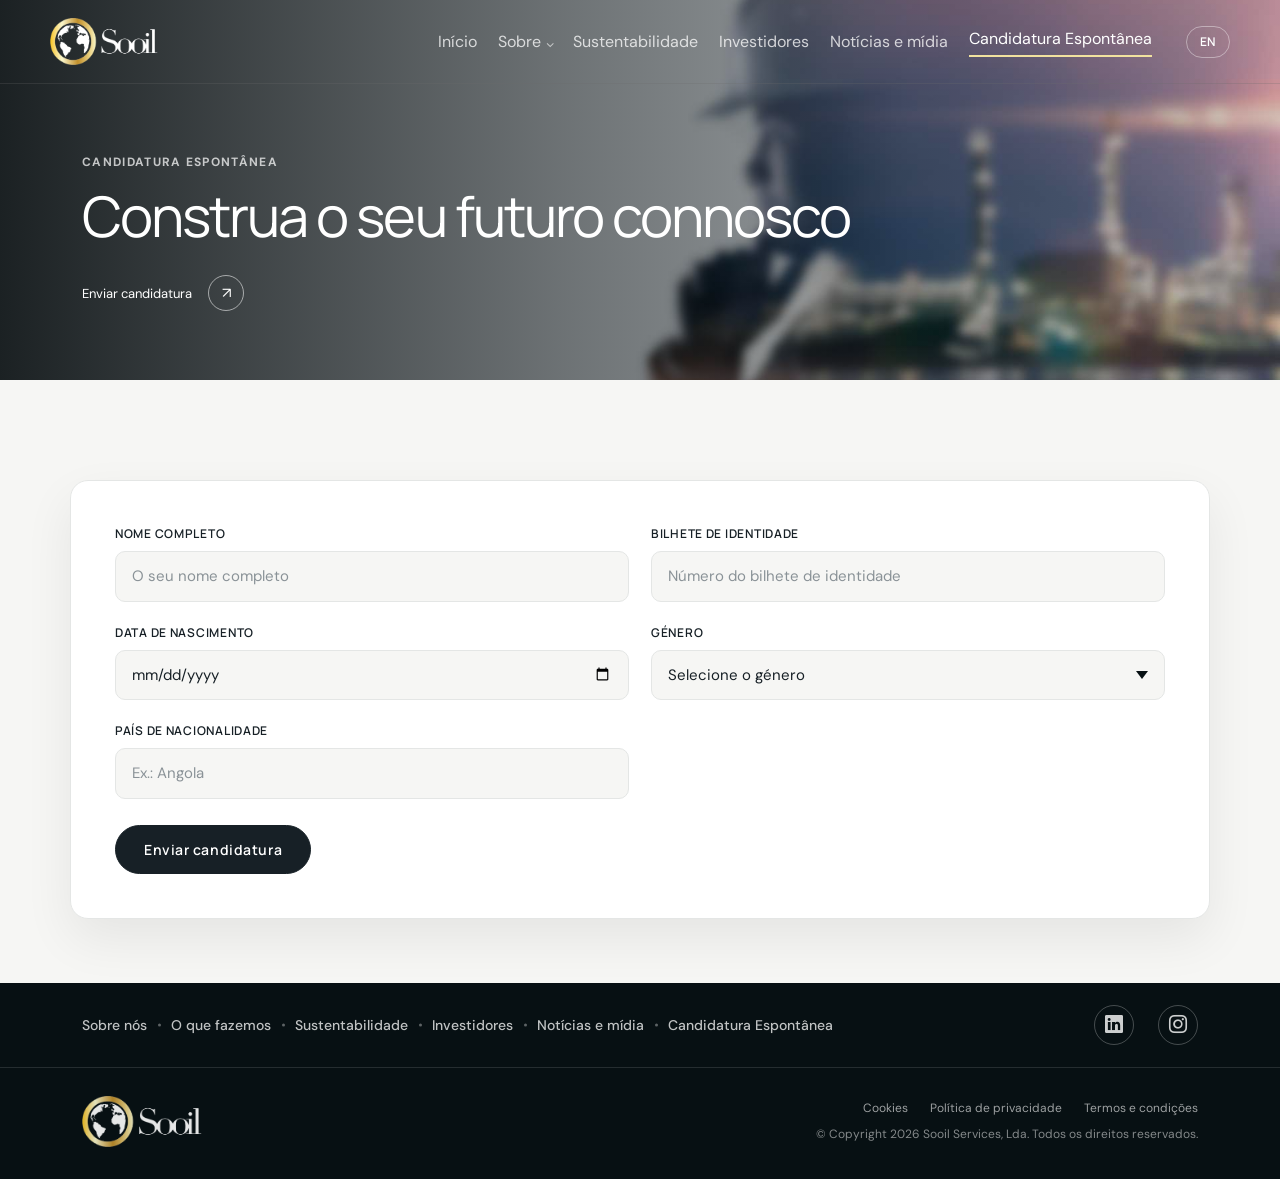
<file: careers.html>
<!doctype html>
<html lang="pt">
  <head>
    <meta charset="UTF-8" />
    <meta name="viewport" content="width=device-width, initial-scale=1.0" />
    <meta
      name="description"
      content="Candidatura Espontânea — Sooil Services, envie-nos a sua candidatura e junte-se à nossa equipa em Angola."
    />
    <title>Candidatura Espontânea — Sooil Services</title>

    <link rel="preconnect" href="https://fonts.googleapis.com" />
    <link rel="preconnect" href="https://fonts.gstatic.com" crossorigin />
    <link rel="icon" type="image/png" href="assets/img/logo/favicone.png" />
    <link rel="icon" type="image/x-icon" href="assets/img/logo/favicone.png" />

    <link
      href="https://fonts.googleapis.com/css2?family=DM+Sans:wght@400;500;600;700&family=Manrope:wght@400;500;600;700&display=swap"
      rel="stylesheet"
    />

    <link
      href="https://cdn.jsdelivr.net/npm/bootstrap@5.3.3/dist/css/bootstrap.min.css"
      rel="stylesheet"
    />

    <!-- Bootstrap Icons -->
    <link
      href="https://cdn.jsdelivr.net/npm/bootstrap-icons@1.11.3/font/bootstrap-icons.min.css"
      rel="stylesheet"
    />
    <link rel="stylesheet" href="assets/css/style.css" />
    <link rel="stylesheet" href="assets/css/about.css" />
    <link
      rel="preload"
      as="image"
      href="assets/img/images/careers-bg.jpg"
      fetchpriority="high"
    />
    <script>
      document.documentElement.classList.add("site-loading");
      window.addEventListener("load", () => {
        window.setTimeout(
          () => document.documentElement.classList.remove("site-loading"),
          250,
        );
      });
    </script>
  </head>
  <body>
    <div class="site-preloader" role="status" aria-label="A carregar o site">
      <span class="site-preloader__spinner" aria-hidden="true"></span>
    </div>
    <!-- HEADER -->
    <header class="header" id="top">
      <a class="brand" href="index.html"
        ><img src="assets/img/logo/logo.png" width="100" height="20" alt=""
      /></a>

      <nav class="desktop-nav" aria-label="Primary navigation">
        <a href="index.html">Home</a>
        <div class="nav-item">
          <a href="#0">About</a>
          <div class="dropdown">
            <a href="about.html">About Us</a>
            <a href="history.html">Our history</a>
            <a href="what-we-do.html">What we do</a>
          </div>
        </div>
        <a href="sustainability.html">Sustainability</a>
        <a href="investors.html">Investors</a>
        <a href="news.html">News &amp; Media</a>
        <a class="active" href="careers.html">Candidatura Espontânea</a>
      </nav>

      <div class="header-actions">
        <button
          class="lang-btn"
          id="langBtn"
          aria-label="Translate to Portuguese"
        >
          EN
        </button>
        <button
          class="menu-btn"
          id="menuBtn"
          aria-label="Open menu"
          aria-expanded="false"
        >
          <span></span>
          <span></span>
          <span></span>
        </button>
      </div>

      <nav class="mobile-nav" id="mobileNav">
        <a href="index.html">Home</a>
        <a href="about.html">About Us</a>
        <a href="history.html">Our history</a>
        <a href="sustainability.html">Sustainability</a>
        <a href="investors.html">Investors</a>
        <a href="news.html">News &amp; Media</a>
        <a class="active" href="careers.html">Candidatura Espontânea</a>
      </nav>
    </header>

    <main>
      <!-- PAGE HERO -->
      <section class="page-hero page-hero--compact">
        <div class="page-hero-bg">
          <img
            src="assets/img/images/careers-bg.jpg"
            alt="Professionals collaborating in an office"
          />
        </div>

        <div class="container">
          <p class="eyebrow light" data-aos="fade-up" data-aos-delay="100">
            Candidatura Espontânea
          </p>
          <h1 data-aos="fade-up" data-aos-delay="200">
            Construa o seu futuro connosco
          </h1>
          <a class="circle-link light" href="#candidatura"
            ><span>Enviar candidatura</span><b>↗</b></a
          >
        </div>
      </section>

      <!-- FORM -->
      <section class="section container" id="candidatura">
        <form class="candidate-form" id="candidaturaForm" data-aos="fade-up">
          <div class="candidate-grid">
            <label class="candidate-field">
              <span>Nome completo</span>
              <input
                type="text"
                name="nome"
                required
                autocomplete="name"
                placeholder="O seu nome completo"
              />
            </label>

            <label class="candidate-field">
              <span>Bilhete de Identidade</span>
              <input
                type="text"
                name="bi"
                required
                placeholder="Número do bilhete de identidade"
              />
            </label>

            <label class="candidate-field">
              <span>Data de nascimento</span>
              <input type="date" name="data_nascimento" required />
            </label>

            <label class="candidate-field">
              <span>Género</span>
              <select name="genero" required>
                <option value="" disabled selected>Selecione o género</option>
                <option value="Masculino">Masculino</option>
                <option value="Feminino">Feminino</option>
              </select>
            </label>

            <label class="candidate-field">
              <span>País de nacionalidade</span>
              <input
                type="text"
                name="pais"
                required
                autocomplete="country-name"
                placeholder="Ex.: Angola"
              />
            </label>
          </div>

          <div class="candidate-actions">
            <button class="candidate-submit" type="submit">
              Enviar candidatura
            </button>
          </div>

          <p class="candidate-note" id="candidaturaOk" hidden>
            O seu programa de e-mail abre com a candidatura preenchida.
          </p>
        </form>
      </section>
    </main>

    <!-- FOOTER -->
    <footer class="bg-dark">
      <div class="footer" data-script="footer">
        <section class="footer--top">
          <article class="container" aria-label="Social">
            <div class="footer--links">
              <ul class="footer--list">
                <li class="footer--listItem">
                  <a href="about.html" class="footer--link text-small"
                    >About Us</a
                  >
                </li>
                <li class="footer--listItem">
                  <a href="what-we-do.html" class="footer--link text-small"
                    >What We Do</a
                  >
                </li>
                <li class="footer--listItem">
                  <a href="sustainability.html" class="footer--link text-small"
                    >Sustainability</a
                  >
                </li>
                <li class="footer--listItem">
                  <a href="investors.html" class="footer--link text-small"
                    >Investors</a
                  >
                </li>
                <li class="footer--listItem">
                  <a href="news.html" class="footer--link text-small"
                    >News &amp; Media</a
                  >
                </li>
                <li class="footer--listItem">
                  <a href="careers.html" class="footer--link text-small"
                    >Candidatura Espontânea</a
                  >
                </li>
              </ul>
            </div>

            <div class="footer--socialMedia">
              <ul class="no-list-style">
                <li class="footer--socialLink">
                  <a href="#" class="footer--socialIcon" aria-label="LinkedIn"
                    ><i class="bi bi-linkedin"></i
                  ></a>
                </li>
                <li class="footer--socialLink">
                  <a
                    href="https://www.instagram.com/sooil_services/"
                    target="_blank"
                    rel="noopener"
                    class="footer--socialIcon"
                    aria-label="Instagram"
                    ><i class="bi bi-instagram"></i
                  ></a>
                </li>
              </ul>
            </div>
          </article>
        </section>

        <section class="footer--bottom">
          <article class="container" aria-label="Brands">
            <div class="footer--brands">
              <a
                href="index.html"
                class="footer--brandLink main"
                aria-label="Sooil Services logo"
              >
                <img
                  fetchpriority="low"
                  src="assets/img/logo/logo.png"
                  alt=""
                  class="base-icon"
                  role="presentation"
                />
              </a>
            </div>

            <div class="footer--privacy">
              <div class="footer--policyLinks">
                <p class="text-extra-small footer--policyWrapper">
                  <a href="#" class="footer--policy" data-policy="cookies"
                    >Cookies</a
                  >
                </p>
                <p class="text-extra-small footer--policyWrapper">
                  <a href="#" class="footer--policy" data-policy="privacy"
                    >Privacy policy</a
                  >
                </p>
                <p class="text-extra-small footer--policyWrapper">
                  <a href="#" class="footer--policy" data-policy="terms"
                    >Terms and conditions</a
                  >
                </p>
              </div>
              <p class="footer--copyright text-extra-small">
                &copy; Copyright 2026 Sooil Services, Lda. All Rights Reserved.
              </p>
            </div>
          </article>
        </section>
      </div>
    </footer>

    <!-- POLICY MODAL -->
    <div class="policy-modal" id="policyModal" aria-hidden="true">
      <div class="policy-modal-backdrop" data-policy-close></div>
      <div
        class="policy-modal-dialog"
        role="dialog"
        aria-modal="true"
        aria-labelledby="policyModalTitle"
      >
        <div class="policy-modal-head">
          <h3 id="policyModalTitle">Privacy center</h3>
          <button
            class="policy-modal-close"
            type="button"
            data-policy-close
            aria-label="Close"
          >
            ✕
          </button>
        </div>

        <div class="policy-modal-body">
          <section class="policy-section" id="policy-cookies">
            <h4>Cookies</h4>
            <p>
              In order to improve your experience on our website, we use cookies
              - small files stored on your device. They help us understand how
              the site is used and allow certain features to work correctly. By
              continuing to browse, you agree to their use. You can disable
              cookies at any time in your browser settings.
            </p>
          </section>

          <section class="policy-section" id="policy-privacy">
            <h4>Privacy policy</h4>
            <p>
              Your privacy matters to us. Sooil Services, Lda only collects the
              personal information you choose to share with us, for example when
              you send an email or a message. We use it solely to respond to you
              and to fulfil legal obligations, and we never sell it to third
              parties. You can request access to, correction of, or deletion of
              your data by contacting ama@sooilservices.com.
            </p>
          </section>

          <section class="policy-section" id="policy-terms">
            <h4>Terms and conditions</h4>
            <p>
              The content on this website is for general information only and
              does not constitute investment, financial or legal advice. Sooil
              Services, Lda owns the content and reserves the right to update
              these terms at any time. Using this website implies acceptance of
              these terms.
            </p>
          </section>
        </div>
      </div>
    </div>

    <button class="back-top" id="backTop" aria-label="Back to top">↑</button>

    <script src="assets/js/script.js"></script>
    <script src="assets/js/i18n.js"></script>

    <script src="assets/js/header-scroll.js"></script>

    <script src="https://cdn.jsdelivr.net/npm/bootstrap@5.3.3/dist/js/bootstrap.bundle.min.js"></script>
  </body>
</html>
</file>
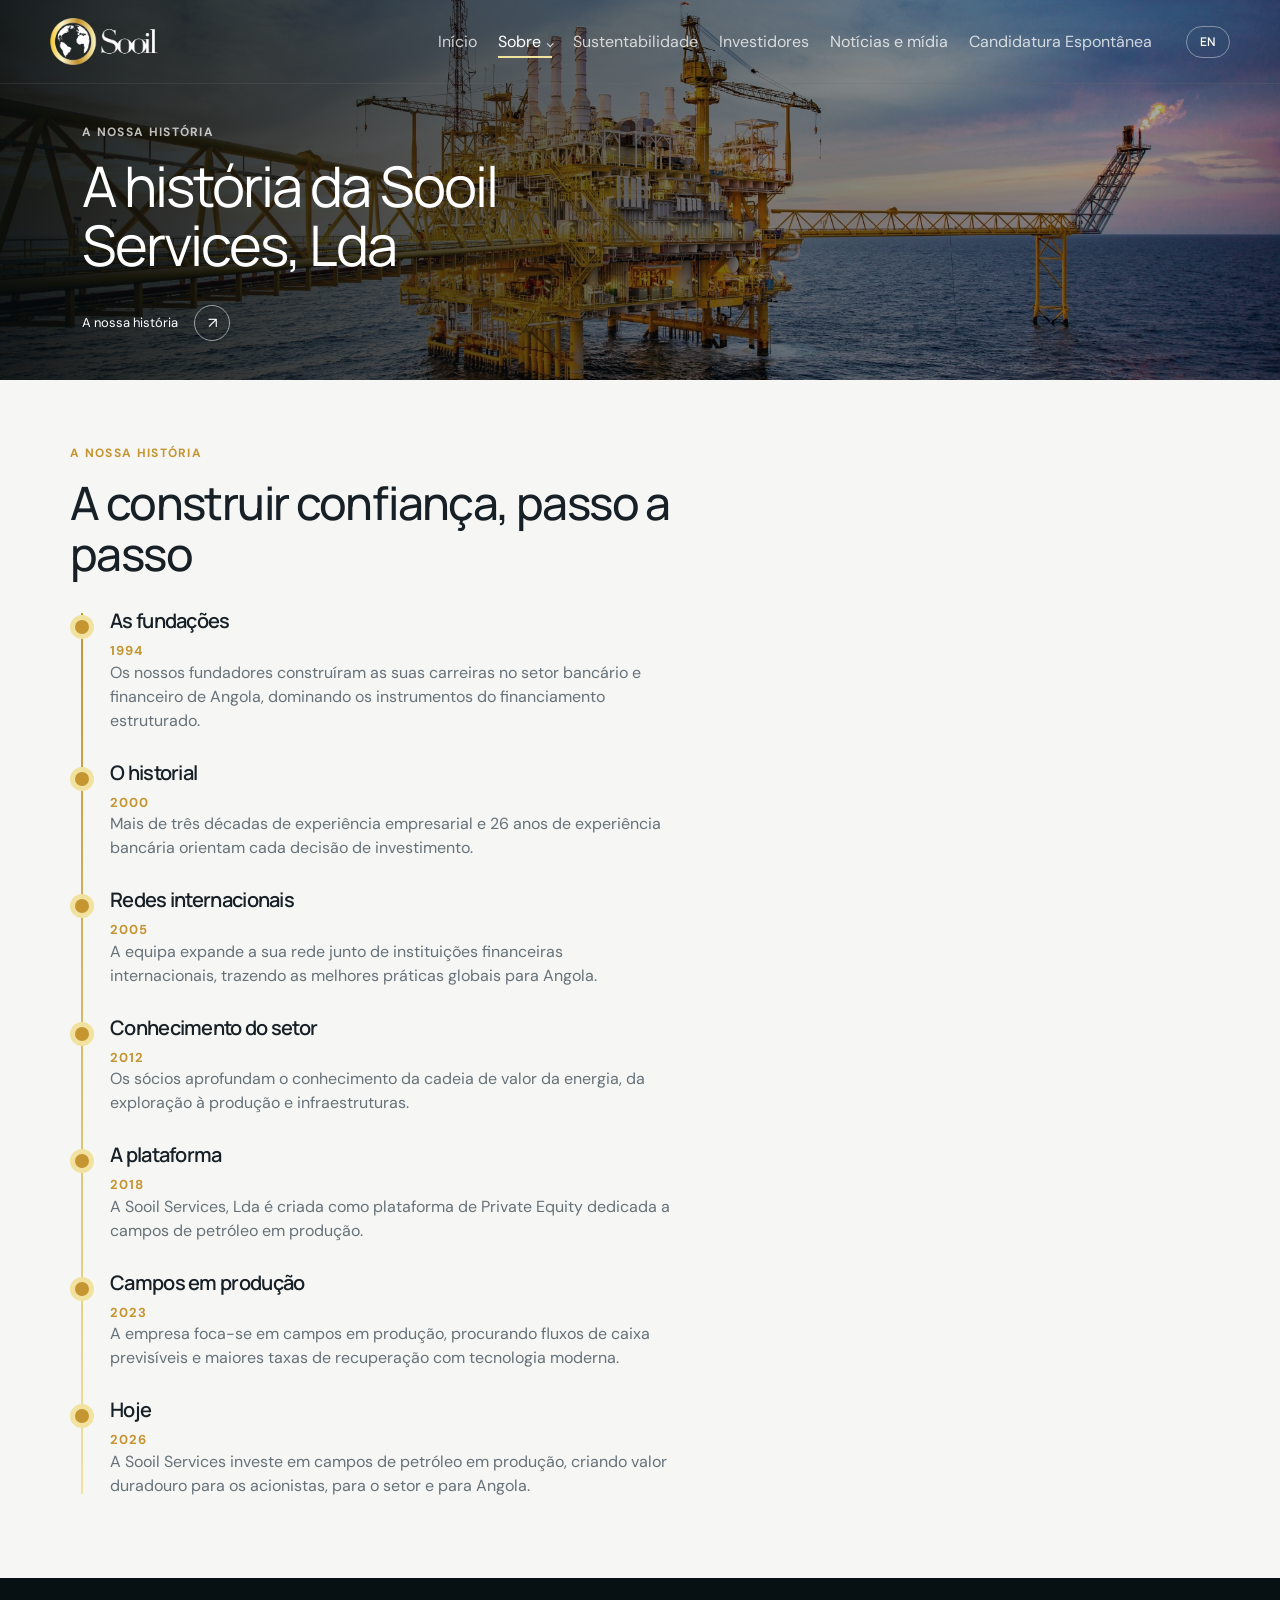
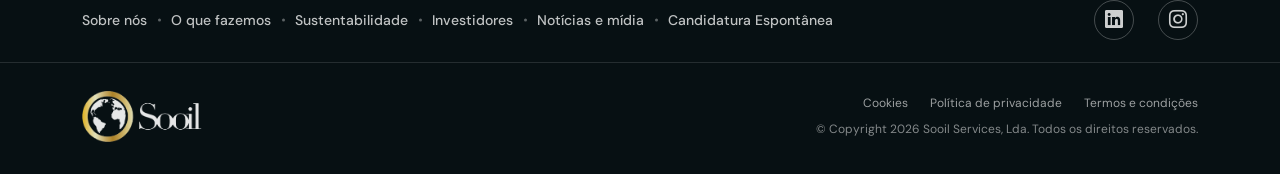
<file: history.html>
<!doctype html>
<html lang="pt">
  <head>
    <meta charset="UTF-8" />
    <meta name="viewport" content="width=device-width, initial-scale=1.0" />
    <meta
      name="description"
      content="The history of SOOIL SERVICES, LDA — an Angolan company specialized in Private Equity for producing oil fields in the Angolan Oil & Gas sector."
    />
    <title>Our History — Sooil Services</title>

    <link rel="preconnect" href="https://fonts.googleapis.com" />
    <link rel="preconnect" href="https://fonts.gstatic.com" crossorigin />
    <link rel="icon" type="image/png" href="assets/img/logo/favicone.png" />
    <link rel="icon" type="image/x-icon" href="assets/img/logo/favicone.png" />

    <link
      href="https://fonts.googleapis.com/css2?family=DM+Sans:wght@400;500;600;700&family=Manrope:wght@400;500;600;700&display=swap"
      rel="stylesheet"
    />

    <link
      href="https://cdn.jsdelivr.net/npm/bootstrap@5.3.3/dist/css/bootstrap.min.css"
      rel="stylesheet"
    />

    <!-- Bootstrap Icons -->
    <link
      href="https://cdn.jsdelivr.net/npm/bootstrap-icons@1.11.3/font/bootstrap-icons.min.css"
      rel="stylesheet"
    />

    <!-- Swiper CSS -->
    <link
      href="https://cdn.jsdelivr.net/npm/swiper@11/swiper-bundle.min.css"
      rel="stylesheet"
    />
    <link rel="stylesheet" href="assets/css/style.css" />
    <link rel="stylesheet" href="assets/css/about.css" />
    <link
      rel="preload"
      as="image"
      href="assets/img/images/slide/slide01.jpg"
      fetchpriority="high"
    />
    <script>
      document.documentElement.classList.add("site-loading");
      window.addEventListener("load", () => {
        window.setTimeout(
          () => document.documentElement.classList.remove("site-loading"),
          250,
        );
      });
    </script>
  </head>
  <body>
    <div class="site-preloader" role="status" aria-label="A carregar o site">
      <span class="site-preloader__spinner" aria-hidden="true"></span>
    </div>
    <!-- HEADER -->
    <header class="header" id="top">
      <a class="brand" href="index.html"
        ><img src="assets/img/logo/logo.png" width="100" height="20" alt=""
      /></a>

      <nav class="desktop-nav" aria-label="Primary navigation">
        <a href="index.html">Home</a>
        <div class="nav-item active">
          <a href="#0">About</a>
          <div class="dropdown">
            <a href="about.html">About Us</a>
            <a href="history.html">Our history</a>
            <a href="what-we-do.html">What we do</a>
          </div>
        </div>
        <a href="sustainability.html">Sustainability</a>
        <a href="investors.html">Investors</a>
        <a href="news.html">News &amp; Media</a>
        <a href="careers.html">Candidatura Espontânea</a>
      </nav>

      <div class="header-actions">
        <button
          class="lang-btn"
          id="langBtn"
          aria-label="Translate to Portuguese"
        >
          EN
        </button>
        <button
          class="menu-btn"
          id="menuBtn"
          aria-label="Open menu"
          aria-expanded="false"
        >
          <span></span>
          <span></span>
          <span></span>
        </button>
      </div>

      <nav class="mobile-nav" id="mobileNav">
        <a href="index.html">Home</a>
        <a href="about.html">About Us</a>
        <a href="history.html">Our history</a>
        <a href="sustainability.html">Sustainability</a>
        <a href="investors.html">Investors</a>
        <a href="news.html">News &amp; Media</a>
        <a href="careers.html">Candidatura Espontânea</a>
      </nav>
    </header>

    <main>
      <!-- PAGE HERO -->
      <section class="page-hero page-hero--compact">
        <div class="page-hero-bg">
          <img
            class="hero-bg active"
            data-slide="0"
            src="assets/img/images/slide/slide01.jpg"
            alt="Professional working at an industrial facility"
          />
        </div>

        <div class="container">
          <p class="eyebrow light" data-aos="fade-up" data-aos-delay="100">
            Our history
          </p>
          <h1 data-aos="fade-up" data-aos-delay="200">
            The story of Sooil<br />
            Services, Lda
          </h1>
          <a class="circle-link light" href="#milestones"
            ><span>Our story</span><b>↗</b></a
          >
        </div>
      </section>

      <!-- MILESTONES -->
      <section class="section container" id="milestones">
        <div class="section-heading" data-aos="fade-up">
          <p class="eyebrow">Our history</p>
          <h2>Building trust, step by step</h2>
        </div>

        <div class="timeline" data-aos="fade-up">
          <div class="timeline-item">
            <span class="timeline-dot"></span>
            <div class="timeline-head">
              <h3>The foundations</h3>
              <span class="timeline-year">1994</span>
            </div>
            <p>
              Our founders built their careers in Angola's banking and financial
              sector, mastering the tools of structured finance.
            </p>
          </div>
          <div class="timeline-item">
            <span class="timeline-dot"></span>
            <div class="timeline-head">
              <h3>The track record</h3>
              <span class="timeline-year">2000</span>
            </div>
            <p>
              More than three decades of business experience and 26 years of
              banking expertise guide every investment decision.
            </p>
          </div>
          <div class="timeline-item">
            <span class="timeline-dot"></span>
            <div class="timeline-head">
              <h3>International networks</h3>
              <span class="timeline-year">2005</span>
            </div>
            <p>
              The team expands its network across international financial
              institutions, bringing global best practices to Angola.
            </p>
          </div>
          <div class="timeline-item">
            <span class="timeline-dot"></span>
            <div class="timeline-head">
              <h3>Sector expertise</h3>
              <span class="timeline-year">2012</span>
            </div>
            <p>
              Partners deepen their knowledge of the energy value chain, from
              exploration to production and infrastructure.
            </p>
          </div>
          <div class="timeline-item">
            <span class="timeline-dot"></span>
            <div class="timeline-head">
              <h3>The platform</h3>
              <span class="timeline-year">2018</span>
            </div>
            <p>
              Sooil Services, Lda is established as a Private Equity platform
              dedicated to producing oil fields.
            </p>
          </div>
          <div class="timeline-item">
            <span class="timeline-dot"></span>
            <div class="timeline-head">
              <h3>Producing fields</h3>
              <span class="timeline-year">2023</span>
            </div>
            <p>
              The company focuses on producing fields, targeting predictable
              cash flows and higher recovery rates with modern technology.
            </p>
          </div>
          <div class="timeline-item">
            <span class="timeline-dot"></span>
            <div class="timeline-head">
              <h3>Today</h3>
              <span class="timeline-year">2026</span>
            </div>
            <p>
              Sooil Services invests in producing oil fields, creating lasting
              value for shareholders, for the sector and for Angola.
            </p>
          </div>
        </div>
      </section>
    </main>

    <!-- FOOTER -->
    <footer class="bg-dark">
      <div class="footer" data-script="footer">
        <section class="footer--top">
          <article class="container" aria-label="Social">
            <div class="footer--links">
              <ul class="footer--list">
                <li class="footer--listItem">
                  <a href="about.html" class="footer--link text-small"
                    >About Us</a
                  >
                </li>
                <li class="footer--listItem">
                  <a href="what-we-do.html" class="footer--link text-small"
                    >What We Do</a
                  >
                </li>
                <li class="footer--listItem">
                  <a href="sustainability.html" class="footer--link text-small"
                    >Sustainability</a
                  >
                </li>
                <li class="footer--listItem">
                  <a href="investors.html" class="footer--link text-small"
                    >Investors</a
                  >
                </li>
                <li class="footer--listItem">
                  <a href="news.html" class="footer--link text-small"
                    >News &amp; Media</a
                  >
                </li>
                <li class="footer--listItem">
                  <a href="careers.html" class="footer--link text-small"
                    >Candidatura Espontânea</a
                  >
                </li>
              </ul>
            </div>

            <div class="footer--socialMedia">
              <ul class="no-list-style">
                <li class="footer--socialLink">
                  <a href="#" class="footer--socialIcon" aria-label="LinkedIn"
                    ><i class="bi bi-linkedin"></i
                  ></a>
                </li>
                <li class="footer--socialLink">
                  <a
                    href="https://www.instagram.com/sooil_services/"
                    target="_blank"
                    rel="noopener"
                    class="footer--socialIcon"
                    aria-label="Instagram"
                    ><i class="bi bi-instagram"></i
                  ></a>
                </li>
              </ul>
            </div>
          </article>
        </section>

        <section class="footer--bottom">
          <article class="container" aria-label="Brands">
            <div class="footer--brands">
              <a
                href="index.html"
                class="footer--brandLink main"
                aria-label="Sooil Services logo"
              >
                <img
                  fetchpriority="low"
                  src="assets/img/logo/logo.png"
                  alt=""
                  class="base-icon"
                  role="presentation"
                />
              </a>
            </div>

            <div class="footer--privacy">
              <div class="footer--policyLinks">
                <p class="text-extra-small footer--policyWrapper">
                  <a href="#" class="footer--policy" data-policy="cookies"
                    >Cookies</a
                  >
                </p>
                <p class="text-extra-small footer--policyWrapper">
                  <a href="#" class="footer--policy" data-policy="privacy"
                    >Privacy policy</a
                  >
                </p>
                <p class="text-extra-small footer--policyWrapper">
                  <a href="#" class="footer--policy" data-policy="terms"
                    >Terms and conditions</a
                  >
                </p>
              </div>
              <p class="footer--copyright text-extra-small">
                &copy; Copyright 2026 Sooil Services, Lda. All Rights Reserved.
              </p>
            </div>
          </article>
        </section>
      </div>
    </footer>

    <!-- POLICY MODAL -->
    <div class="policy-modal" id="policyModal" aria-hidden="true">
      <div class="policy-modal-backdrop" data-policy-close></div>
      <div
        class="policy-modal-dialog"
        role="dialog"
        aria-modal="true"
        aria-labelledby="policyModalTitle"
      >
        <div class="policy-modal-head">
          <h3 id="policyModalTitle">Privacy center</h3>
          <button
            class="policy-modal-close"
            type="button"
            data-policy-close
            aria-label="Close"
          >
            ✕
          </button>
        </div>

        <div class="policy-modal-body">
          <section class="policy-section" id="policy-cookies">
            <h4>Cookies</h4>
            <p>
              In order to improve your experience on our website, we use cookies
              - small files stored on your device. They help us understand how
              the site is used and allow certain features to work correctly. By
              continuing to browse, you agree to their use. You can disable
              cookies at any time in your browser settings.
            </p>
          </section>

          <section class="policy-section" id="policy-privacy">
            <h4>Privacy policy</h4>
            <p>
              Your privacy matters to us. Sooil Services, Lda only collects the
              personal information you choose to share with us, for example when
              you send an email or a message. We use it solely to respond to you
              and to fulfil legal obligations, and we never sell it to third
              parties. You can request access to, correction of, or deletion of
              your data by contacting ama@sooilservices.com.
            </p>
          </section>

          <section class="policy-section" id="policy-terms">
            <h4>Terms and conditions</h4>
            <p>
              The content on this website is for general information only and
              does not constitute investment, financial or legal advice. Sooil
              Services, Lda owns the content and reserves the right to update
              these terms at any time. Using this website implies acceptance of
              these terms.
            </p>
          </section>
        </div>
      </div>
    </div>

    <button class="back-top" id="backTop" aria-label="Back to top">↑</button>

    <!-- Swiper JS -->
    <script src="https://cdn.jsdelivr.net/npm/swiper@11/swiper-bundle.min.js"></script>

    <script src="assets/js/script.js"></script>

    <script src="assets/js/i18n.js"></script>

    <script src="assets/js/hero-slider.js"></script>
    <script src="assets/js/header-scroll.js"></script>

    <script src="https://cdn.jsdelivr.net/npm/bootstrap@5.3.3/dist/js/bootstrap.bundle.min.js"></script>
  </body>
</html>
</file>
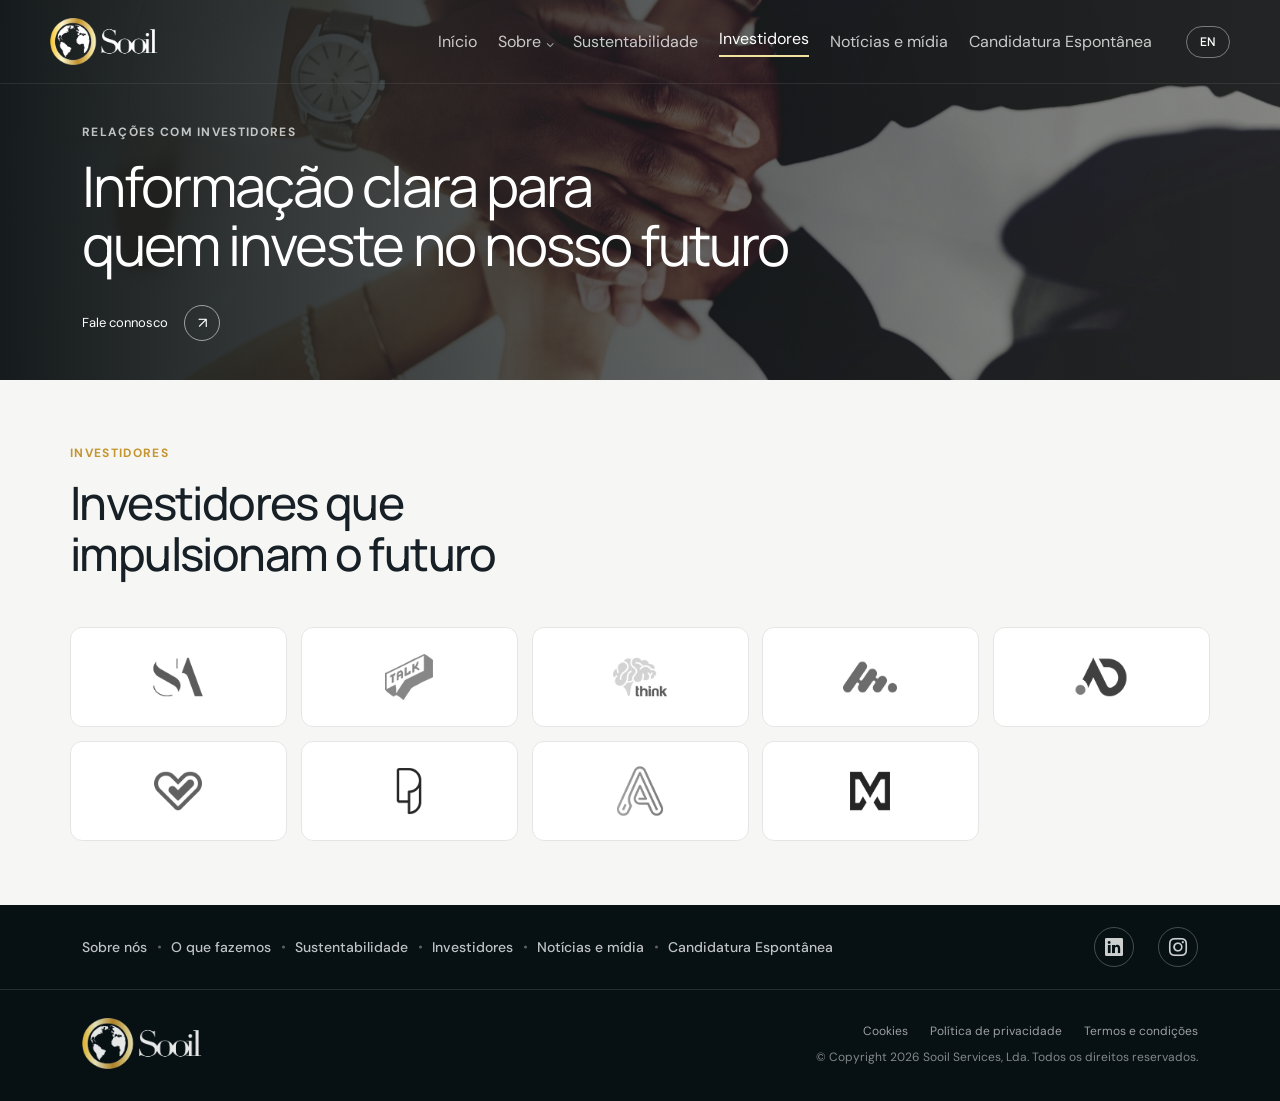
<file: investors.html>
<!doctype html>
<html lang="pt">
  <head>
    <meta charset="UTF-8" />
    <meta name="viewport" content="width=device-width, initial-scale=1.0" />
    <meta
      name="description"
      content="Investors — Sooil Services, clear information for those investing in the future of Angola's oil & gas."
    />
    <title>Investors — Sooil Services</title>

    <link rel="preconnect" href="https://fonts.googleapis.com" />
    <link rel="preconnect" href="https://fonts.gstatic.com" crossorigin />
    <link rel="icon" type="image/png" href="assets/img/logo/favicone.png" />
    <link rel="icon" type="image/x-icon" href="assets/img/logo/favicone.png" />

    <link
      href="https://fonts.googleapis.com/css2?family=DM+Sans:wght@400;500;600;700&family=Manrope:wght@400;500;600;700&display=swap"
      rel="stylesheet"
    />

    <link
      href="https://cdn.jsdelivr.net/npm/bootstrap@5.3.3/dist/css/bootstrap.min.css"
      rel="stylesheet"
    />

    <!-- Bootstrap Icons -->
    <link
      href="https://cdn.jsdelivr.net/npm/bootstrap-icons@1.11.3/font/bootstrap-icons.min.css"
      rel="stylesheet"
    />
    <link rel="stylesheet" href="assets/css/style.css" />
    <link rel="stylesheet" href="assets/css/about.css" />
    <link
      rel="preload"
      as="image"
      href="assets/img/images/title_bg.jpg"
      fetchpriority="high"
    />
    <script>
      document.documentElement.classList.add("site-loading");
      window.addEventListener("load", () => {
        window.setTimeout(
          () => document.documentElement.classList.remove("site-loading"),
          250,
        );
      });
    </script>
  </head>
  <body>
    <div class="site-preloader" role="status" aria-label="A carregar o site">
      <span class="site-preloader__spinner" aria-hidden="true"></span>
    </div>
    <!-- HEADER -->
    <header class="header" id="top">
      <a class="brand" href="index.html"
        ><img src="assets/img/logo/logo.png" width="100" height="20" alt=""
      /></a>

      <nav class="desktop-nav" aria-label="Primary navigation">
        <a href="index.html">Home</a>
        <div class="nav-item">
          <a href="#0">About</a>
          <div class="dropdown">
            <a href="about.html">About Us</a>
            <a href="history.html">Our history</a>
            <a href="what-we-do.html">What we do</a>
          </div>
        </div>
        <a href="sustainability.html">Sustainability</a>
        <a class="active" href="investors.html">Investors</a>
        <a href="news.html">News &amp; Media</a>
        <a href="careers.html">Candidatura Espontânea</a>
      </nav>

      <div class="header-actions">
        <button
          class="lang-btn"
          id="langBtn"
          aria-label="Translate to Portuguese"
        >
          EN
        </button>
        <button
          class="menu-btn"
          id="menuBtn"
          aria-label="Open menu"
          aria-expanded="false"
        >
          <span></span>
          <span></span>
          <span></span>
        </button>
      </div>

      <nav class="mobile-nav" id="mobileNav">
        <a href="index.html">Home</a>
        <a href="about.html">About Us</a>
        <a href="history.html">Our history</a>
        <a href="sustainability.html">Sustainability</a>
        <a class="active" href="investors.html">Investors</a>
        <a href="news.html">News &amp; Media</a>
        <a href="careers.html">Candidatura Espontânea</a>
      </nav>
    </header>

    <main>
      <!-- PAGE HERO -->
      <section class="page-hero page-hero--compact">
        <div class="page-hero-bg">
          <img
            src="assets/img/images/title_bg.jpg"
            alt="Financial sector professionals"
          />
        </div>

        <div class="container">
          <p class="eyebrow light" data-aos="fade-up" data-aos-delay="100">
            Investor Relations
          </p>
          <h1 data-aos="fade-up" data-aos-delay="200">
            Clear information for<br />
            those investing in our future
          </h1>
          <a class="circle-link light" href="about.html#contact"
            ><span>Contact us</span><b>↗</b></a
          >
        </div>
      </section>

      <!-- INVESTOR LOGOS -->
      <section class="section container">
        <div class="split-heading investor-heading" data-aos="fade-up">
          <div>
            <p class="eyebrow">Investors</p>
            <h2>Investors fueling<br />the future</h2>
          </div>
        </div>

        <div class="investor-logo-grid">
          <a class="investor-logo" href="#" data-aos="fade-up"
            ><img src="assets/img/images/partners/01.png" alt=""
          /></a>
          <a class="investor-logo" href="#" data-aos="fade-up"
            ><img src="assets/img/images/partners/02.png" alt=""
          /></a>
          <a class="investor-logo" href="#" data-aos="fade-up"
            ><img src="assets/img/images/partners/03.png" alt=""
          /></a>
          <a class="investor-logo" href="#" data-aos="fade-up"
            ><img src="assets/img/images/partners/04.png" alt=""
          /></a>
          <a class="investor-logo" href="#" data-aos="fade-up"
            ><img src="assets/img/images/partners/05.png" alt=""
          /></a>
          <a class="investor-logo" href="#" data-aos="fade-up"
            ><img src="assets/img/images/partners/06.png" alt=""
          /></a>
          <a class="investor-logo" href="#" data-aos="fade-up"
            ><img src="assets/img/images/partners/07.png" alt=""
          /></a>
          <a class="investor-logo" href="#" data-aos="fade-up"
            ><img src="assets/img/images/partners/08.png" alt=""
          /></a>
          <a class="investor-logo" href="#" data-aos="fade-up"
            ><img src="assets/img/images/partners/09.png" alt=""
          /></a>
        </div>
      </section>
    </main>

    <!-- FOOTER -->
    <footer class="bg-dark">
      <div class="footer" data-script="footer">
        <section class="footer--top">
          <article class="container" aria-label="Social">
            <div class="footer--links">
              <ul class="footer--list">
                <li class="footer--listItem">
                  <a href="about.html" class="footer--link text-small"
                    >About Us</a
                  >
                </li>
                <li class="footer--listItem">
                  <a href="what-we-do.html" class="footer--link text-small"
                    >What We Do</a
                  >
                </li>
                <li class="footer--listItem">
                  <a href="sustainability.html" class="footer--link text-small"
                    >Sustainability</a
                  >
                </li>
                <li class="footer--listItem">
                  <a href="investors.html" class="footer--link text-small"
                    >Investors</a
                  >
                </li>
                <li class="footer--listItem">
                  <a href="news.html" class="footer--link text-small"
                    >News &amp; Media</a
                  >
                </li>
                <li class="footer--listItem">
                  <a href="careers.html" class="footer--link text-small"
                    >Candidatura Espontânea</a
                  >
                </li>
              </ul>
            </div>

            <div class="footer--socialMedia">
              <ul class="no-list-style">
                <li class="footer--socialLink">
                  <a href="#" class="footer--socialIcon" aria-label="LinkedIn"
                    ><i class="bi bi-linkedin"></i
                  ></a>
                </li>
                <li class="footer--socialLink">
                  <a
                    href="https://www.instagram.com/sooil_services/"
                    target="_blank"
                    rel="noopener"
                    class="footer--socialIcon"
                    aria-label="Instagram"
                    ><i class="bi bi-instagram"></i
                  ></a>
                </li>
              </ul>
            </div>
          </article>
        </section>

        <section class="footer--bottom">
          <article class="container" aria-label="Brands">
            <div class="footer--brands">
              <a
                href="index.html"
                class="footer--brandLink main"
                aria-label="Sooil Services logo"
              >
                <img
                  fetchpriority="low"
                  src="assets/img/logo/logo.png"
                  alt=""
                  class="base-icon"
                  role="presentation"
                />
              </a>
            </div>

            <div class="footer--privacy">
              <div class="footer--policyLinks">
                <p class="text-extra-small footer--policyWrapper">
                  <a href="#" class="footer--policy" data-policy="cookies"
                    >Cookies</a
                  >
                </p>
                <p class="text-extra-small footer--policyWrapper">
                  <a href="#" class="footer--policy" data-policy="privacy"
                    >Privacy policy</a
                  >
                </p>
                <p class="text-extra-small footer--policyWrapper">
                  <a href="#" class="footer--policy" data-policy="terms"
                    >Terms and conditions</a
                  >
                </p>
              </div>
              <p class="footer--copyright text-extra-small">
                &copy; Copyright 2026 Sooil Services, Lda. All Rights Reserved.
              </p>
            </div>
          </article>
        </section>
      </div>
    </footer>

    <!-- POLICY MODAL -->
    <div class="policy-modal" id="policyModal" aria-hidden="true">
      <div class="policy-modal-backdrop" data-policy-close></div>
      <div
        class="policy-modal-dialog"
        role="dialog"
        aria-modal="true"
        aria-labelledby="policyModalTitle"
      >
        <div class="policy-modal-head">
          <h3 id="policyModalTitle">Privacy center</h3>
          <button
            class="policy-modal-close"
            type="button"
            data-policy-close
            aria-label="Close"
          >
            ✕
          </button>
        </div>

        <div class="policy-modal-body">
          <section class="policy-section" id="policy-cookies">
            <h4>Cookies</h4>
            <p>
              In order to improve your experience on our website, we use cookies
              - small files stored on your device. They help us understand how
              the site is used and allow certain features to work correctly. By
              continuing to browse, you agree to their use. You can disable
              cookies at any time in your browser settings.
            </p>
          </section>

          <section class="policy-section" id="policy-privacy">
            <h4>Privacy policy</h4>
            <p>
              Your privacy matters to us. Sooil Services, Lda only collects the
              personal information you choose to share with us, for example when
              you send an email or a message. We use it solely to respond to you
              and to fulfil legal obligations, and we never sell it to third
              parties. You can request access to, correction of, or deletion of
              your data by contacting ama@sooilservices.com.
            </p>
          </section>

          <section class="policy-section" id="policy-terms">
            <h4>Terms and conditions</h4>
            <p>
              The content on this website is for general information only and
              does not constitute investment, financial or legal advice. Sooil
              Services, Lda owns the content and reserves the right to update
              these terms at any time. Using this website implies acceptance of
              these terms.
            </p>
          </section>
        </div>
      </div>
    </div>

    <button class="back-top" id="backTop" aria-label="Back to top">↑</button>

    <script src="assets/js/script.js"></script>
    <script src="assets/js/i18n.js"></script>

    <script src="assets/js/hero-slider.js"></script>
    <script src="assets/js/header-scroll.js"></script>

    <script src="https://cdn.jsdelivr.net/npm/bootstrap@5.3.3/dist/js/bootstrap.bundle.min.js"></script>
  </body>
</html>
</file>
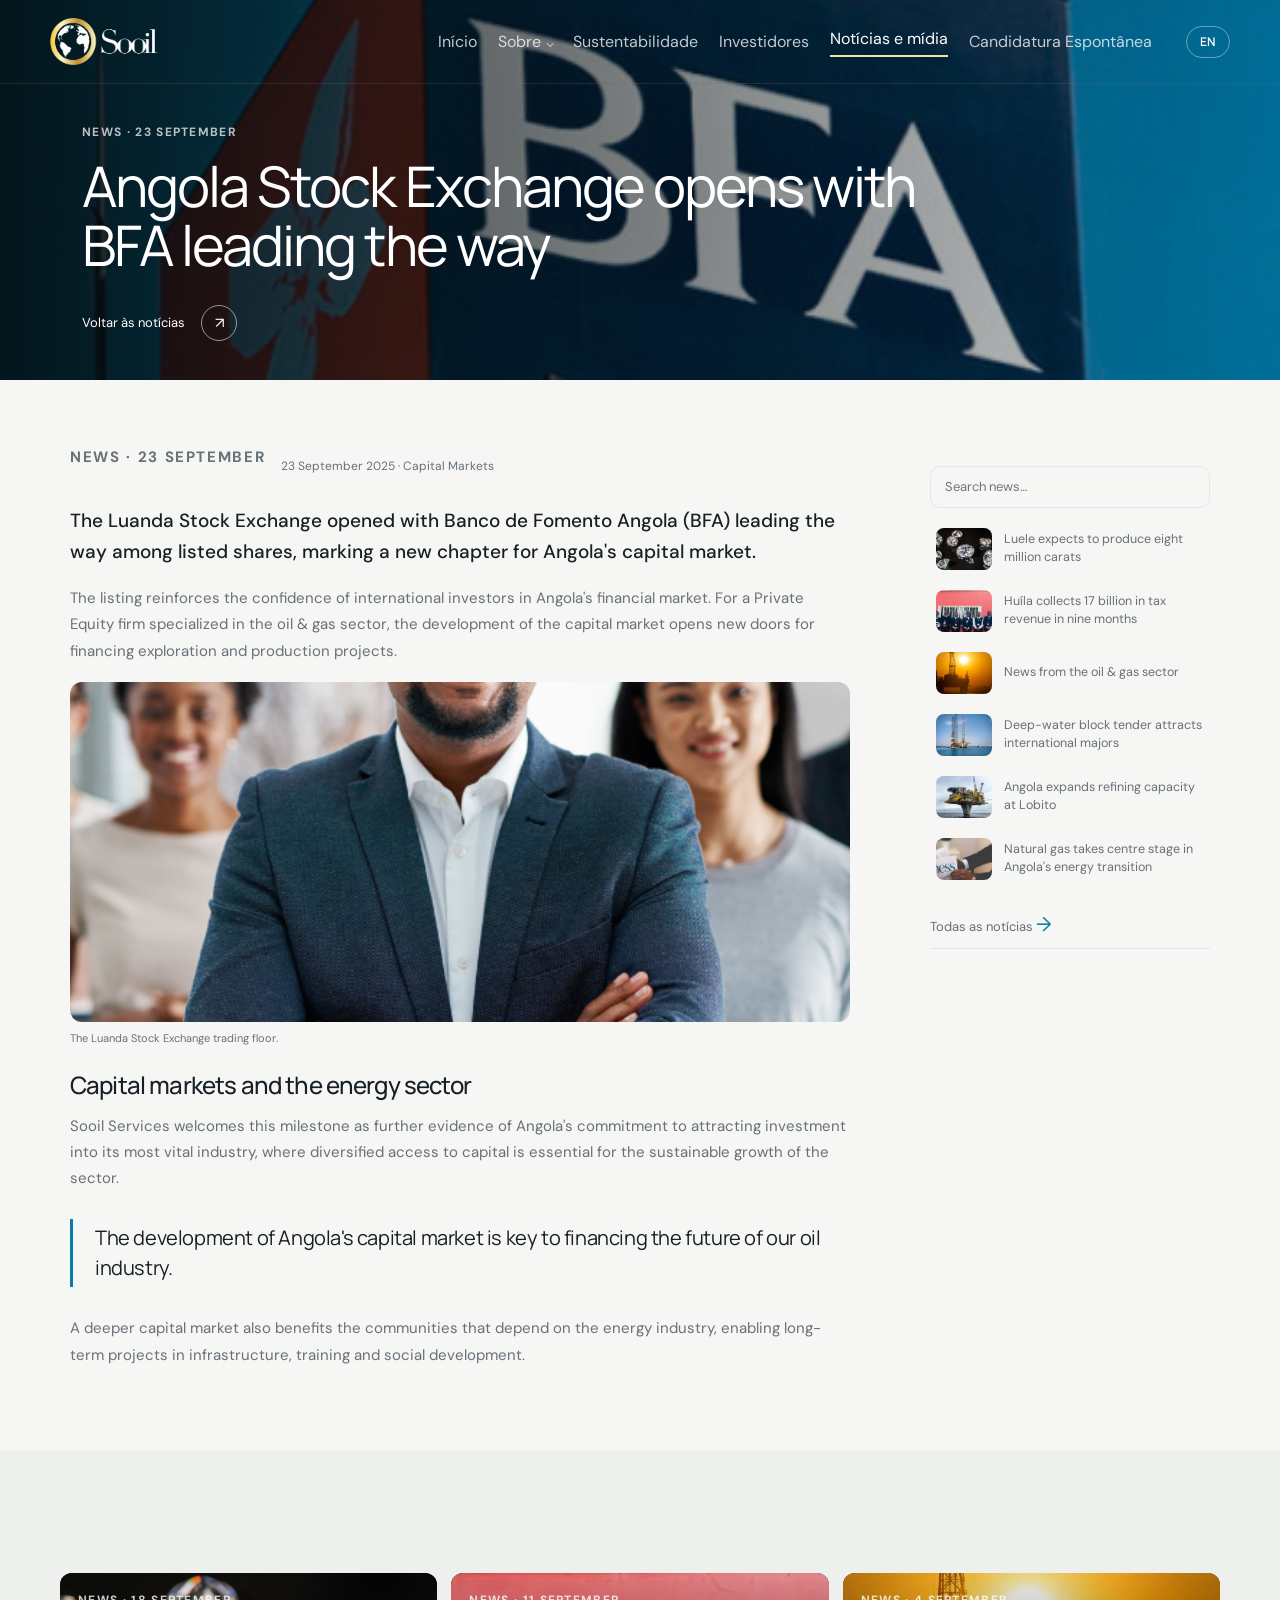
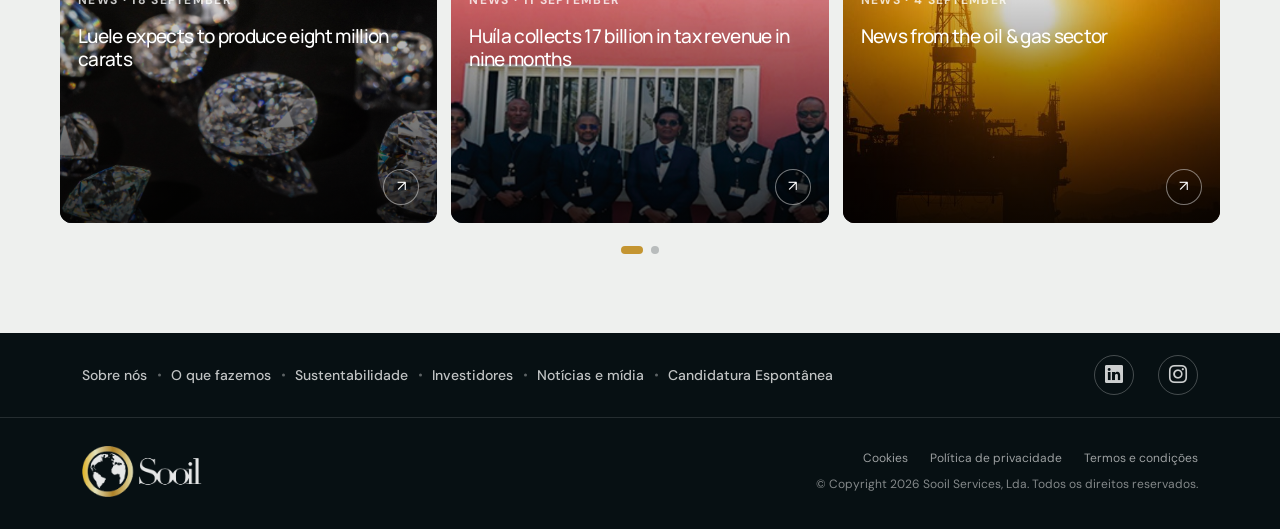
<file: news-details.html>
<!doctype html>
<html lang="pt">
  <head>
    <meta charset="UTF-8" />
    <meta name="viewport" content="width=device-width, initial-scale=1.0" />
    <meta
      name="description"
      content="Angola Stock Exchange opens with BFA leading the way — Sooil Services"
    />
    <title>Angola Stock Exchange opens with BFA leading the way — Sooil Services</title>

    <link rel="preconnect" href="https://fonts.googleapis.com" />
    <link rel="preconnect" href="https://fonts.gstatic.com" crossorigin />
    <link rel="icon" type="image/png" href="assets/img/logo/favicone.png" />
    <link rel="icon" type="image/x-icon" href="assets/img/logo/favicone.png" />

    <link
      href="https://fonts.googleapis.com/css2?family=DM+Sans:wght@400;500;600;700&family=Manrope:wght@400;500;600;700&display=swap"
      rel="stylesheet"
    />

    <link
      href="https://cdn.jsdelivr.net/npm/bootstrap@5.3.3/dist/css/bootstrap.min.css"
      rel="stylesheet"
    />

    <!-- Bootstrap Icons -->
    <link
      href="https://cdn.jsdelivr.net/npm/bootstrap-icons@1.11.3/font/bootstrap-icons.min.css"
      rel="stylesheet"
    />

    <!-- Swiper CSS -->
    <link
      href="https://cdn.jsdelivr.net/npm/swiper@11/swiper-bundle.min.css"
      rel="stylesheet"
    />
    <link rel="stylesheet" href="assets/css/style.css" />
    <link rel="stylesheet" href="assets/css/about.css" />
      <link rel="preload" as="image" href="assets/img/images/gallery/full/bfa.png" fetchpriority="high" />
      <script>document.documentElement.classList.add('site-loading');window.addEventListener('load',()=>{window.setTimeout(()=>document.documentElement.classList.remove('site-loading'),250);});</script>
  </head>
  <body>
    <div class="site-preloader" role="status" aria-label="A carregar o site">
      <span class="site-preloader__spinner" aria-hidden="true"></span>
    </div>
    <!-- HEADER -->
    <header class="header" id="top">
      <a class="brand" href="index.html"
        ><img src="assets/img/logo/logo.png" width="100" height="20" alt=""
      /></a>

      <nav class="desktop-nav" aria-label="Primary navigation">
        <a href="index.html">Home</a>
        <div class="nav-item">
          <a href="#0">About</a>
          <div class="dropdown">
            <a href="about.html">About Us</a>
            <a href="history.html">Our history</a>
            <a href="what-we-do.html">What we do</a>
          </div>
        </div>
        <a href="sustainability.html">Sustainability</a>
        <a href="investors.html">Investors</a>
        <a class="active" href="news.html">News &amp; Media</a>
        <a href="careers.html">Candidatura Espontânea</a>
      </nav>

      <div class="header-actions">
        <button
          class="lang-btn"
          id="langBtn"
          aria-label="Translate to Portuguese"
        >
          EN
        </button>
        <button
          class="menu-btn"
          id="menuBtn"
          aria-label="Open menu"
          aria-expanded="false"
        >
          <span></span>
          <span></span>
          <span></span>
        </button>
      </div>

      <nav class="mobile-nav" id="mobileNav">
        <a href="index.html">Home</a>
        <a href="about.html">About Us</a>
        <a href="history.html">Our history</a>
        <a href="sustainability.html">Sustainability</a>
        <a href="investors.html">Investors</a>
        <a class="active" href="news.html">News &amp; Media</a>
        <a href="careers.html">Candidatura Espontânea</a>
      </nav>
    </header>

    <main>
      <!-- PAGE HERO -->
      <section class="page-hero page-hero--compact">
        <div class="page-hero-bg">
          <img
            id="articleHeroImg"
            src="assets/img/images/gallery/full/bfa.png"
            alt="Angola Stock Exchange opens with BFA leading the way"
          />
        </div>

        <div class="container">
          <p class="eyebrow light" id="articleHeroEyebrow" data-aos="fade-up" data-aos-delay="100">
            News · 23 September
          </p>
          <h1 id="articleHeroTitle" data-aos="fade-up" data-aos-delay="200">
            Angola Stock Exchange opens with<br />
            BFA leading the way
          </h1>
          <a class="circle-link light" href="news.html" data-aos="fade-up" data-aos-delay="300"
            ><span>Back to news</span><b>↗</b></a
          >
        </div>
      </section>

      <!-- ARTICLE -->
      <section class="section container">
        <div class="article-layout">
          <article class="article-prose">
            <div class="article-meta">
              <p class="eyebrow" id="articleMetaEyebrow">
                News · 23 September
              </p>
              <time id="articleMetaTime">23 September 2025 · Capital Markets</time>
            </div>

            <div id="articleBody">
              <p class="lead">
              The Luanda Stock Exchange opened with Banco de Fomento Angola
              (BFA) leading the way among listed shares, marking a new chapter
              for Angola's capital market.
            </p>

            <p>
              The listing reinforces the confidence of international investors
              in Angola's financial market. For a Private Equity firm
              specialized in the oil &amp; gas sector, the development of the
              capital market opens new doors for financing exploration and
              production projects.
            </p>

            <figure class="article-figure">
              <img
                src="assets/img/images/gallery/full/1.png"
                alt="The Luanda Stock Exchange trading floor"
              / data-aos="fade-in">
              <figcaption>The Luanda Stock Exchange trading floor.</figcaption>
            </figure>

            <h2>Capital markets and the energy sector</h2>

            <p>
              Sooil Services welcomes this milestone as further evidence of
              Angola's commitment to attracting investment into its most vital
              industry, where diversified access to capital is essential for
              the sustainable growth of the sector.
            </p>

            <blockquote class="article-quote">
              <p>
                The development of Angola's capital market is key to financing
                the future of our oil industry.
              </p>
            </blockquote>

            <p>
              A deeper capital market also benefits the communities that depend
              on the energy industry, enabling long-term projects in
              infrastructure, training and social development.
            </p>
            </div>
          </article>

          <aside class="article-aside">
 

            <div class="news-finder">
              <input
                class="news-filter"
                id="newsFilterInput"
                type="search"
                placeholder="Search news…"
                aria-label="Search news"
              />
              <div class="news-filter-list" id="newsFilterList"></div>
              <p class="news-filter-empty" id="newsFilterEmpty" hidden>
                No results
              </p>
            </div>

            <a class="text-link" href="news.html"
              >All news <span>→</span></a
            >
          </aside>
        </div>
      </section>

      <!-- RELATED NEWS -->
      <section class="news-section">
        <div class="container">
          <div class="split-heading" data-aos="fade-up">
            <div><h2>Related news</h2></div>
            <a class="circle-link" href="news.html"
              ><span>View more news</span><b>↗</b></a
            >
          </div>

          <div class="swiper related-swiper">
            <div class="swiper-wrapper" id="relatedGrid">
              <div class="swiper-slide">
                <article class="news-card" data-aos="fade-up">
                  <img
                    class="news-cover"
                    src="assets/img/images/gallery/full/diamante.png"
                    alt="Luele expects to produce eight million carats"
                  />
                  <p class="eyebrow">News · 23 September</p>
                  <h3>Luele expects to produce eight million carats</h3>
                  <a
                    class="icon-round"
                    href="news-details.html?id=luele-eight-million-carats"
                    aria-label="Read article"
                    >↗</a
                  >
                </article>
              </div>
              <div class="swiper-slide">
                <article class="news-card" data-aos="fade-up">
                  <img
                    class="news-cover"
                    src="assets/img/images/gallery/full/huila.png"
                    alt="Huíla collects 17 billion in tax revenue in nine months"
                  />
                  <p class="eyebrow">News · 23 September</p>
                  <h3>
                    Huíla collects 17 billion in tax revenue in nine months
                  </h3>
                  <a
                    class="icon-round"
                    href="news-details.html?id=huila-tax-revenue"
                    aria-label="Read article"
                    >↗</a
                  >
                </article>
              </div>
              <div class="swiper-slide">
                <article class="news-card" data-aos="fade-up">
                  <img
                    class="news-cover"
                    src="assets/img/images/gallery/full/01.jpg"
                    alt="News from the oil and gas sector"
                  />
                  <p class="eyebrow">News · Sooil</p>
                  <h3>News from the oil &amp; gas sector</h3>
                  <a
                    class="icon-round"
                    href="news-details.html?id=oil-gas-sector-news"
                    aria-label="Read article"
                    >↗</a
                  >
                </article>
              </div>
              <div class="swiper-slide">
                <article class="news-card" data-aos="fade-up">
                  <img
                    class="news-cover"
                    src="assets/img/images/gallery/full/03.jpg"
                    alt="Deep-water block tender attracts international interest"
                  />
                  <p class="eyebrow">News · 25 September</p>
                  <h3>Deep-water block tender attracts international interest</h3>
                  <a
                    class="icon-round"
                    href="news-details.html?id=deep-water-block-tender"
                    aria-label="Read article"
                    >↗</a
                  >
                </article>
              </div>
            </div>
            <div class="swiper-pagination related-pagination"></div>
          </div>
        </div>
      </section>
    </main>



    <!-- FOOTER -->
    <footer class="bg-dark">
      <div class="footer" data-script="footer">
        <section class="footer--top">
          <article class="container" aria-label="Social">
            <div class="footer--links">
              <ul class="footer--list">
                <li class="footer--listItem">
                  <a
                    href="about.html"
                    class="footer--link text-small"
                    >About Us</a
                  >
                </li>
                <li class="footer--listItem">
                  <a
                    href="what-we-do.html"
                    class="footer--link text-small"
                    >What We Do</a
                  >
                </li>
                <li class="footer--listItem">
                  <a
                    href="sustainability.html"
                    class="footer--link text-small"
                    >Sustainability</a
                  >
                </li>
                <li class="footer--listItem">
                  <a
                    href="investors.html"
                    class="footer--link text-small"
                    >Investors</a
                  >
                </li>
                <li class="footer--listItem">
                  <a
                    href="news.html"
                    class="footer--link text-small"
                    >News &amp; Media</a
                  >
                </li>
                <li class="footer--listItem">
                  <a
                    href="careers.html"
                    class="footer--link text-small"
                    >Candidatura Espontânea</a
                  >
                </li>
              </ul>
            </div>

            <div class="footer--socialMedia">
              <ul class="no-list-style">
                <li class="footer--socialLink">
                  <a
                    href="#"
                    class="footer--socialIcon"
                    aria-label="LinkedIn"
                    ><i class="bi bi-linkedin"></i></a
                  >
                </li>
                <li class="footer--socialLink">
                  <a
                    href="https://www.instagram.com/sooil_services/"
                    target="_blank"
                    rel="noopener"
                    class="footer--socialIcon"
                    aria-label="Instagram"
                    ><i class="bi bi-instagram"></i></a
                  >
                </li>
              </ul>
            </div>
          </article>
        </section>

        <section class="footer--bottom">
          <article class="container" aria-label="Brands">
            <div class="footer--brands">
              <a
                href="index.html"
                class="footer--brandLink main"
                aria-label="Sooil Services logo"
              >
                <img
                  fetchpriority="low"
                  src="assets/img/logo/logo.png"
                  alt=""
                  class="base-icon"
                  role="presentation"
                />
              </a>
            </div>

            <div class="footer--privacy">
              <div class="footer--policyLinks">
                <p class="text-extra-small footer--policyWrapper">
                  <a href="#" class="footer--policy" data-policy="cookies">Cookies</a>
                </p>
                <p class="text-extra-small footer--policyWrapper">
                  <a href="#" class="footer--policy" data-policy="privacy">Privacy policy</a>
                </p>
                <p class="text-extra-small footer--policyWrapper">
                  <a href="#" class="footer--policy" data-policy="terms">Terms and conditions</a>
                </p>
              </div>
              <p class="footer--copyright text-extra-small">
                &copy; Copyright 2026 Sooil Services, Lda. All Rights Reserved.
              </p>
            </div>
          </article>
        </section>
      </div>
    </footer>

    <!-- POLICY MODAL -->
    <div class="policy-modal" id="policyModal" aria-hidden="true">
      <div class="policy-modal-backdrop" data-policy-close></div>
      <div
        class="policy-modal-dialog"
        role="dialog"
        aria-modal="true"
        aria-labelledby="policyModalTitle"
      >
        <div class="policy-modal-head">
          <h3 id="policyModalTitle">Privacy center</h3>
          <button
            class="policy-modal-close"
            type="button"
            data-policy-close
            aria-label="Close"
          >
            ✕
          </button>
        </div>

        <div class="policy-modal-body">
          <section class="policy-section" id="policy-cookies">
            <h4>Cookies</h4>
            <p>
              In order to improve your experience on our website, we use cookies
              - small files stored on your device. They help us understand how
              the site is used and allow certain features to work correctly. By
              continuing to browse, you agree to their use. You can disable
              cookies at any time in your browser settings.
            </p>
          </section>

          <section class="policy-section" id="policy-privacy">
            <h4>Privacy policy</h4>
            <p>
              Your privacy matters to us. Sooil Services, Lda only collects the
              personal information you choose to share with us, for example when
              you send an email or a message. We use it solely to respond to you
              and to fulfil legal obligations, and we never sell it to third
              parties. You can request access to, correction of, or deletion of
              your data by contacting ama@sooilservices.com.
            </p>
          </section>

          <section class="policy-section" id="policy-terms">
            <h4>Terms and conditions</h4>
            <p>
              The content on this website is for general information only and
              does not constitute investment, financial or legal advice. Sooil
              Services, Lda owns the content and reserves the right to update
              these terms at any time. Using this website implies acceptance of
              these terms.
            </p>
          </section>
        </div>
      </div>
    </div>

    <button class="back-top" id="backTop" aria-label="Back to top">↑</button>

    <script src="https://cdn.jsdelivr.net/npm/swiper@11/swiper-bundle.min.js"></script>
    <script src="assets/js/script.js"></script>
    <script src="assets/js/i18n.js"></script>
    <script src="assets/js/news.js"></script>

    <script src="assets/js/hero-slider.js"></script>
    <script src="assets/js/header-scroll.js"></script>

    <script src="https://cdn.jsdelivr.net/npm/bootstrap@5.3.3/dist/js/bootstrap.bundle.min.js"></script>
  </body>
</html>
</file>
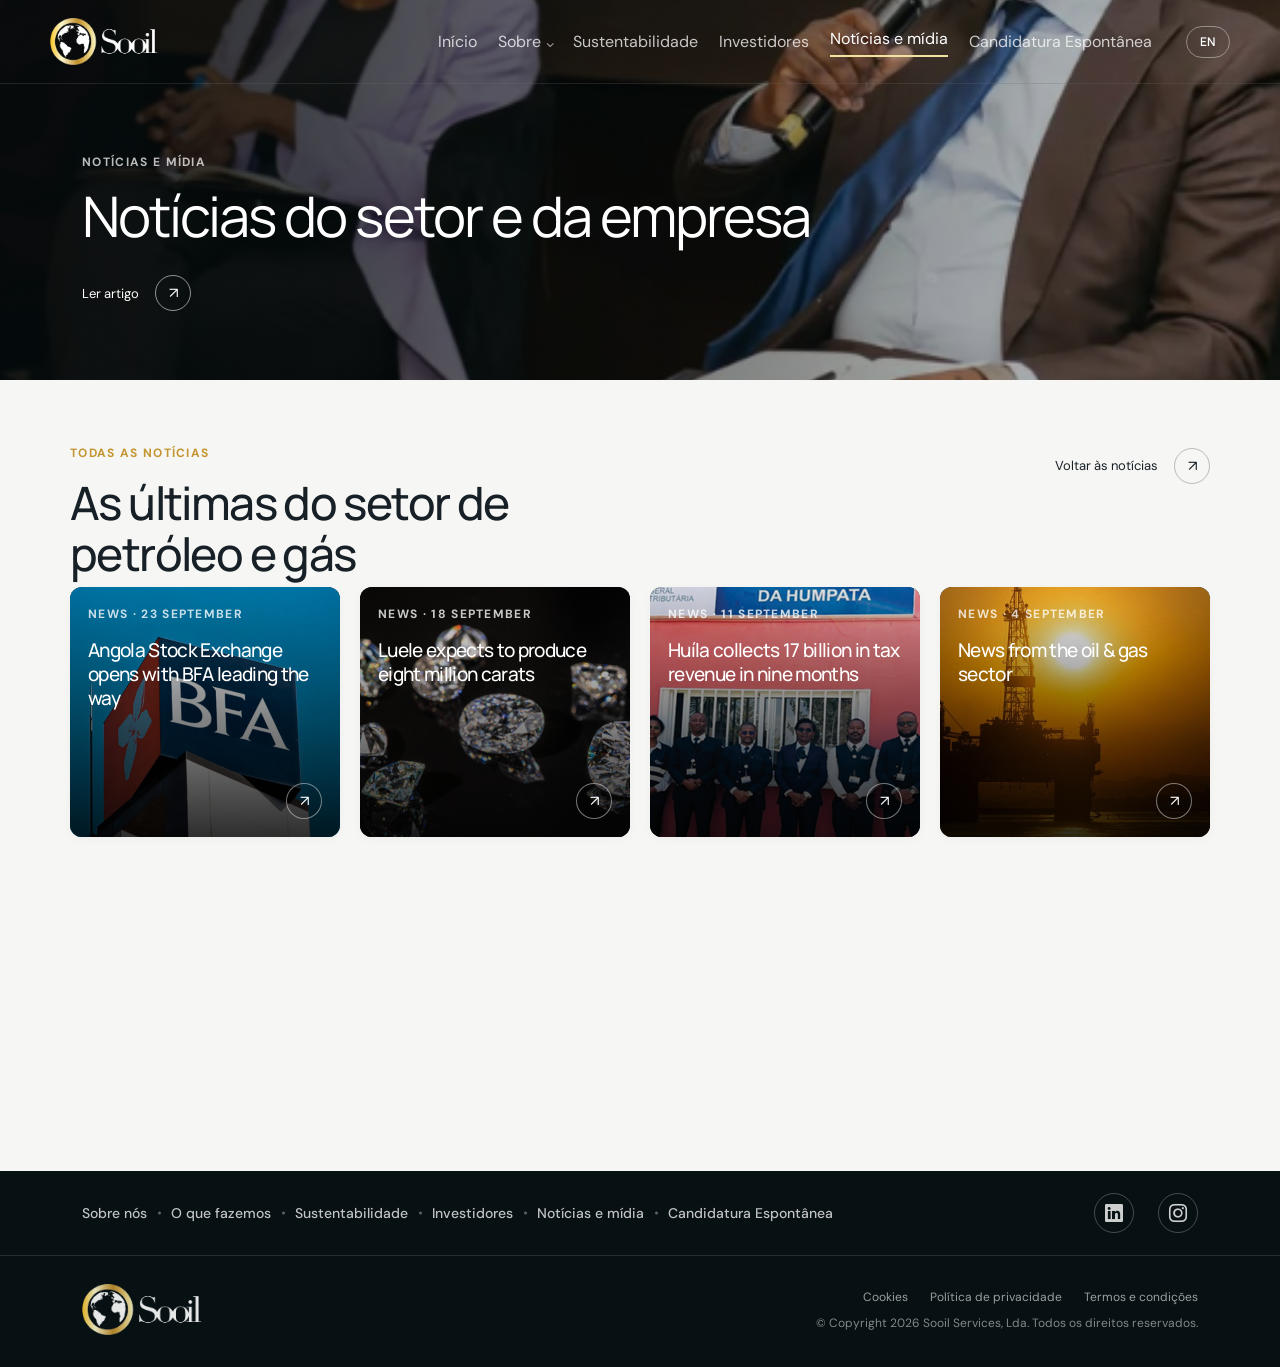
<file: news.html>
<!doctype html>
<html lang="pt">
  <head>
    <meta charset="UTF-8" />
    <meta name="viewport" content="width=device-width, initial-scale=1.0" />
    <meta
      name="description"
      content="Notícias e Media — Sooil Services, o mais recente do sector do petróleo e gás em Angola."
    />
    <title>News &amp; Media — Sooil Services</title>

    <link rel="preconnect" href="https://fonts.googleapis.com" />
    <link rel="preconnect" href="https://fonts.gstatic.com" crossorigin />
    <link rel="icon" type="image/png" href="assets/img/logo/favicone.png" />
    <link rel="icon" type="image/x-icon" href="assets/img/logo/favicone.png" />

    <link
      href="https://fonts.googleapis.com/css2?family=DM+Sans:wght@400;500;600;700&family=Manrope:wght@400;500;600;700&display=swap"
      rel="stylesheet"
    />

    <link
      href="https://cdn.jsdelivr.net/npm/bootstrap@5.3.3/dist/css/bootstrap.min.css"
      rel="stylesheet"
    />

    <!-- Bootstrap Icons -->
    <link
      href="https://cdn.jsdelivr.net/npm/bootstrap-icons@1.11.3/font/bootstrap-icons.min.css"
      rel="stylesheet"
    />
    <link rel="stylesheet" href="assets/css/style.css" />
    <link rel="stylesheet" href="assets/css/about.css" />
    <link
      rel="preload"
      as="image"
      href="assets/img/images/gallery/full/sector.png"
      fetchpriority="high"
    />
    <script>
      document.documentElement.classList.add("site-loading");
      window.addEventListener("load", () => {
        window.setTimeout(
          () => document.documentElement.classList.remove("site-loading"),
          250,
        );
      });
    </script>
  </head>
  <body>
    <div class="site-preloader" role="status" aria-label="A carregar o site">
      <span class="site-preloader__spinner" aria-hidden="true"></span>
    </div>
    <!-- HEADER -->
    <header class="header" id="top">
      <a class="brand" href="index.html"
        ><img src="assets/img/logo/logo.png" width="100" height="20" alt=""
      /></a>

      <nav class="desktop-nav" aria-label="Primary navigation">
        <a href="index.html">Home</a>
        <div class="nav-item">
          <a href="#0">About</a>
          <div class="dropdown">
            <a href="about.html">About Us</a>
            <a href="history.html">Our history</a>
            <a href="what-we-do.html">What we do</a>
          </div>
        </div>
        <a href="sustainability.html">Sustainability</a>
        <a href="investors.html">Investors</a>
        <a class="active" href="news.html">News &amp; Media</a>
        <a href="careers.html">Candidatura Espontânea</a>
      </nav>

      <div class="header-actions">
        <button
          class="lang-btn"
          id="langBtn"
          aria-label="Translate to Portuguese"
        >
          EN
        </button>
        <button
          class="menu-btn"
          id="menuBtn"
          aria-label="Open menu"
          aria-expanded="false"
        >
          <span></span>
          <span></span>
          <span></span>
        </button>
      </div>

      <nav class="mobile-nav" id="mobileNav">
        <a href="index.html">Home</a>
        <a href="about.html">About Us</a>
        <a href="history.html">Our history</a>
        <a href="sustainability.html">Sustainability</a>
        <a href="investors.html">Investors</a>
        <a class="active" href="news.html">News &amp; Media</a>
        <a href="careers.html">Candidatura Espontânea</a>
      </nav>
    </header>

    <main>
      <!-- PAGE HERO -->
      <section class="page-hero page-hero--compact">
        <div class="page-hero-bg">
          <img
            src="assets/img/images/gallery/full/sector.png"
            alt="Oil and gas sector imagery"
          />
        </div>

        <div class="container">
          <p class="eyebrow light" data-aos="fade-up" data-aos-delay="100">
            News &amp; Media
          </p>
          <h1 data-aos="fade-up" data-aos-delay="200">
            Sector and company news
          </h1>
          <a
            class="circle-link light"
            href="news-details.html?id=bfa-stock-exchange"
            ><span>Read article</span><b>↗</b></a
          >
        </div>
      </section>

      <!-- FEATURED -->
      <section class="section container">
        <div class="split-heading" data-aos="fade-up">
          <div>
            <p class="eyebrow">All news</p>
            <h2>The latest from the oil &amp; gas sector</h2>
          </div>
          <a class="circle-link" href="index.html"
            ><span>Back to news</span><b>↗</b></a
          >
        </div>

        <div class="news-grid" id="newsPageGrid">
          <article class="news-card featured" data-aos="fade-up">
            <img
              class="news-cover"
              src="assets/img/images/gallery/full/bfa.png"
              alt="Angola Stock Exchange opens with BFA leading the way"
            />
            <p class="eyebrow">News · 23 September</p>
            <h3>Angola Stock Exchange opens with BFA leading the way</h3>
            <a
              class="icon-round"
              href="news-details.html?id=bfa-stock-exchange"
              aria-label="Read article"
              >↗</a
            >
          </article>

          <article class="news-card" data-aos="fade-up">
            <img
              class="news-cover"
              src="assets/img/images/gallery/full/diamante.png"
              alt="Luele expects to produce eight million carats"
            />
            <p class="eyebrow">News · Sooil</p>
            <h3>Luele expects to produce eight million carats</h3>
            <a
              class="icon-round"
              href="news-details.html?id=luele-eight-million-carats"
              aria-label="Read article"
              >↗</a
            >
          </article>

          <article class="news-card" data-aos="fade-up">
            <img
              class="news-cover"
              src="assets/img/images/gallery/full/huila.png"
              alt="Huíla collects 17 billion in tax revenue in nine months"
            />
            <p class="eyebrow">News · Sooil</p>
            <h3>Huíla collects 17 billion in tax revenue in nine months</h3>
            <a
              class="icon-round"
              href="news-details.html?id=huila-tax-revenue"
              aria-label="Read article"
              >↗</a
            >
          </article>

          <article class="news-card" data-aos="fade-up">
            <img
              class="news-cover"
              src="assets/img/images/gallery/full/01.jpg"
              alt="News from the oil and gas sector"
            />
            <p class="eyebrow">News · Sooil</p>
            <h3>News from the oil &amp; gas sector</h3>
            <a
              class="icon-round"
              href="news-details.html?id=oil-gas-sector-news"
              aria-label="Read article"
              >↗</a
            >
          </article>
        </div>
      </section>
    </main>

    <!-- FOOTER -->
    <footer class="bg-dark">
      <div class="footer" data-script="footer">
        <section class="footer--top">
          <article class="container" aria-label="Social">
            <div class="footer--links">
              <ul class="footer--list">
                <li class="footer--listItem">
                  <a href="about.html" class="footer--link text-small"
                    >About Us</a
                  >
                </li>
                <li class="footer--listItem">
                  <a href="what-we-do.html" class="footer--link text-small"
                    >What We Do</a
                  >
                </li>
                <li class="footer--listItem">
                  <a href="sustainability.html" class="footer--link text-small"
                    >Sustainability</a
                  >
                </li>
                <li class="footer--listItem">
                  <a href="investors.html" class="footer--link text-small"
                    >Investors</a
                  >
                </li>
                <li class="footer--listItem">
                  <a href="news.html" class="footer--link text-small"
                    >News &amp; Media</a
                  >
                </li>
                <li class="footer--listItem">
                  <a href="careers.html" class="footer--link text-small"
                    >Candidatura Espontânea</a
                  >
                </li>
              </ul>
            </div>

            <div class="footer--socialMedia">
              <ul class="no-list-style">
                <li class="footer--socialLink">
                  <a href="#" class="footer--socialIcon" aria-label="LinkedIn"
                    ><i class="bi bi-linkedin"></i
                  ></a>
                </li>
                <li class="footer--socialLink">
                  <a
                    href="https://www.instagram.com/sooil_services/"
                    target="_blank"
                    rel="noopener"
                    class="footer--socialIcon"
                    aria-label="Instagram"
                    ><i class="bi bi-instagram"></i
                  ></a>
                </li>
              </ul>
            </div>
          </article>
        </section>

        <section class="footer--bottom">
          <article class="container" aria-label="Brands">
            <div class="footer--brands">
              <a
                href="index.html"
                class="footer--brandLink main"
                aria-label="Sooil Services logo"
              >
                <img
                  fetchpriority="low"
                  src="assets/img/logo/logo.png"
                  alt=""
                  class="base-icon"
                  role="presentation"
                />
              </a>
            </div>

            <div class="footer--privacy">
              <div class="footer--policyLinks">
                <p class="text-extra-small footer--policyWrapper">
                  <a href="#" class="footer--policy" data-policy="cookies"
                    >Cookies</a
                  >
                </p>
                <p class="text-extra-small footer--policyWrapper">
                  <a href="#" class="footer--policy" data-policy="privacy"
                    >Privacy policy</a
                  >
                </p>
                <p class="text-extra-small footer--policyWrapper">
                  <a href="#" class="footer--policy" data-policy="terms"
                    >Terms and conditions</a
                  >
                </p>
              </div>
              <p class="footer--copyright text-extra-small">
                &copy; Copyright 2026 Sooil Services, Lda. All Rights Reserved.
              </p>
            </div>
          </article>
        </section>
      </div>
    </footer>

    <!-- POLICY MODAL -->
    <div class="policy-modal" id="policyModal" aria-hidden="true">
      <div class="policy-modal-backdrop" data-policy-close></div>
      <div
        class="policy-modal-dialog"
        role="dialog"
        aria-modal="true"
        aria-labelledby="policyModalTitle"
      >
        <div class="policy-modal-head">
          <h3 id="policyModalTitle">Privacy center</h3>
          <button
            class="policy-modal-close"
            type="button"
            data-policy-close
            aria-label="Close"
          >
            ✕
          </button>
        </div>

        <div class="policy-modal-body">
          <section class="policy-section" id="policy-cookies">
            <h4>Cookies</h4>
            <p>
              In order to improve your experience on our website, we use cookies
              - small files stored on your device. They help us understand how
              the site is used and allow certain features to work correctly. By
              continuing to browse, you agree to their use. You can disable
              cookies at any time in your browser settings.
            </p>
          </section>

          <section class="policy-section" id="policy-privacy">
            <h4>Privacy policy</h4>
            <p>
              Your privacy matters to us. Sooil Services, Lda only collects the
              personal information you choose to share with us, for example when
              you send an email or a message. We use it solely to respond to you
              and to fulfil legal obligations, and we never sell it to third
              parties. You can request access to, correction of, or deletion of
              your data by contacting ama@sooilservices.com.
            </p>
          </section>

          <section class="policy-section" id="policy-terms">
            <h4>Terms and conditions</h4>
            <p>
              The content on this website is for general information only and
              does not constitute investment, financial or legal advice. Sooil
              Services, Lda owns the content and reserves the right to update
              these terms at any time. Using this website implies acceptance of
              these terms.
            </p>
          </section>
        </div>
      </div>
    </div>

    <button class="back-top" id="backTop" aria-label="Back to top">↑</button>

    <script src="assets/js/script.js"></script>
    <script src="assets/js/i18n.js"></script>
    <script src="assets/js/news.js"></script>

    <script src="assets/js/hero-slider.js"></script>
    <script src="assets/js/header-scroll.js"></script>

    <script src="https://cdn.jsdelivr.net/npm/bootstrap@5.3.3/dist/js/bootstrap.bundle.min.js"></script>
  </body>
</html>
</file>
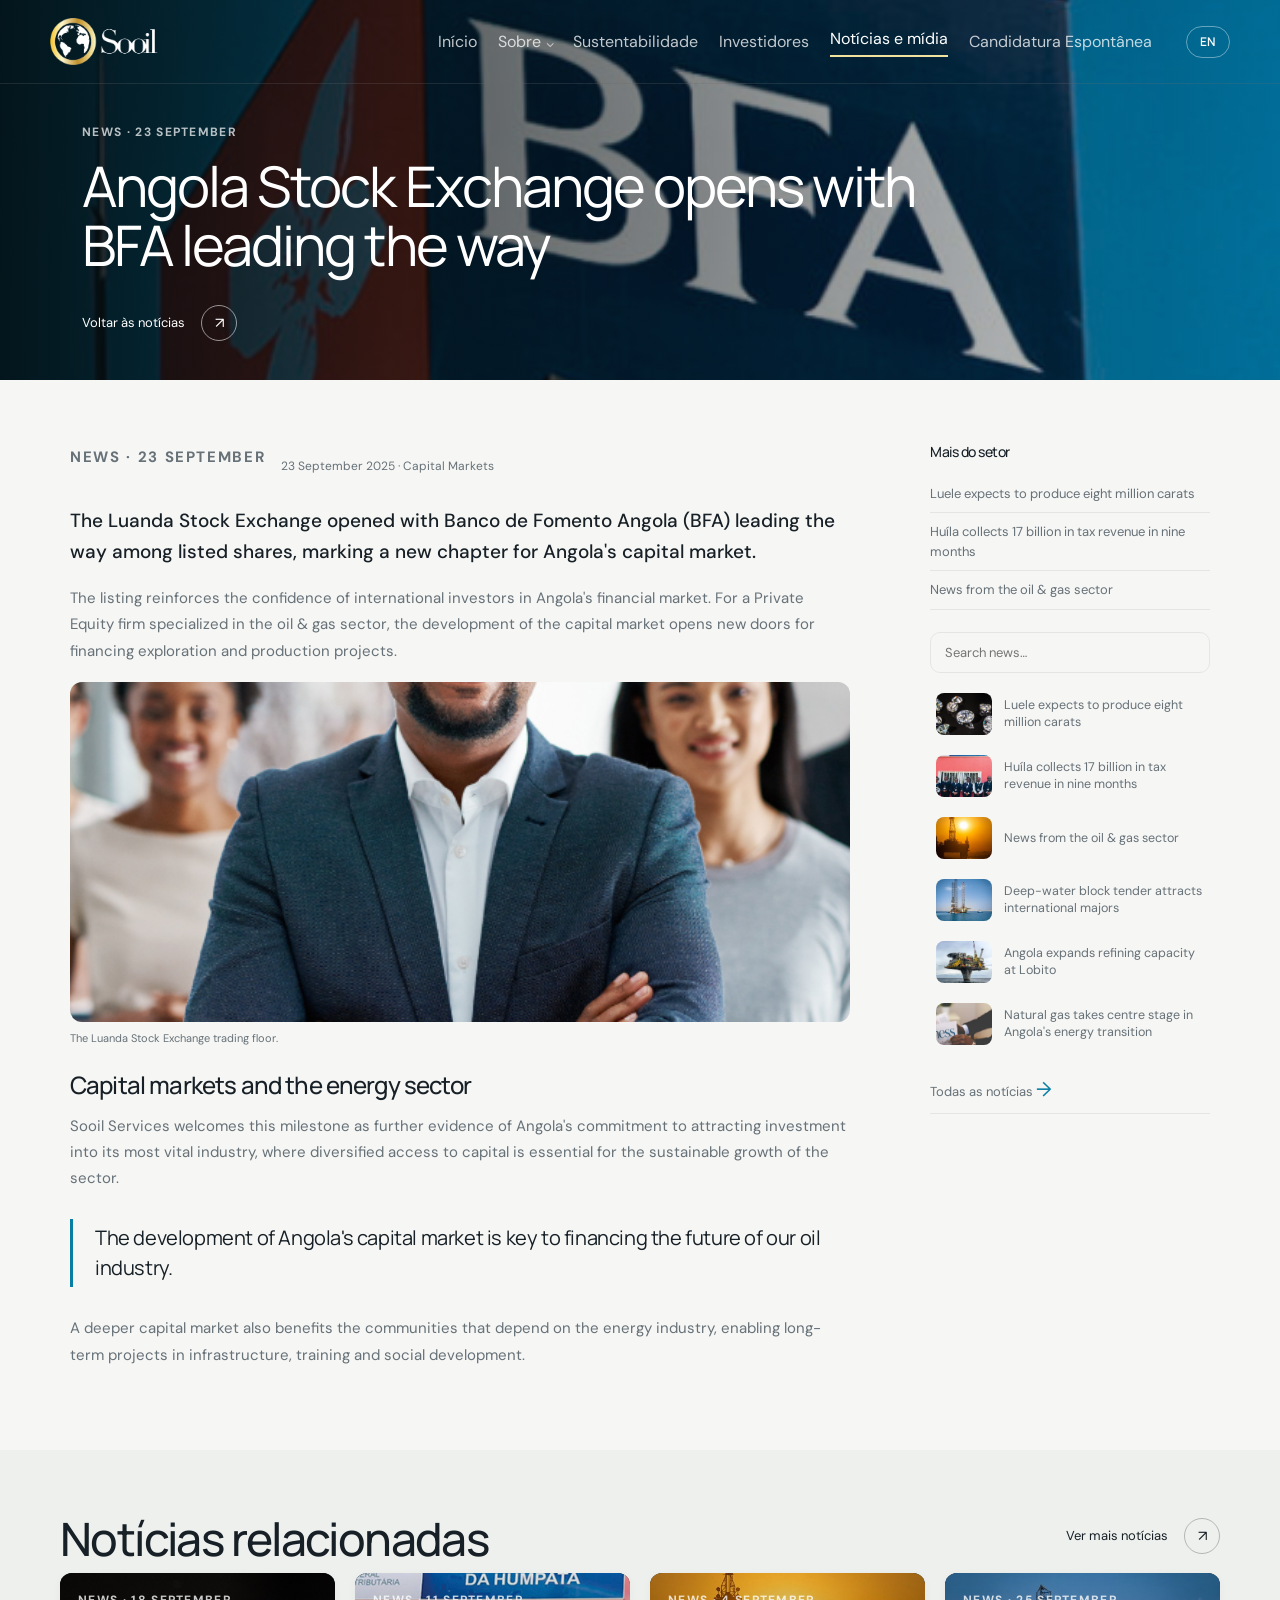
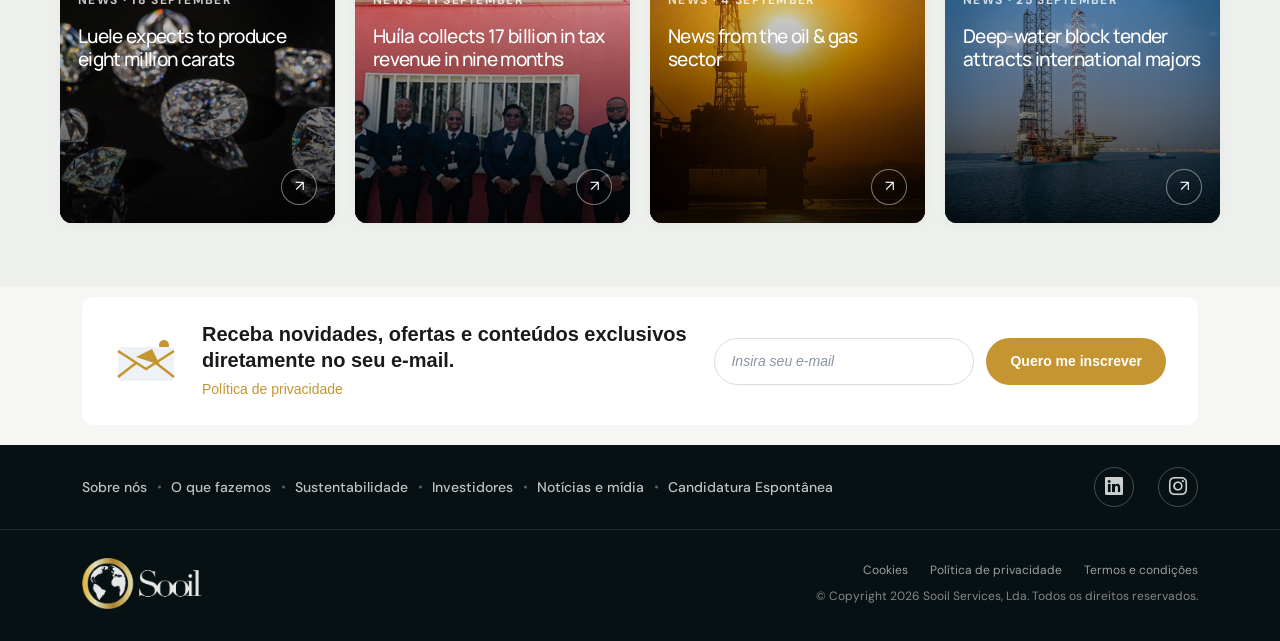
<file: noticia.html>
<!doctype html>
<html lang="pt">
  <head>
    <meta charset="UTF-8" />
    <meta name="viewport" content="width=device-width, initial-scale=1.0" />
    <meta
      name="description"
      content="Angola Stock Exchange opens with BFA leading the way — Sooil Services"
    />
    <title>Angola Stock Exchange opens with BFA leading the way — Sooil Services</title>

    <link rel="preconnect" href="https://fonts.googleapis.com" />
    <link rel="preconnect" href="https://fonts.gstatic.com" crossorigin />
    <link rel="icon" type="image/png" href="assets/img/logo/favicone.png" />
    <link rel="icon" type="image/x-icon" href="assets/img/logo/favicone.png" />

    <link
      href="https://fonts.googleapis.com/css2?family=DM+Sans:wght@400;500;600;700&family=Manrope:wght@400;500;600;700&display=swap"
      rel="stylesheet"
    />

    <link
      href="https://cdn.jsdelivr.net/npm/bootstrap@5.3.3/dist/css/bootstrap.min.css"
      rel="stylesheet"
    />

    <!-- Bootstrap Icons -->
    <link
      href="https://cdn.jsdelivr.net/npm/bootstrap-icons@1.11.3/font/bootstrap-icons.min.css"
      rel="stylesheet"
    />

    <link href="https://unpkg.com/aos@2.3.1/dist/aos.css" rel="stylesheet" />

    <link rel="stylesheet" href="assets/css/style.css" />
    <link rel="stylesheet" href="assets/css/about.css" />
  </head>
  <body>
    <!-- HEADER -->
    <header class="header" id="top">
      <a class="brand" href="index.html"
        ><img src="assets/img/logo/logo.png" width="100" height="20" alt=""
      /></a>

      <nav class="desktop-nav" aria-label="Primary navigation">
        <a href="index.html">Home</a>
        <div class="nav-item">
          <a href="#0">About</a>
          <div class="dropdown">
            <a href="about.html">About Us</a>
            <a href="history.html">Our history</a>
            <a href="what-we-do.html">What we do</a>
          </div>
        </div>
        <a href="sustainability.html">Sustainability</a>
        <a href="investors.html">Investors</a>
        <a class="active" href="news.html">News &amp; Media</a>
        <a href="careers.html">Candidatura Espontânea</a>
      </nav>

      <div class="header-actions">
        <button
          class="lang-btn"
          id="langBtn"
          aria-label="Translate to Portuguese"
        >
          EN
        </button>
        <button
          class="menu-btn"
          id="menuBtn"
          aria-label="Open menu"
          aria-expanded="false"
        >
          <span></span>
          <span></span>
          <span></span>
        </button>
      </div>

      <nav class="mobile-nav" id="mobileNav">
        <a href="index.html">Home</a>
        <a href="about.html">About Us</a>
        <a href="history.html">Our history</a>
        <a href="sustainability.html">Sustainability</a>
        <a href="investors.html">Investors</a>
        <a class="active" href="news.html">News &amp; Media</a>
        <a href="careers.html">Candidatura Espontânea</a>
      </nav>
    </header>

    <main>
      <!-- PAGE HERO -->
      <section class="page-hero page-hero--compact">
        <div class="page-hero-bg">
          <img
            id="articleHeroImg"
            src="assets/img/images/gallery/full/bfa.png"
            alt="Angola Stock Exchange opens with BFA leading the way"
          />
        </div>

        <div class="container">
          <p class="eyebrow light" id="articleHeroEyebrow" data-aos="fade-up" data-aos-delay="100">
            News · 23 September
          </p>
          <h1 id="articleHeroTitle" data-aos="fade-up" data-aos-delay="200">
            Angola Stock Exchange opens with<br />
            BFA leading the way
          </h1>
          <a class="circle-link light" href="news.html" data-aos="fade-up" data-aos-delay="300"
            ><span>Back to news</span><b>↗</b></a
          >
        </div>
      </section>

      <!-- ARTICLE -->
      <section class="section container">
        <div class="article-layout">
          <article class="article-prose">
            <div class="article-meta">
              <p class="eyebrow" id="articleMetaEyebrow">
                News · 23 September
              </p>
              <time id="articleMetaTime">23 September 2025 · Capital Markets</time>
            </div>

            <div id="articleBody">
              <p class="lead">
              The Luanda Stock Exchange opened with Banco de Fomento Angola
              (BFA) leading the way among listed shares, marking a new chapter
              for Angola's capital market.
            </p>

            <p>
              The listing reinforces the confidence of international investors
              in Angola's financial market. For a Private Equity firm
              specialized in the oil &amp; gas sector, the development of the
              capital market opens new doors for financing exploration and
              production projects.
            </p>

            <figure class="article-figure">
              <img
                src="assets/img/images/gallery/full/1.png"
                alt="The Luanda Stock Exchange trading floor"
              / data-aos="fade-in">
              <figcaption>The Luanda Stock Exchange trading floor.</figcaption>
            </figure>

            <h2>Capital markets and the energy sector</h2>

            <p>
              Sooil Services welcomes this milestone as further evidence of
              Angola's commitment to attracting investment into its most vital
              industry, where diversified access to capital is essential for
              the sustainable growth of the sector.
            </p>

            <blockquote class="article-quote">
              <p>
                The development of Angola's capital market is key to financing
                the future of our oil industry.
              </p>
            </blockquote>

            <p>
              A deeper capital market also benefits the communities that depend
              on the energy industry, enabling long-term projects in
              infrastructure, training and social development.
            </p>
            </div>
          </article>

          <aside class="article-aside">
            <h4>More from the sector</h4>
            <div id="articleAsideList">
              <a href="noticia.html?id=luele-eight-million-carats"
                >Luele expects to produce eight million carats</a
              >
              <a href="noticia.html?id=huila-tax-revenue">
                Huíla collects 17 billion in tax revenue in nine months</a
              >
              <a href="noticia.html?id=oil-gas-sector-news"
                >News from the oil &amp; gas sector</a
              >
            </div>

            <div class="news-finder">
              <input
                class="news-filter"
                id="newsFilterInput"
                type="search"
                placeholder="Search news…"
                aria-label="Search news"
              />
              <div class="news-filter-list" id="newsFilterList"></div>
              <p class="news-filter-empty" id="newsFilterEmpty" hidden>
                No results
              </p>
            </div>

            <a class="text-link" href="news.html"
              >All news <span>→</span></a
            >
          </aside>
        </div>
      </section>

      <!-- RELATED NEWS -->
      <section class="news-section">
        <div class="container">
          <div class="split-heading" data-aos="fade-up">
            <div><h2>Related news</h2></div>
            <a class="circle-link" href="news.html"
              ><span>View more news</span><b>↗</b></a
            >
          </div>

          <div class="news-grid" id="relatedGrid">
            <article class="news-card" data-aos="fade-up">
              <p class="eyebrow">News · 23 September</p>
              <h3>Luele expects to produce eight million carats</h3>
              <a
                class="icon-round"
                href="noticia.html?id=luele-eight-million-carats"
                aria-label="Read article"
                >↗</a
              >
            </article>
            <article class="news-card" data-aos="fade-up">
              <p class="eyebrow">News · 23 September</p>
              <h3>
                Huíla collects 17 billion in tax revenue in nine months
              </h3>
              <a
                class="icon-round"
                href="noticia.html?id=huila-tax-revenue"
                aria-label="Read article"
                >↗</a
              >
            </article>
            <article class="news-card" data-aos="fade-up">
              <p class="eyebrow">News · 23 September</p>
              <h3>News from the oil &amp; gas sector</h3>
              <a
                class="icon-round"
                href="noticia.html?id=oil-gas-sector-news"
                aria-label="Read article"
                >↗</a
              >
            </article>
          </div>
        </div>
      </section>
    </main>

      <section id="newsletter" class="newsletter section" data-aos="fade-up">
  <div class="container">
    <div class="newsletter-card">

            <span class="newsletter-card__icon" aria-hidden="true">
            <svg viewBox="0 0 64 48" fill="none" xmlns="http://www.w3.org/2000/svg">
              <circle cx="50" cy="8" r="5" fill="#c49531"/>
              <path d="M4 14a4 4 0 014-4h48a4 4 0 014 4v26a4 4 0 01-4 4H8a4 4 0 01-4-4V14z" fill="#eef1f5"/>
              <path d="M4 14l28 18 28-18" stroke="#c49531" stroke-width="2.5" fill="none"/>
              <path d="M4 40l18-14M60 40L42 26" stroke="#c49531" stroke-width="2.5"/>
              <path d="M22 20l16-8 8 16-24-8z" fill="#c49531"/>
            </svg>
          </span>

      <div class="newsletter-card__text">
        <p class="newsletter-card__title">
          Receba novidades, ofertas e conteúdos exclusivos diretamente no seu e-mail.
        </p>

        <a href="#" class="newsletter-card__link">
          Política de privacidade
        </a>
      </div>

      <form class="newsletter-card__form">
        <input
          type="email"
          class="newsletter-card__input"
          placeholder="Insira seu e-mail"
          aria-label="Insira seu e-mail"
          required
        />

        <button type="submit" class="newsletter-card__button">
          Quero me inscrever
        </button>
      </form>

    </div>
  </div>
</section>

    <!-- FOOTER -->
    <footer class="bg-dark">
      <div class="footer" data-script="footer">
        <section class="footer--top">
          <article class="container" aria-label="Social">
            <div class="footer--links">
              <ul class="footer--list">
                <li class="footer--listItem">
                  <a
                    href="about.html"
                    class="footer--link text-small"
                    >About Us</a
                  >
                </li>
                <li class="footer--listItem">
                  <a
                    href="what-we-do.html"
                    class="footer--link text-small"
                    >What We Do</a
                  >
                </li>
                <li class="footer--listItem">
                  <a
                    href="sustainability.html"
                    class="footer--link text-small"
                    >Sustainability</a
                  >
                </li>
                <li class="footer--listItem">
                  <a
                    href="investors.html"
                    class="footer--link text-small"
                    >Investors</a
                  >
                </li>
                <li class="footer--listItem">
                  <a
                    href="news.html"
                    class="footer--link text-small"
                    >News &amp; Media</a
                  >
                </li>
                <li class="footer--listItem">
                  <a
                    href="careers.html"
                    class="footer--link text-small"
                    >Candidatura Espontânea</a
                  >
                </li>
              </ul>
            </div>

            <div class="footer--socialMedia">
              <ul class="no-list-style">
                <li class="footer--socialLink">
                  <a
                    href="#"
                    class="footer--socialIcon"
                    aria-label="LinkedIn"
                    ><i class="bi bi-linkedin"></i></a
                  >
                </li>
                <li class="footer--socialLink">
                  <a
                    href="https://www.instagram.com/sooil_services/"
                    target="_blank"
                    rel="noopener"
                    class="footer--socialIcon"
                    aria-label="Instagram"
                    ><i class="bi bi-instagram"></i></a
                  >
                </li>
              </ul>
            </div>
          </article>
        </section>

        <section class="footer--bottom">
          <article class="container" aria-label="Brands">
            <div class="footer--brands">
              <a
                href="index.html"
                class="footer--brandLink main"
                aria-label="Sooil Services logo"
              >
                <img
                  fetchpriority="low"
                  src="assets/img/logo/logo.png"
                  alt=""
                  class="base-icon"
                  role="presentation"
                />
              </a>
            </div>

            <div class="footer--privacy">
              <div class="footer--policyLinks">
                <p class="text-extra-small footer--policyWrapper">
                  <a href="#" class="footer--policy" data-policy="cookies">Cookies</a>
                </p>
                <p class="text-extra-small footer--policyWrapper">
                  <a href="#" class="footer--policy" data-policy="privacy">Privacy policy</a>
                </p>
                <p class="text-extra-small footer--policyWrapper">
                  <a href="#" class="footer--policy" data-policy="terms">Terms and conditions</a>
                </p>
              </div>
              <p class="footer--copyright text-extra-small">
                &copy; Copyright 2026 Sooil Services, Lda. All Rights Reserved.
              </p>
            </div>
          </article>
        </section>
      </div>
    </footer>

    <!-- POLICY MODAL -->
    <div class="policy-modal" id="policyModal" aria-hidden="true">
      <div class="policy-modal-backdrop" data-policy-close></div>
      <div
        class="policy-modal-dialog"
        role="dialog"
        aria-modal="true"
        aria-labelledby="policyModalTitle"
      >
        <div class="policy-modal-head">
          <h3 id="policyModalTitle">Privacy center</h3>
          <button
            class="policy-modal-close"
            type="button"
            data-policy-close
            aria-label="Close"
          >
            ✕
          </button>
        </div>

        <div class="policy-modal-body">
          <section class="policy-section" id="policy-cookies">
            <h4>Cookies</h4>
            <p>
              In order to improve your experience on our website, we use cookies
              - small files stored on your device. They help us understand how
              the site is used and allow certain features to work correctly. By
              continuing to browse, you agree to their use. You can disable
              cookies at any time in your browser settings.
            </p>
          </section>

          <section class="policy-section" id="policy-privacy">
            <h4>Privacy policy</h4>
            <p>
              Your privacy matters to us. Sooil Services, Lda only collects the
              personal information you choose to share with us, for example when
              you send an email or a message. We use it solely to respond to you
              and to fulfil legal obligations, and we never sell it to third
              parties. You can request access to, correction of, or deletion of
              your data by contacting ama@sooilservices.com.
            </p>
          </section>

          <section class="policy-section" id="policy-terms">
            <h4>Terms and conditions</h4>
            <p>
              The content on this website is for general information only and
              does not constitute investment, financial or legal advice. Sooil
              Services, Lda owns the content and reserves the right to update
              these terms at any time. Using this website implies acceptance of
              these terms.
            </p>
          </section>
        </div>
      </div>
    </div>

    <button class="back-top" id="backTop" aria-label="Back to top">↑</button>

    <script src="assets/js/script.js"></script>
    <script src="assets/js/i18n.js"></script>
    <script src="assets/js/news.js"></script>

    <script src="assets/js/hero-slider.js"></script>
    <script src="assets/js/header-scroll.js"></script>

    <script src="https://cdn.jsdelivr.net/npm/bootstrap@5.3.3/dist/js/bootstrap.bundle.min.js"></script>
    <!-- AOS -->
    <script src="https://unpkg.com/aos@2.3.1/dist/aos.js"></script>
    <script>
      AOS.init({
        duration: 800,
        easing: "ease-out",
        once: true,
        offset: 100
      });
    </script>
  </body>
</html>
</file>
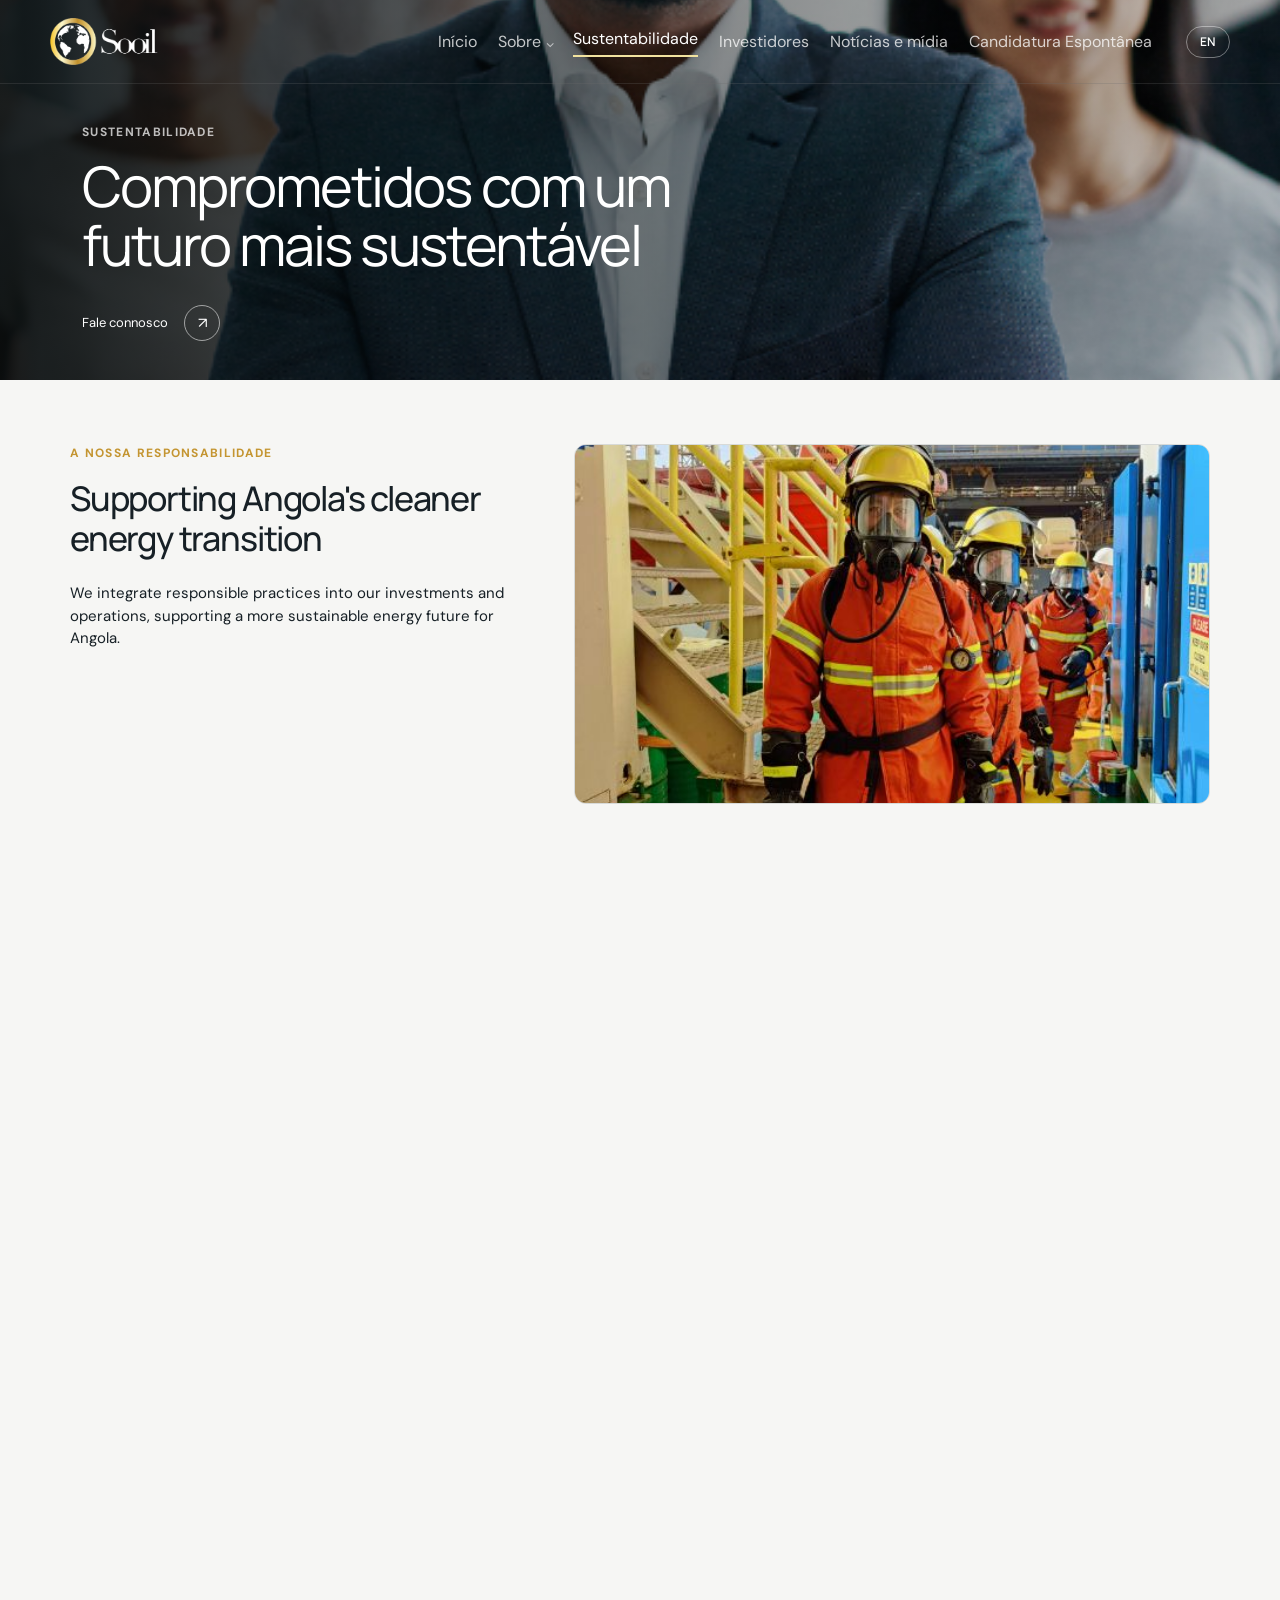
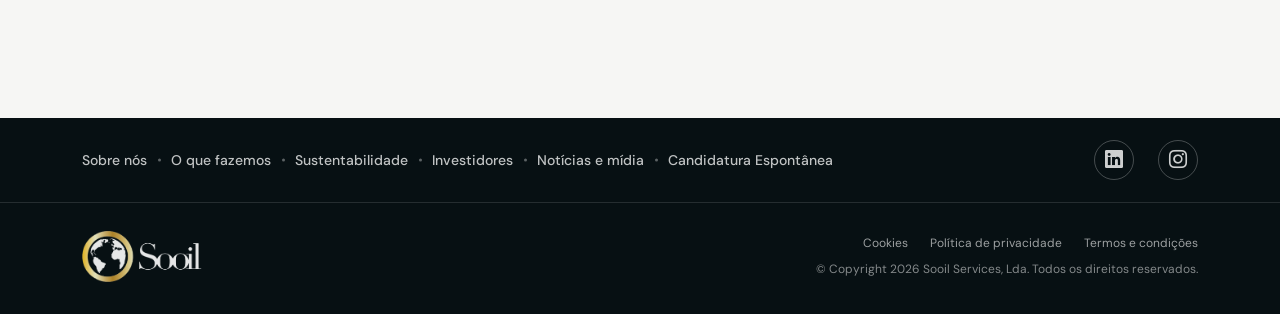
<file: sustainability.html>
<!doctype html>
<html lang="pt">
  <head>
    <meta charset="UTF-8" />
    <meta name="viewport" content="width=device-width, initial-scale=1.0" />
    <meta
      name="description"
      content="Sustainability — Sooil Services, committed to a more sustainable future for Angola's oil & gas sector."
    />
    <title>Sustainability — Sooil Services</title>

    <link rel="preconnect" href="https://fonts.googleapis.com" />
    <link rel="preconnect" href="https://fonts.gstatic.com" crossorigin />
    <link rel="icon" type="image/png" href="assets/img/logo/favicone.png" />
    <link rel="icon" type="image/x-icon" href="assets/img/logo/favicone.png" />

    <link
      href="https://fonts.googleapis.com/css2?family=DM+Sans:wght@400;500;600;700&family=Manrope:wght@400;500;600;700&display=swap"
      rel="stylesheet"
    />

    <link
      href="https://cdn.jsdelivr.net/npm/bootstrap@5.3.3/dist/css/bootstrap.min.css"
      rel="stylesheet"
    />

    <!-- Bootstrap Icons -->
    <link
      href="https://cdn.jsdelivr.net/npm/bootstrap-icons@1.11.3/font/bootstrap-icons.min.css"
      rel="stylesheet"
    />
    <!-- Swiper CSS -->
    <link
      href="https://cdn.jsdelivr.net/npm/swiper@11/swiper-bundle.min.css"
      rel="stylesheet"
    />

    <link rel="stylesheet" href="assets/css/style.css" />
    <link rel="stylesheet" href="assets/css/about.css" />
    <link
      rel="preload"
      as="image"
      href="assets/img/images/gallery/full/1.png"
      fetchpriority="high"
    />
    <script>
      document.documentElement.classList.add("site-loading");
      window.addEventListener("load", () => {
        window.setTimeout(
          () => document.documentElement.classList.remove("site-loading"),
          250,
        );
      });
    </script>
  </head>
  <body>
    <div class="site-preloader" role="status" aria-label="A carregar o site">
      <span class="site-preloader__spinner" aria-hidden="true"></span>
    </div>
    <!-- HEADER -->
    <header class="header" id="top">
      <a class="brand" href="index.html"
        ><img src="assets/img/logo/logo.png" width="100" height="20" alt=""
      /></a>

      <nav class="desktop-nav" aria-label="Primary navigation">
        <a href="index.html">Home</a>
        <div class="nav-item">
          <a href="#0">About</a>
          <div class="dropdown">
            <a href="about.html">About Us</a>
            <a href="history.html">Our history</a>
            <a href="what-we-do.html">What we do</a>
          </div>
        </div>
        <a class="active" href="sustainability.html">Sustainability</a>
        <a href="investors.html">Investors</a>
        <a href="news.html">News &amp; Media</a>
        <a href="careers.html">Candidatura Espontânea</a>
      </nav>

      <div class="header-actions">
        <button
          class="lang-btn"
          id="langBtn"
          aria-label="Translate to Portuguese"
        >
          EN
        </button>
        <button
          class="menu-btn"
          id="menuBtn"
          aria-label="Open menu"
          aria-expanded="false"
        >
          <span></span>
          <span></span>
          <span></span>
        </button>
      </div>

      <nav class="mobile-nav" id="mobileNav">
        <a href="index.html">Home</a>
        <a href="about.html">About Us</a>
        <a href="history.html">Our history</a>
        <a href="sustainability.html">Sustainability</a>
        <a href="investors.html">Investors</a>
        <a href="news.html">News &amp; Media</a>
        <a href="careers.html">Candidatura Espontânea</a>
      </nav>
    </header>

    <main>
      <!-- PAGE HERO -->
      <section class="page-hero page-hero--compact">
        <div class="page-hero-bg">
          <img
            src="assets/img/images/gallery/full/1.png"
            alt="Sustainable oil and gas operations"
          />
        </div>

        <div class="container">
          <p class="eyebrow light" data-aos="fade-up" data-aos-delay="100">
            Sustainability
          </p>
          <h1 data-aos="fade-up" data-aos-delay="200">
            Committed to a more<br />
            sustainable future
          </h1>
          <a class="circle-link light" href="about.html#contact"
            ><span>Contact us</span><b>↗</b></a
          >
        </div>
      </section>

      <!-- STICKY INTRO + SUSTAINABILITY PILLARS -->
      <section class="intro-layout container">
        <div class="intro-layout__sticky">
          <div class="intro-copy">
            <p class="eyebrow">Our responsibility</p>
            <h2 id="sustainabilityTitle">
              Supporting Angola's cleaner energy transition
            </h2>
            <p class="description" id="sustainabilityDescription">
              We integrate responsible practices into our investments and
              operations, supporting a more sustainable energy future for
              Angola.
            </p>
          </div>
        </div>

        <div class="intro-layout__scroll">
          <div class="feature-photo roundeder" data-aos="fade-up">
            <img
              id="sustainabilityFeatureImage"
              src="assets/img/images/gallery/full/4.jpg"
              alt="Sustainable energy infrastructure"
            />
          </div>

          <section class="section container">
            <div class="split-heading" data-aos="fade-up">
              <div>
                <p class="eyebrow">Sustainability pillars</p>
                <h2>Our commitments in action</h2>
              </div>
            </div>

            <div class="sector-grid">
              <article
                class="sector-card sustainability-pillar is-active"
                data-aos="fade-up"
                data-title="Supporting Angola's cleaner energy transition"
                data-description="We invest in cleaner technologies, renewable energy, energy efficiency and carbon-offset projects across our value chain. These initiatives help reduce emissions while supporting a secure, competitive and sustainable energy mix for Angola."
                data-image="assets/img/images/gallery/full/4.jpg"
                data-image-alt="Climate and energy"
                tabindex="0"
                aria-current="true"
              >
                <img
                  src="assets/img/images/gallery/full/4.jpg"
                  alt="Climate and energy"
                />
                <h4>Climate and energy</h4>
                <p>Reducing emissions and supporting a cleaner energy mix.</p>
                <button
                  class="sector-more"
                  type="button"
                  data-bs-toggle="modal"
                  data-bs-target="#sectorModal"
                >
                  Learn more
                </button>
                <div class="sector-detail">
                  <p class="eyebrow light">Climate and energy</p>
                  <h3>Supporting Angola's cleaner energy transition</h3>
                  <p>
                    We invest in cleaner technologies, renewable energy, energy
                    efficiency and carbon-offset projects across our value
                    chain.
                  </p>
                </div>
              </article>

              <article
                class="sector-card sustainability-pillar"
                data-aos="fade-up"
                data-title="Helping people and communities thrive"
                data-description="We promote safety, career development and social investment in education, health and well-being where we operate. By working closely with our teams and local communities, we create opportunities for shared progress and long-term resilience."
                data-image="assets/img/images/gallery/full/2.jpg"
                data-image-alt="People and safety"
                tabindex="0"
                aria-current="false"
              >
                <img
                  src="assets/img/images/gallery/full/2.jpg"
                  alt="People and safety"
                />
                <h4>People and safety</h4>
                <p>
                  Safety, training and development for our teams and
                  communities.
                </p>
                <button
                  class="sector-more"
                  type="button"
                  data-bs-toggle="modal"
                  data-bs-target="#sectorModal"
                >
                  Learn more
                </button>
                <div class="sector-detail">
                  <p class="eyebrow light">People and safety</p>
                  <h3>Helping people and communities thrive</h3>
                  <p>
                    We promote safety, career development and social investment
                    in education, health and well-being where we operate.
                  </p>
                </div>
              </article>

              <article
                class="sector-card sustainability-pillar"
                data-aos="fade-up"
                data-title="Preserving ecosystems for future generations"
                data-description="Our initiatives protect biodiversity, water resources and landscapes in the areas surrounding our operations. We work to preserve and restore natural ecosystems so that the benefits of our projects remain compatible with future generations."
                data-image="assets/img/images/gallery/full/01.jpg"
                data-image-alt="Biodiversity initiatives"
                tabindex="0"
                aria-current="false"
              >
                <img
                  src="assets/img/images/gallery/full/01.jpg"
                  alt="Biodiversity initiatives"
                />
                <h4>Biodiversity initiatives</h4>
                <p>
                  Protecting ecosystems and natural resources around our
                  projects.
                </p>
                <button
                  class="sector-more"
                  type="button"
                  data-bs-toggle="modal"
                  data-bs-target="#sectorModal"
                >
                  Learn more
                </button>
                <div class="sector-detail">
                  <p class="eyebrow light">Biodiversity initiatives</p>
                  <h3>Preserving ecosystems for future generations</h3>
                  <p>
                    Our initiatives protect biodiversity, water resources and
                    landscapes in the areas surrounding our operations.
                  </p>
                </div>
              </article>

              <article
                class="sector-card sustainability-pillar"
                data-aos="fade-up"
                data-title="Governance that protects shared value"
                data-description="We follow sound governance and business-ethics practices aligned with international standards and long-term partnerships. Transparency, accountability and responsible decision-making guide how we protect value for shareholders, communities and the environment."
                data-image="assets/img/images/gallery/full/3.jpg"
                data-image-alt="Responsible governance"
                tabindex="0"
                aria-current="false"
              >
                <img
                  src="assets/img/images/gallery/full/3.jpg"
                  alt="Responsible governance"
                />
                <h4>Responsible governance</h4>
                <p>
                  Ethics, transparency and partnerships built for long-term
                  value.
                </p>
                <button
                  class="sector-more"
                  type="button"
                  data-bs-toggle="modal"
                  data-bs-target="#sectorModal"
                >
                  Learn more
                </button>
                <div class="sector-detail">
                  <p class="eyebrow light">Responsible governance</p>
                  <h3>Governance that protects shared value</h3>
                  <p>
                    We follow sound governance and business-ethics practices
                    aligned with international standards and long-term
                    partnerships.
                  </p>
                </div>
              </article>
            </div>
          </section>
        </div>
      </section>
    </main>

    <!-- FOOTER -->
    <footer class="bg-dark">
      <div class="footer" data-script="footer">
        <section class="footer--top">
          <article class="container" aria-label="Social">
            <div class="footer--links">
              <ul class="footer--list">
                <li class="footer--listItem">
                  <a href="about.html" class="footer--link text-small"
                    >About Us</a
                  >
                </li>
                <li class="footer--listItem">
                  <a href="what-we-do.html" class="footer--link text-small"
                    >What We Do</a
                  >
                </li>
                <li class="footer--listItem">
                  <a href="sustainability.html" class="footer--link text-small"
                    >Sustainability</a
                  >
                </li>
                <li class="footer--listItem">
                  <a href="investors.html" class="footer--link text-small"
                    >Investors</a
                  >
                </li>
                <li class="footer--listItem">
                  <a href="news.html" class="footer--link text-small"
                    >News &amp; Media</a
                  >
                </li>
                <li class="footer--listItem">
                  <a href="careers.html" class="footer--link text-small"
                    >Candidatura Espontânea</a
                  >
                </li>
              </ul>
            </div>

            <div class="footer--socialMedia">
              <ul class="no-list-style">
                <li class="footer--socialLink">
                  <a href="#" class="footer--socialIcon" aria-label="LinkedIn"
                    ><i class="bi bi-linkedin"></i
                  ></a>
                </li>
                <li class="footer--socialLink">
                  <a
                    href="https://www.instagram.com/sooil_services/"
                    target="_blank"
                    rel="noopener"
                    class="footer--socialIcon"
                    aria-label="Instagram"
                    ><i class="bi bi-instagram"></i
                  ></a>
                </li>
              </ul>
            </div>
          </article>
        </section>

        <section class="footer--bottom">
          <article class="container" aria-label="Brands">
            <div class="footer--brands">
              <a
                href="index.html"
                class="footer--brandLink main"
                aria-label="Sooil Services logo"
              >
                <img
                  fetchpriority="low"
                  src="assets/img/logo/logo.png"
                  alt=""
                  class="base-icon"
                  role="presentation"
                />
              </a>
            </div>

            <div class="footer--privacy">
              <div class="footer--policyLinks">
                <p class="text-extra-small footer--policyWrapper">
                  <a href="#" class="footer--policy" data-policy="cookies"
                    >Cookies</a
                  >
                </p>
                <p class="text-extra-small footer--policyWrapper">
                  <a href="#" class="footer--policy" data-policy="privacy"
                    >Privacy policy</a
                  >
                </p>
                <p class="text-extra-small footer--policyWrapper">
                  <a href="#" class="footer--policy" data-policy="terms"
                    >Terms and conditions</a
                  >
                </p>
              </div>
              <p class="footer--copyright text-extra-small">
                &copy; Copyright 2026 Sooil Services, Lda. All Rights Reserved.
              </p>
            </div>
          </article>
        </section>
      </div>
    </footer>

    <!-- POLICY MODAL -->
    <div class="policy-modal" id="policyModal" aria-hidden="true">
      <div class="policy-modal-backdrop" data-policy-close></div>
      <div
        class="policy-modal-dialog"
        role="dialog"
        aria-modal="true"
        aria-labelledby="policyModalTitle"
      >
        <div class="policy-modal-head">
          <h3 id="policyModalTitle">Privacy center</h3>
          <button
            class="policy-modal-close"
            type="button"
            data-policy-close
            aria-label="Close"
          >
            ✕
          </button>
        </div>

        <div class="policy-modal-body">
          <section class="policy-section" id="policy-cookies">
            <h4>Cookies</h4>
            <p>
              In order to improve your experience on our website, we use cookies
              - small files stored on your device. They help us understand how
              the site is used and allow certain features to work correctly. By
              continuing to browse, you agree to their use. You can disable
              cookies at any time in your browser settings.
            </p>
          </section>

          <section class="policy-section" id="policy-privacy">
            <h4>Privacy policy</h4>
            <p>
              Your privacy matters to us. Sooil Services, Lda only collects the
              personal information you choose to share with us, for example when
              you send an email or a message. We use it solely to respond to you
              and to fulfil legal obligations, and we never sell it to third
              parties. You can request access to, correction of, or deletion of
              your data by contacting ama@sooilservices.com.
            </p>
          </section>

          <section class="policy-section" id="policy-terms">
            <h4>Terms and conditions</h4>
            <p>
              The content on this website is for general information only and
              does not constitute investment, financial or legal advice. Sooil
              Services, Lda owns the content and reserves the right to update
              these terms at any time. Using this website implies acceptance of
              these terms.
            </p>
          </section>
        </div>
      </div>
    </div>

    <button class="back-top" id="backTop" aria-label="Back to top">↑</button>

    <!-- SUSTAINABILITY PILLAR MODAL -->
    <div
      class="modal fade team-modal"
      id="sectorModal"
      tabindex="-1"
      role="dialog"
      aria-modal="true"
      aria-label="Sustainability pillar"
    >
      <div class="modal-dialog modal-dialog-centered team-modal-dialog">
        <div class="modal-content team-modal-content">
          <button
            type="button"
            class="btn-close team-expanded-close"
            data-bs-dismiss="modal"
            aria-label="Close"
          ></button>
          <figure class="team-expanded-photo-wrap">
            <img class="team-expanded-photo" alt="" />
          </figure>
          <div class="team-expanded-body"></div>
        </div>
      </div>
    </div>

    <!-- Swiper JS -->
    <script src="https://cdn.jsdelivr.net/npm/swiper@11/swiper-bundle.min.js"></script>

    <script src="assets/js/script.js"></script>
    <script src="assets/js/i18n.js"></script>
    <script src="assets/js/sustainability.js"></script>

    <script src="assets/js/hero-slider.js"></script>
    <script src="assets/js/header-scroll.js"></script>

    <script src="https://cdn.jsdelivr.net/npm/bootstrap@5.3.3/dist/js/bootstrap.bundle.min.js"></script>
  </body>
</html>
</file>
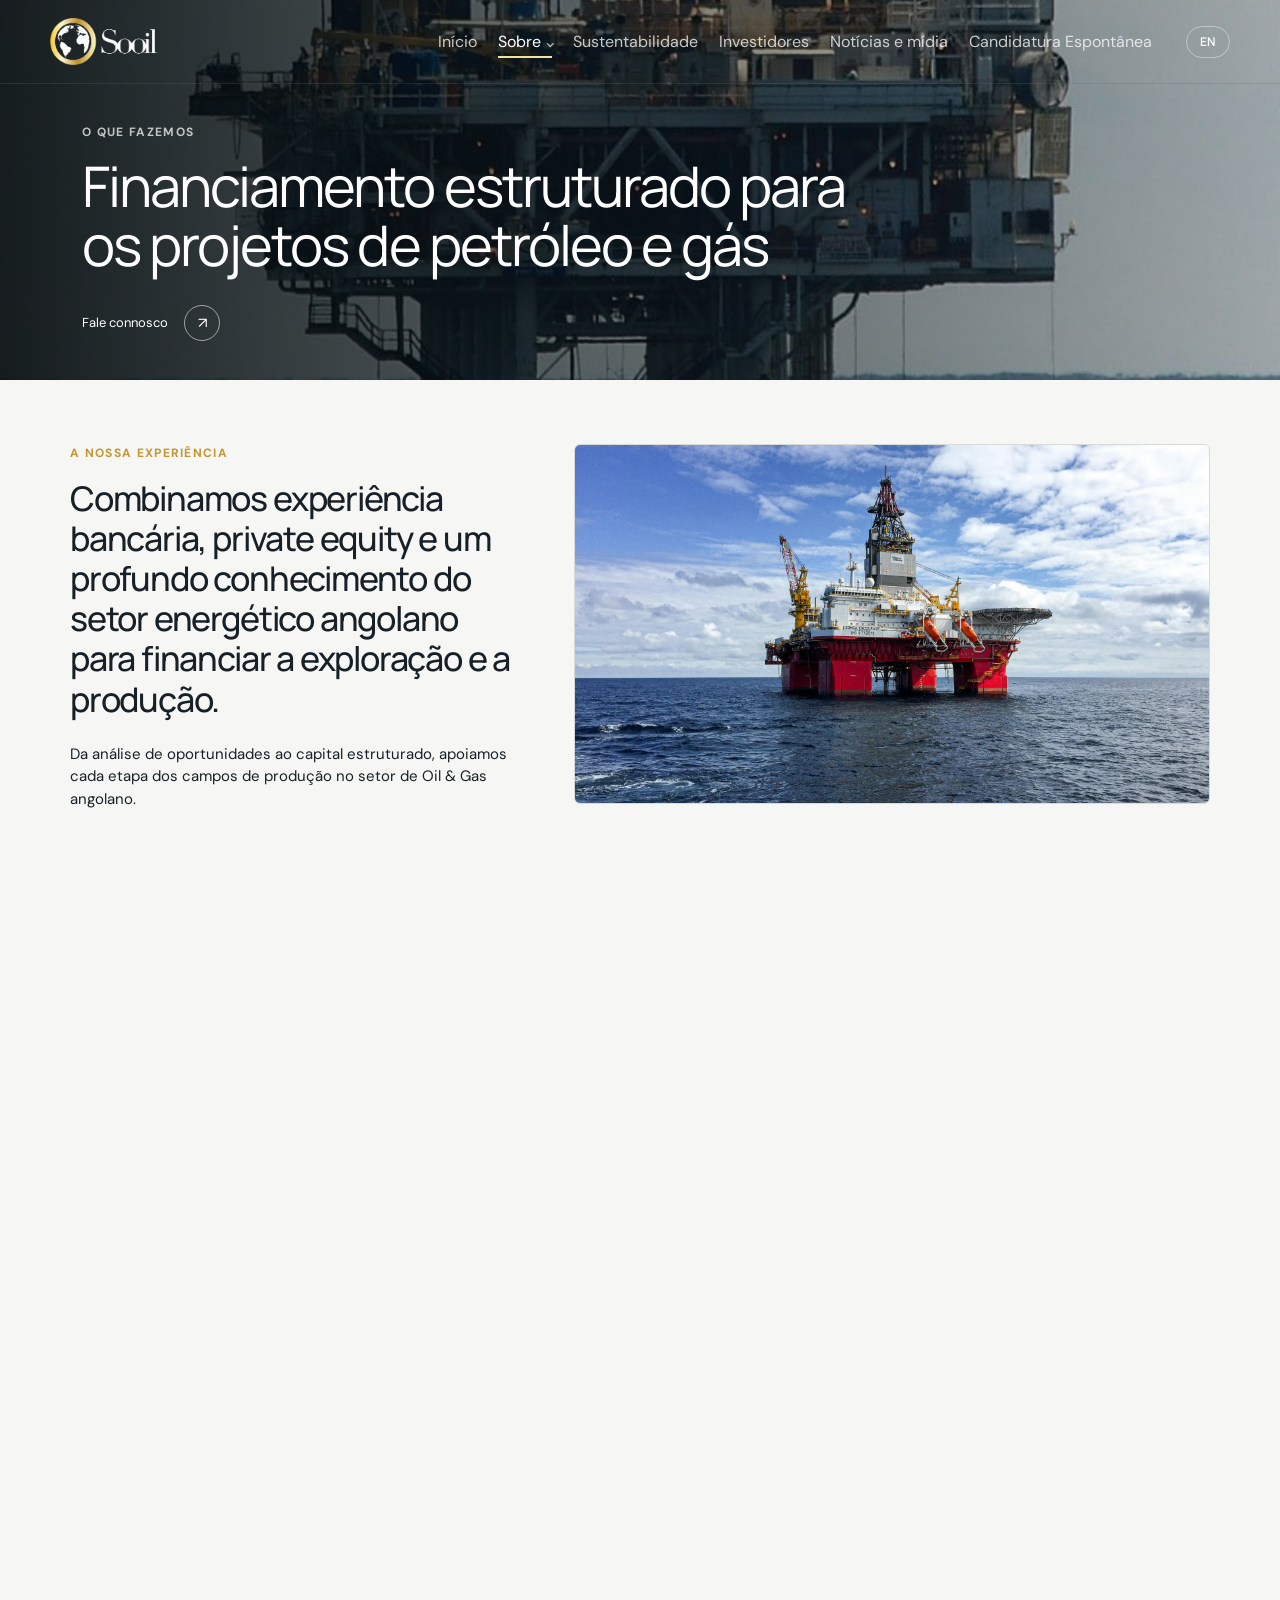
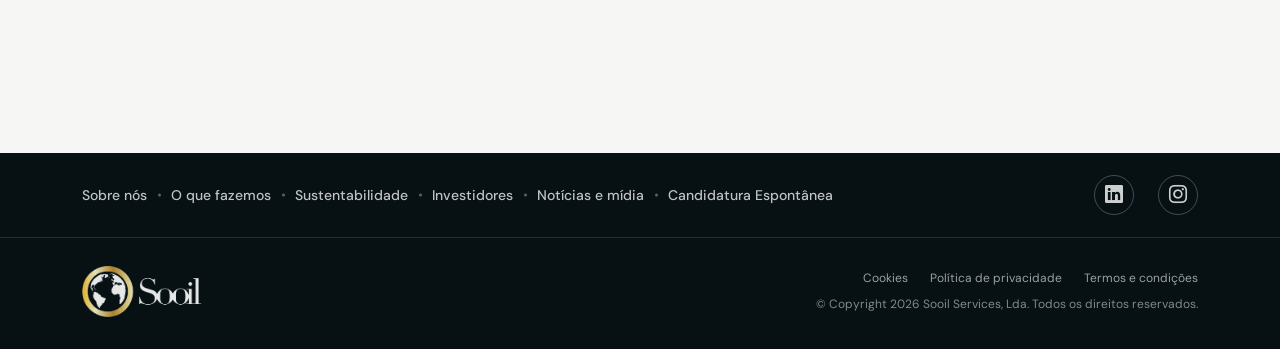
<file: what-we-do.html>
<!doctype html>
<html lang="pt">
  <head>
    <meta charset="UTF-8" />
    <meta name="viewport" content="width=device-width, initial-scale=1.0" />
    <meta
      name="description"
      content="What We Do — Sooil Services, Private Equity for producing oil fields in the Angolan Oil & Gas sector."
    />
    <title>What We Do — Sooil Services</title>

    <link rel="preconnect" href="https://fonts.googleapis.com" />
    <link rel="preconnect" href="https://fonts.gstatic.com" crossorigin />
    <link rel="icon" type="image/png" href="assets/img/logo/favicone.png" />
    <link rel="icon" type="image/x-icon" href="assets/img/logo/favicone.png" />

    <link
      href="https://fonts.googleapis.com/css2?family=DM+Sans:wght@400;500;600;700&family=Manrope:wght@400;500;600;700&display=swap"
      rel="stylesheet"
    />

    <link
      href="https://cdn.jsdelivr.net/npm/bootstrap@5.3.3/dist/css/bootstrap.min.css"
      rel="stylesheet"
    />

    <!-- Bootstrap Icons -->
    <link
      href="https://cdn.jsdelivr.net/npm/bootstrap-icons@1.11.3/font/bootstrap-icons.min.css"
      rel="stylesheet"
    />
    <!-- Swiper CSS -->
    <link
      href="https://cdn.jsdelivr.net/npm/swiper@11/swiper-bundle.min.css"
      rel="stylesheet"
    />

    <link rel="stylesheet" href="assets/css/style.css" />
    <link rel="stylesheet" href="assets/css/about.css" />
    <link
      rel="preload"
      as="image"
      href="assets/img/images/services/1.jpg"
      fetchpriority="high"
    />
    <script>
      document.documentElement.classList.add("site-loading");
      window.addEventListener("load", () => {
        window.setTimeout(
          () => document.documentElement.classList.remove("site-loading"),
          250,
        );
      });
    </script>
  </head>
  <body>
    <div class="site-preloader" role="status" aria-label="A carregar o site">
      <span class="site-preloader__spinner" aria-hidden="true"></span>
    </div>
    <!-- HEADER -->
    <header class="header" id="top">
      <a class="brand" href="index.html"
        ><img src="assets/img/logo/logo.png" width="100" height="20" alt=""
      /></a>

      <nav class="desktop-nav" aria-label="Primary navigation">
        <a href="index.html">Home</a>
        <div class="nav-item active">
          <a href="#0">About</a>
          <div class="dropdown">
            <a href="about.html">About Us</a>
            <a href="history.html">Our history</a>
            <a href="what-we-do.html">What we do</a>
          </div>
        </div>
        <a href="sustainability.html">Sustainability</a>
        <a href="investors.html">Investors</a>
        <a href="news.html">News &amp; Media</a>
        <a href="careers.html">Candidatura Espontânea</a>
      </nav>

      <div class="header-actions">
        <button
          class="lang-btn"
          id="langBtn"
          aria-label="Translate to Portuguese"
        >
          EN
        </button>
        <button
          class="menu-btn"
          id="menuBtn"
          aria-label="Open menu"
          aria-expanded="false"
        >
          <span></span>
          <span></span>
          <span></span>
        </button>
      </div>

      <nav class="mobile-nav" id="mobileNav">
        <a href="index.html">Home</a>
        <a href="about.html">About Us</a>
        <a href="history.html">Our history</a>
        <a href="sustainability.html">Sustainability</a>
        <a href="investors.html">Investors</a>
        <a href="news.html">News &amp; Media</a>
        <a href="careers.html">Candidatura Espontânea</a>
      </nav>
    </header>

    <main>
      <!-- PAGE HERO -->
      <section class="page-hero page-hero--compact page-hero--what-we-do">
        <div class="page-hero-bg">
          <img
            src="assets/img/images/services/1.jpg"
            alt="Oil and gas infrastructure"
          />
        </div>

        <div class="container">
          <p class="eyebrow light" data-aos="fade-up" data-aos-delay="100">
            What We Do
          </p>
          <h1 data-aos="fade-up" data-aos-delay="200">
            Structured financing for<br />
            Angola's oil &amp; gas projects
          </h1>
          <a class="circle-link light" href="about.html#contact"
            ><span>Contact us</span><b>↗</b></a
          >
        </div>
      </section>

      <!-- STICKY INTRO -->
      <section class="intro-layout container">
        <div class="intro-layout__sticky">
          <div class="intro-copy">
            <p class="eyebrow">Our expertise</p>
            <h2>
              We combine banking expertise, private equity and a deep knowledge
              of Angola's energy sector to finance exploration and production.
            </h2>
            <p class="description">
              From opportunity analysis to structured capital, we support each
              stage of producing oil fields in the Angolan Oil &amp; Gas
              industry.
            </p>
          </div>
        </div>

        <div class="intro-layout__scroll">
          <div class="feature-photo rounded" data-aos="fade-up">
            <img
              src="assets/img/images/services/service-single3.jpg"
              alt="Energy professionals reviewing a project"
            />
          </div>

          <!-- SECTOR BOX -->
          <section class="section container">
            <div class="split-heading" data-aos="fade-up">
              <div>
                <p class="eyebrow">Oil &amp; Gas value chain</p>
                <h2>Creating value at every stage of the production chain</h2>
              </div>
            </div>

            <div class="sector-grid">
              <article class="sector-card" data-aos="fade-up">
                <img src="assets/img/images/services/7.jpg" alt="" />
                <h4>Exploration</h4>
                <p>Financing the discovery and appraisal of new fields.</p>
                <button
                  class="sector-more"
                  type="button"
                  data-bs-toggle="modal"
                  data-bs-target="#sectorModal"
                >
                  Saber mais
                </button>
                <div class="sector-detail">
                  <p class="eyebrow light">Exploration</p>
                  <h3>Capital for discovering and appraising new fields</h3>
                  <p>
                    We finance exploration and appraisal programmes, covering
                    seismic studies, drilling campaigns and independent reserve
                    certification.
                  </p>
                  <p>
                    Our analysts structure investments around technical
                    de-risking milestones, so capital reaches value as risk is
                    reduced.
                  </p>
                </div>
              </article>
              <article class="sector-card" data-aos="fade-up">
                <img src="assets/img/images/services/14.jpg" alt="" />
                <h4>Development</h4>
                <p>Structured capital for bringing fields into production.</p>
                <button
                  class="sector-more"
                  type="button"
                  data-bs-toggle="modal"
                  data-bs-target="#sectorModal"
                >
                  Saber mais
                </button>
                <div class="sector-detail">
                  <p class="eyebrow light">Development</p>
                  <h3>Structured capital to bring fields into production</h3>
                  <p>
                    We provide equity and quasi-equity solutions for the
                    development phase, from facilities construction to first
                    oil.
                  </p>
                  <p>
                    Debt raising and project finance complement our capital,
                    aligning maturity with each asset's ramp-up curve.
                  </p>
                </div>
              </article>
              <article class="sector-card" data-aos="fade-up">
                <img src="assets/img/images/services/1.jpg" alt="" />
                <h4>Production</h4>
                <p>Value creation through assets in full operation.</p>
                <button
                  class="sector-more"
                  type="button"
                  data-bs-toggle="modal"
                  data-bs-target="#sectorModal"
                >
                  Saber mais
                </button>
                <div class="sector-detail">
                  <p class="eyebrow light">Production</p>
                  <h3>Creating value from assets in full operation</h3>
                  <p>
                    For producing fields, we invest in optimisation, workovers
                    and efficiency measures that increase recovery and extend
                    economic life.
                  </p>
                  <p>
                    We work alongside operators, from analysis to follow-up,
                    turning assets into lasting value.
                  </p>
                </div>
              </article>
              <article class="sector-card" data-aos="fade-up">
                <img src="assets/img/images/services/service4.jpg" alt="" />
                <h4>Project Financing</h4>
                <p>Customised capital structures for long-term projects.</p>
                <button
                  class="sector-more"
                  type="button"
                  data-bs-toggle="modal"
                  data-bs-target="#sectorModal"
                >
                  Saber mais
                </button>
                <div class="sector-detail">
                  <p class="eyebrow light">Project Financing</p>
                  <h3>Capital structured around each project's cash flow</h3>
                  <p>
                    From debt raising to syndication with international
                    partners, we design financing solutions that match the risk
                    and returns of each producing asset.
                  </p>
                  <p>
                    We combine project finance discipline with the flexibility
                    of private equity to support long-term value creation.
                  </p>
                </div>
              </article>
            </div>
          </section>
        </div>
      </section>
    </main>

    <!-- FOOTER -->
    <footer class="bg-dark">
      <div class="footer" data-script="footer">
        <section class="footer--top">
          <article class="container" aria-label="Social">
            <div class="footer--links">
              <ul class="footer--list">
                <li class="footer--listItem">
                  <a href="about.html" class="footer--link text-small"
                    >About Us</a
                  >
                </li>
                <li class="footer--listItem">
                  <a href="what-we-do.html" class="footer--link text-small"
                    >What We Do</a
                  >
                </li>
                <li class="footer--listItem">
                  <a href="sustainability.html" class="footer--link text-small"
                    >Sustainability</a
                  >
                </li>
                <li class="footer--listItem">
                  <a href="investors.html" class="footer--link text-small"
                    >Investors</a
                  >
                </li>
                <li class="footer--listItem">
                  <a href="news.html" class="footer--link text-small"
                    >News &amp; Media</a
                  >
                </li>
                <li class="footer--listItem">
                  <a href="careers.html" class="footer--link text-small"
                    >Candidatura Espontânea</a
                  >
                </li>
              </ul>
            </div>

            <div class="footer--socialMedia">
              <ul class="no-list-style">
                <li class="footer--socialLink">
                  <a href="#" class="footer--socialIcon" aria-label="LinkedIn"
                    ><i class="bi bi-linkedin"></i
                  ></a>
                </li>
                <li class="footer--socialLink">
                  <a
                    href="https://www.instagram.com/sooil_services/"
                    target="_blank"
                    rel="noopener"
                    class="footer--socialIcon"
                    aria-label="Instagram"
                    ><i class="bi bi-instagram"></i
                  ></a>
                </li>
              </ul>
            </div>
          </article>
        </section>

        <section class="footer--bottom">
          <article class="container" aria-label="Brands">
            <div class="footer--brands">
              <a
                href="index.html"
                class="footer--brandLink main"
                aria-label="Sooil Services logo"
              >
                <img
                  fetchpriority="low"
                  src="assets/img/logo/logo.png"
                  alt=""
                  class="base-icon"
                  role="presentation"
                />
              </a>
            </div>

            <div class="footer--privacy">
              <div class="footer--policyLinks">
                <p class="text-extra-small footer--policyWrapper">
                  <a href="#" class="footer--policy" data-policy="cookies"
                    >Cookies</a
                  >
                </p>
                <p class="text-extra-small footer--policyWrapper">
                  <a href="#" class="footer--policy" data-policy="privacy"
                    >Privacy policy</a
                  >
                </p>
                <p class="text-extra-small footer--policyWrapper">
                  <a href="#" class="footer--policy" data-policy="terms"
                    >Terms and conditions</a
                  >
                </p>
              </div>
              <p class="footer--copyright text-extra-small">
                &copy; Copyright 2026 Sooil Services, Lda. All Rights Reserved.
              </p>
            </div>
          </article>
        </section>
      </div>
    </footer>

    <!-- POLICY MODAL -->
    <div class="policy-modal" id="policyModal" aria-hidden="true">
      <div class="policy-modal-backdrop" data-policy-close></div>
      <div
        class="policy-modal-dialog"
        role="dialog"
        aria-modal="true"
        aria-labelledby="policyModalTitle"
      >
        <div class="policy-modal-head">
          <h3 id="policyModalTitle">Privacy center</h3>
          <button
            class="policy-modal-close"
            type="button"
            data-policy-close
            aria-label="Close"
          >
            ✕
          </button>
        </div>

        <div class="policy-modal-body">
          <section class="policy-section" id="policy-cookies">
            <h4>Cookies</h4>
            <p>
              In order to improve your experience on our website, we use cookies
              - small files stored on your device. They help us understand how
              the site is used and allow certain features to work correctly. By
              continuing to browse, you agree to their use. You can disable
              cookies at any time in your browser settings.
            </p>
          </section>

          <section class="policy-section" id="policy-privacy">
            <h4>Privacy policy</h4>
            <p>
              Your privacy matters to us. Sooil Services, Lda only collects the
              personal information you choose to share with us, for example when
              you send an email or a message. We use it solely to respond to you
              and to fulfil legal obligations, and we never sell it to third
              parties. You can request access to, correction of, or deletion of
              your data by contacting ama@sooilservices.com.
            </p>
          </section>

          <section class="policy-section" id="policy-terms">
            <h4>Terms and conditions</h4>
            <p>
              The content on this website is for general information only and
              does not constitute investment, financial or legal advice. Sooil
              Services, Lda owns the content and reserves the right to update
              these terms at any time. Using this website implies acceptance of
              these terms.
            </p>
          </section>
        </div>
      </div>
    </div>

    <button class="back-top" id="backTop" aria-label="Back to top">↑</button>

    <!-- SECTOR MODAL (Bootstrap) -->
    <div
      class="modal fade team-modal"
      id="sectorModal"
      tabindex="-1"
      role="dialog"
      aria-modal="true"
      aria-label="Sector"
    >
      <div class="modal-dialog modal-dialog-centered team-modal-dialog">
        <div class="modal-content team-modal-content">
          <button
            type="button"
            class="btn-close team-expanded-close"
            data-bs-dismiss="modal"
            aria-label="Fechar"
          ></button>
          <figure class="team-expanded-photo-wrap">
            <img class="team-expanded-photo" alt="" />
          </figure>
          <div class="team-expanded-body"></div>
        </div>
      </div>
    </div>

    <!-- Swiper JS -->
    <script src="https://cdn.jsdelivr.net/npm/swiper@11/swiper-bundle.min.js"></script>

    <script src="https://cdn.jsdelivr.net/npm/bootstrap@5.3.3/dist/js/bootstrap.bundle.min.js"></script>

    <script src="assets/js/script.js"></script>
    <script src="assets/js/i18n.js"></script>

    <script src="assets/js/hero-slider.js"></script>
    <script src="assets/js/header-scroll.js"></script>
  </body>
</html>
</file>
<file: assets/css/style.css>
/* =========================================================
   1. RESET E TOKENS
========================================================= */
:root {
  --bg: #f6f6f4;
  --surface: #ffffff;
  --ink: #172026;
  --muted: #667178;
  --line: #e4e6e5;
  --blue: #087ea4;
  --dark: #071013;
  --radius: 12px;
  --container: 1180px;
  --space: clamp(24px, 5vw, 72px);
}

* {
  box-sizing: border-box;
}
html {
  scroll-behavior: smooth;
  overflow-x: clip;
}
body {
  margin: 0;
  background: var(--bg);
  color: var(--ink);
  font-family: "DM Sans", sans-serif;
  line-height: 1.5;
}
img {
  display: block;
  width: 100%;
}
a {
  color: inherit;
  text-decoration: none;
}
button {
  font: inherit;
  cursor: pointer;
}

.container {
  width: min(calc(100% - 40px), var(--container));
  margin-inline: auto;
}

.section {
  padding: var(--space) 0;
}

/* Área de documentos da empresa, antes da faixa de parceiros. */
.company-documents {
  padding-top: 34px;
}
.company-documents__heading {
  display: flex;
  align-items: end;
  justify-content: space-between;
  gap: 24px;
  margin-bottom: 30px;
}
.company-documents__heading h2 {
  margin-bottom: 0;
}
.company-documents__note {
  max-width: 260px;
  padding-bottom: 7px;
  color: var(--muted);
  font-size: 14px;
}
.company-documents__panel {
  padding: clamp(24px, 4vw, 34px);
  border-radius: 18px;
  background: #fff;
}
.company-documents__panel h3 {
  margin-bottom: 18px;
  font-size: 21px;
  font-weight: 500;
}
.company-documents__list {
  border-top: 1px solid var(--line);
}
.company-document {
  display: flex;
  min-height: 76px;
  align-items: center;
  justify-content: space-between;
  gap: 20px;
  border-bottom: 1px solid var(--line);
}
.company-document__name {
  display: grid;
  gap: 4px;
}
.company-document__name > span {
  font-size: 16px;
}
.company-document__name small {
  color: var(--muted);
  font-size: 12px;
}
.company-document__download {
  display: inline-flex;
  align-items: center;
  gap: 10px;
  border: 0;
  background: transparent;
  color: #c49531;
  font: inherit;
  font-size: 13px;
}
.company-document__download svg {
  width: 23px;
  height: 23px;
  fill: none;
  stroke: currentColor;
  stroke-linecap: round;
  stroke-linejoin: round;
  stroke-width: 1.7;
}
.company-document__download:disabled {
  cursor: not-allowed;
  opacity: 1;
}
@media (max-width: 600px) {
  .company-documents__heading {
    align-items: start;
    flex-direction: column;
    gap: 12px;
  }
  .company-document {
    align-items: start;
    flex-direction: column;
    gap: 12px;
    padding: 16px 0;
  }
}

/* Fade reversível ativado pelo IntersectionObserver em script.js. */
[data-aos] {
  opacity: 0;
  transform: translateY(18px);
  transition:
    opacity 750ms ease var(--scroll-animation-delay, 0ms),
    transform 750ms ease var(--scroll-animation-delay, 0ms);
  will-change: opacity, transform;
}

[data-aos].is-in-view {
  opacity: 1;
  transform: translateY(0);
}

@media (prefers-reduced-motion: reduce) {
  [data-aos],
  [data-aos].is-in-view {
    opacity: 1;
    transform: none;
    transition: none;
    will-change: auto;
  }
}

h1,
h2,
h3,
h4,
p {
  margin-top: 0;
}
h1,
h2,
h3,
h4 {
  font-family: "Manrope", sans-serif;
  letter-spacing: -0.035em;
}

h2 {
  font-size: clamp(28px, 4vw, 46px);
  line-height: 1.1;
  font-weight: 500;
}

/* Entrada da página toda — fade-up no load */
main {
  animation: page-in 0.8s cubic-bezier(0.22, 1, 0.36, 1) both;
}
@keyframes page-in {
  from {
    opacity: 0;
    transform: translateY(18px);
  }
  to {
    opacity: 1;
    transform: translateY(0);
  }
}
@media (prefers-reduced-motion: reduce) {
  main {
    animation: none;
  }
}

.eyebrow {
  color: #c49531;
  text-transform: uppercase;
  letter-spacing: 0.11em;
  font-size: 12px;
  font-weight: 700;
}
.eyebrow.light {
  color: rgba(255, 255, 255, 0.72);
}

/* Preloader visível enquanto os recursos da página terminam de carregar. */
.site-preloader {
  position: fixed;
  inset: 0;
  z-index: 99999;
  display: grid;
  place-content: center;
  justify-items: center;
  gap: 22px;
  background: var(--dark);
  opacity: 0;
  visibility: hidden;
  transition:
    opacity 0.35s ease,
    visibility 0.35s ease;
}

html.site-loading .site-preloader {
  opacity: 1;
  visibility: visible;
}

.site-preloader__spinner {
  width: 28px;
  height: 28px;
  border: 2px solid rgba(255, 255, 255, 0.25);
  border-top-color: #c49531;
  border-radius: 50%;
  animation: preloader-spin 0.8s linear infinite;
}

@keyframes preloader-spin {
  to {
    transform: rotate(360deg);
  }
}

@media (prefers-reduced-motion: reduce) {
  .site-preloader,
  .site-preloader__spinner {
    transition: none;
    animation: none;
  }
}

.roundeder {
  border-radius: 12px;
  overflow: hidden;
}

/* =========================================================
    2. HEADER
========================================================= */
.header {
  height: 84px;
  display: flex;
  align-items: center;
  gap: 34px;
  padding: 0 max(20px, calc((100vw - var(--container)) / 2));
  border-bottom: 1px solid rgba(109, 109, 109, 0.25);
  background: transparent;
  color: white;
  position: absolute;
  top: 0;
  left: 0;
  right: 0;
  z-index: 10;
  transition:
    background 0.35s ease,
    box-shadow 0.35s ease,
    height 0.35s ease;
}

.header.scrolled {
  height: 68px;
  position: fixed;
  background: rgba(7, 16, 19, 0.95);
  box-shadow: 0 2px 12px rgba(0, 0, 0, 0.25);
}

.brand {
  font-family: "Manrope", sans-serif;
  font-size: 22px;
  font-weight: 700;
  letter-spacing: -0.05em;
  white-space: nowrap;
  display: inline-flex;
  align-items: center;
}

.brand img {
  width: 108px;
  height: auto;
  display: block;
}

.desktop-nav {
  display: flex;
  align-items: center;
  gap: 21px;
  margin-left: auto;
}
.desktop-nav a {
  font-size: 16px;
  color: rgba(255, 255, 255, 0.76);
  transition: color 0.2s ease;
}
.desktop-nav a:hover {
  color: white;
}
.nav-item {
  position: relative;
}
.nav-item > a::after {
  content: "";
  display: inline-block;
  width: 5px;
  height: 5px;
  margin-left: 6px;
  border-right: 1.5px solid currentColor;
  border-bottom: 1.5px solid currentColor;
  transform: rotate(45deg) translateY(-1px);
  opacity: 0.8;
}
.dropdown {
  position: absolute;
  top: calc(100% + 14px);
  left: 50%;
  min-width: 210px;
  padding: 10px 0;
  background: #fff;
  border: 1px solid rgba(7, 16, 19, 0.08);
  border-top: 2px solid #c49531;
  border-radius: 0 0 12px 12px;
  box-shadow: 0 18px 40px rgba(7, 16, 19, 0.18);
  opacity: 0;
  visibility: hidden;
  transform: translateX(-50%) translateY(8px);
  transition:
    opacity 0.22s ease,
    transform 0.22s ease,
    visibility 0.22s;
  z-index: 60;
}
.dropdown::before {
  content: "";
  position: absolute;
  top: -14px;
  left: 0;
  right: 0;
  height: 14px;
}
.nav-item:hover > .dropdown,
.nav-item:focus-within > .dropdown {
  opacity: 1;
  visibility: visible;
  transform: translateX(-50%) translateY(0);
}
.dropdown a {
  position: relative;
  display: flex;
  align-items: center;
  justify-content: space-between;
  gap: 12px;
  padding: 11px 18px;
  font-size: 14.5px;
  font-weight: 500;
  color: var(--ink);
  white-space: nowrap;
  transition:
    background 0.18s ease,
    color 0.18s ease,
    padding-left 0.18s ease;
}

.dropdown a:hover {
  background: linear-gradient(90deg, rgba(196, 149, 49, 0.12), transparent);
  color: #c49531;
  padding-left: 22px;
}
.dropdown a:hover::after {
  opacity: 1;
  transform: translateX(0);
}

/* Indicador de página ativa */
.desktop-nav a.active {
  color: #fff;
  border-bottom: 2px solid #f1e29f;
  padding-bottom: 4px;
}
.desktop-nav .nav-item.active > a {
  color: #fff;
  border-bottom: 2px solid #f1e29f;
  padding-bottom: 4px;
}
.mobile-nav a.active {
  color: #f1e29f;
}

.header-actions {
  display: flex;
  align-items: center;
  gap: 12px;
}
.search-btn {
  border: 0;
  background: transparent;
  color: white;
  font-size: 22px;
}

/* Botão de idioma */
.lang-btn {
  border: 1px solid rgba(255, 255, 255, 0.4);
  background: transparent;
  color: white;
  font-family: "Manrope", sans-serif;
  font-size: 12px;
  font-weight: 600;
  letter-spacing: 0.06em;
  border-radius: 999px;
  padding: 6px 13px;
  transition:
    background 0.2s ease,
    color 0.2s ease;
}

/* Botão de idioma */
.lang-btn-dark {
  border: 1px solid rgba(0, 0, 0, 0.4);
  background: transparent;
  color: rgb(7, 6, 6);
  font-family: "Manrope", sans-serif;
  font-size: 12px;
  font-weight: 600;
  letter-spacing: 0.06em;
  border-radius: 999px;
  padding: 6px 13px;
  text-decoration: none;
  transition:
    background 0.2s ease,
    color 0.2s ease;
}

.lang-btn:hover {
  background: #d3a846;
  border-color: #d3a846;
  color: #fff;
}

.lang-btn span,
.lang-btn-dark span {
  display: inline-flex;
  align-items: center;
  font-weight: 600;
  font-size: 20px;
  line-height: 1;
  margin-left: 2px;
}

.lang-btn-dark:hover {
  background: rgba(0, 0, 0, 0.18);
}

/* "Learn more →" do bloco intro — alinhado à esquerda */
.intro .header-actions.text-link {
  justify-content: flex-start;
}

.intro .lang-btn-dark,
.intro-layout .lang-btn-dark {
  display: inline-flex;
  align-items: center;
  gap: 8px;
  min-height: 32px;
  padding: 8px 16px;
  background: transparent;
  border-color: #000;
  color: #000;
  line-height: 1;
  font-family: "Manrope", sans-serif;
  font-weight: 600;

  border-radius: 999px;
}
.intro .lang-btn-dark span,
.intro-layout .lang-btn-dark span {
  display: inline-flex;
  align-items: center;
  color: #000;
  font-weight: 600;
  font-size: 20px;
  line-height: 1;
}
.intro .lang-btn-dark:hover,
.intro-layout .lang-btn-dark:hover {
  background: #d3a846;
  border-color: #d3a846;
  color: #fff;
}
.intro .lang-btn-dark:hover span,
.intro-layout .lang-btn-dark:hover span {
  color: #fff;
}

/* Botão hamburguer animado */
.menu-btn {
  width: 36px;
  height: 36px;
  display: none;
  flex-direction: column;
  justify-content: center;
  align-items: center;
  gap: 6px;
  padding: 0;
  border: 0;
  background: transparent;
  position: relative;
  z-index: 20;
}
.menu-btn span {
  display: block;
  width: 24px;
  height: 2px;
  background: white;
  border-radius: 2px;
  transition:
    transform 0.3s ease,
    opacity 0.3s ease;
}
.menu-btn.open span:nth-child(1) {
  transform: translateY(8px) rotate(45deg);
}
.menu-btn.open span:nth-child(2) {
  opacity: 0;
}
.menu-btn.open span:nth-child(3) {
  transform: translateY(-8px) rotate(-45deg);
}

/* Menu mobile com transição suave */
.mobile-nav {
  display: flex;
  flex-direction: column;
  position: absolute;
  top: 100%;
  left: 0;
  right: 0;
  background: rgba(7, 16, 19, 0.98);
  padding: 8px 24px 24px;
  max-height: 0;
  overflow: hidden;
  opacity: 0;
  transition:
    max-height 0.35s ease,
    opacity 0.3s ease;
}
.mobile-nav.open {
  max-height: 500px;
  opacity: 1;
}
.mobile-nav a {
  padding: 14px 0;
  font-size: 15px;
  border-bottom: 1px solid rgba(255, 255, 255, 0.1);
}
.mobile-nav a:last-child {
  border-bottom: none;
}

/* =========================================================
   3. HERO
========================================================= */
.hero {
  /* Hero exclusivo da página inicial: ocupa todo o ecrã ao abrir. */
  min-height: 100vh;
  min-height: 100svh;
  height: 100vh;
  height: 100svh;
  position: relative;
  color: white;
  overflow: hidden;
  display: flex;
  align-items: center;
}

.hero-bg {
  position: absolute;
  inset: 0;
  height: 100%;
  width: 100%;
  object-fit: cover;
  opacity: 0;
  transform: scale(1.08);
  transition:
    opacity 1.2s ease,
    transform 6s ease-out;
}
.hero-bg.active {
  opacity: 1;
  transform: scale(1);
}

.hero-overlay {
  position: absolute;
  inset: 0;
  background: linear-gradient(
    90deg,
    rgba(4, 10, 12, 0.88) 0%,
    rgba(4, 10, 12, 0.6) 42%,
    rgba(4, 10, 12, 0.15) 100%
  );
}

.hero-content {
  position: relative;
  z-index: 2;
}
.hero-content #heroLink {
  min-height: 44px;
  padding: 10px 18px;
  border: 1px solid rgba(255, 255, 255, 0.65);
  border-radius: 999px;
  transition: border-color 0.25s ease, background-color 0.25s ease;
}
.hero-content #heroLink:hover,
.hero-content #heroLink:focus-visible {
  border-color: #c49531;
  background-color: #c49531;
  color: #fff;
}
.hero h1 {
  max-width: 780px;
  font-size: clamp(40px, 4.6vw, 64px);
  font-weight: 400;
  line-height: 1.04;
  margin: 14px 0 30px;
}

.hero-content #heroEyebrow,
.hero-content #heroTitle,
.hero-content .circle-link {
  opacity: 0;
  transform: translateY(30px);
  transition:
    opacity 0.6s ease,
    transform 0.6s ease;
}
.hero-content.is-visible #heroEyebrow {
  opacity: 1;
  transform: translateY(0);
  transition-delay: 0.15s;
}
.hero-content.is-visible #heroTitle {
  opacity: 1;
  transform: translateY(0);
  transition-delay: 0.28s;
}
.hero-content.is-visible .circle-link {
  opacity: 1;
  transform: translateY(0);
  transition-delay: 0.42s;
}

.circle-link {
  display: inline-flex;
  align-items: center;
  gap: 16px;
  font-size: 13px;
}
.circle-link b,
.icon-round {
  width: 36px;
  height: 36px;
  border: 1px solid rgba(7, 16, 19, 0.25);
  border-radius: 50%;
  display: grid;
  place-items: center;
  font-size: 15px;
  font-weight: 400;
}
.circle-link.light b {
  border-color: rgba(255, 255, 255, 0.55);
}
/* =========================================================
   TABS / BARRA DE PROGRESSO — DESKTOP
========================================================= */

.hero-tabs {
  position: absolute;
  z-index: 3;
  left: 50%;
  transform: translateX(-50%);
  bottom: 0;

  display: grid;
  grid-template-columns: repeat(4, 1fr);
}

.hero-tabs a {
  position: relative;
  padding: 22px 16px;

  border-top: 1px solid rgba(255, 255, 255, 0.2);

  color: rgba(255, 255, 255, 0.68);
  font-size: 10px;
  text-transform: uppercase;
  letter-spacing: 0.08em;

  text-align: center; /* ← centraliza o texto */

  overflow: hidden;
  cursor: pointer;
}
.hero-tabs a.active {
  border-top-color: rgba(38, 183, 224, 0.25);
  color: white;
}

.tab-progress {
  position: absolute;
  top: -1px;
  left: 0;
  height: 4px;
  width: 0%;
  background: linear-gradient(90deg, #c29a44 0%, #ebb749 100%);
}
.hero-tabs a.active .tab-progress {
  animation: fillProgress linear forwards;
}

@keyframes fillProgress {
  from {
    width: 0%;
  }
  to {
    width: 100%;
  }
}

/* =========================================================
   4. INTRO E BENTO
========================================================= */
.intro {
  display: grid;
  grid-template-columns: 1.05fr 0.95fr;
  gap: clamp(32px, 7vw, 110px);
  align-items: center;
}
.intro-copy h2 {
  max-width: 590px;
  margin-bottom: 30px;
}
.text-link {
  display: inline-flex;
  gap: 14px;
  align-items: center;
  font-size: 13px;
}
.text-link span {
  color: var(--blue);
  font-size: 20px;
}
.feature-photo {
  min-height: 360px;
}
.feature-photo img {
  height: 100%;
  object-fit: cover;
}

.bento-grid {
  max-width: none;
  display: grid;
  grid-template-columns: repeat(4, minmax(0, 1fr));
  gap: 20px;
}

.bento-card {
  border-radius: var(--radius);
  overflow: hidden;
  min-height: 330px;
  position: relative;
}
.image-card img {
  height: 100%;
  position: absolute;
  object-fit: cover;
}
.card-overlay {
  position: absolute;
  inset: 0;
  background: linear-gradient(180deg, rgba(0, 0, 0, 0.05), rgba(0, 0, 0, 0.78));
}
.card-content {
  position: absolute;
  inset: 0;
  padding: 18px;
  color: white;
  display: flex;
  flex-direction: column;
  justify-content: flex-end;
}
.card-content h3 {
  font-size: 20px;
  line-height: 1.18;
  font-weight: 500;
  margin: 7px 0 auto;
}
.card-content .icon-round {
  margin-left: auto;
  color: white;
  border-color: rgba(255, 255, 255, 0.45);
  background: rgba(0, 0, 0, 0.12);
}

/* =========================================================
   5. MEDIA
========================================================= */
.section-heading {
  margin-bottom: 30px;
}
.section-heading h2 {
  max-width: 650px;
}
.media-grid {
  display: grid;
  gap: 20px;
}
.media-grid.four {
  grid-template-columns: repeat(4, 1fr);
}
.media-grid.three {
  grid-template-columns: repeat(3, 1fr);
}
.media-card {
  border-radius: var(--radius);
  padding-bottom: 26px;
}
.media-card img {
  height: 190px;
  object-fit: cover;
  border-radius: var(--radius);
  margin-bottom: 14px;
}
.media-card h4 {
  font-size: 17px;
  margin-bottom: 6px;
  font-weight: 600;
}
.media-card p {
  color: var(--muted);
  font-size: 13px;
}
.media-card a {
  color: var(--blue);
  font-size: 12px;
}

/* Secção sustento — descrição com 2 linhas e botão no padrão de idioma */
#sustentabilidade .media-card p {
  display: -webkit-box;
  -webkit-line-clamp: 2;
  -webkit-box-orient: vertical;
  overflow: hidden;
  min-height: 36px;
}
#sustentabilidade .media-card {
  box-shadow: none;
}
#sustentabilidade .media-card:hover,
#sustentabilidade .media-card:focus-within {
  background: rgba(196, 149, 49, 0.09);
  outline-color: rgba(196, 149, 49, 0.85);
  box-shadow: none;
  transform: translateY(-3px);
}
#sustentabilidade .media-card a.lang-btn-dark {
  color: #000;
}
#sustentabilidade .media-card a.lang-btn-dark:hover {
  background: #d3a846;
  border-color: #d3a846;
  color: #fff;
}
#sustentabilidade .media-card a.lang-btn-dark:hover span {
  color: #fff;
}

/* Cards overlay — título sobre a imagem + botão no hover */
.media-card--overlay {
  position: relative;
  overflow: hidden;
  height: 260px;
  border-radius: var(--radius);
}
.media-grid .media-card--overlay img {
  position: absolute;
  inset: 0;
  width: 100%;
  height: 100%;
  margin-bottom: 0;
  transition: transform 0.5s cubic-bezier(0.25, 1, 0.5, 1);
}
.media-card--overlay::after {
  content: "";
  position: absolute;
  inset: 0;
  background: linear-gradient(
    180deg,
    rgba(0, 0, 0, 0.05) 45%,
    rgba(0, 0, 0, 0.82) 100%
  );
}
.media-card__body {
  position: absolute;
  left: 0;
  right: 0;
  bottom: 0;
  padding: 18px 18px 18px;
  z-index: 2;
  display: flex;
  flex-direction: column;
  align-items: flex-start;
}
.media-card__body h4 {
  color: #fff;
  font-size: 18px;
  margin: 0;
  line-height: 1.2;
}
.media-card__body a {
  display: inline-flex;
  align-items: center;
  gap: 6px;
  border: 0 solid rgba(255, 255, 255, 0.4);
  background: transparent;
  color: #fff;
  font-size: 12px;
  font-weight: 600;
  letter-spacing: 0.06em;
  border-radius: 999px;
  padding: 0;
  max-height: 0;
  overflow: hidden;
  margin-top: 0;
  opacity: 0;
  transform: translateY(6px);
  transition:
    max-height 0.35s cubic-bezier(0.25, 1, 0.5, 1),
    padding 0.3s cubic-bezier(0.25, 1, 0.5, 1),
    border-width 0.25s cubic-bezier(0.25, 1, 0.5, 1),
    margin-top 0.35s cubic-bezier(0.25, 1, 0.5, 1),
    opacity 0.3s cubic-bezier(0.25, 1, 0.5, 1) 0.05s,
    transform 0.3s cubic-bezier(0.25, 1, 0.5, 1) 0.05s,
    color 0.3s cubic-bezier(0.25, 1, 0.5, 1),
    background 0.3s cubic-bezier(0.25, 1, 0.5, 1);
}
.media-card--overlay:hover img {
  transform: scale(1.05);
}
.media-card--overlay:hover .media-card__body a,
.media-card--overlay:focus-within .media-card__body a {
  max-height: 44px;
  padding: 6px 13px;
  border-width: 1px;
  margin-top: 14px;
  opacity: 1;
  transform: translateY(0);
}
.media-card--overlay:hover .media-card__body a:hover {
  color: #f1e29f;
}
.belief-section .media-card__body a {
  border-color: rgba(255, 255, 255, 0.4);
  background: transparent;
  color: #fff;
}
.belief-section .media-card--overlay:hover .media-card__body a,
.belief-section .media-card--overlay:focus-within .media-card__body a {
  border-color: rgba(255, 255, 255, 0.4);
  background: transparent;
  color: #fff;
}
.belief-section .media-card--overlay .media-card__body a:hover,
.belief-section .media-card--overlay .media-card__body a:focus-visible {
  border-color: #c49531;
  background: #c49531;
  color: #fff;
}
.media-card--overlay .media-detail {
  display: none;
}
@media (max-width: 576px) {
  .media-card--overlay {
    height: 220px;
  }
}

/* =========================================================
   ICON GRID — cards expansíveis no hover (estrutura Exxon)
========================================================= */
.icon-grid-section .section-heading .description {
  font-size: clamp(28px, 4vw, 46px);
  font-weight: 500;
  line-height: 1.25;
  letter-spacing: -0.035em;
  color: var(--ink);
  max-width: 760px;
}
.iconGrid--items {
  display: grid;
  grid-template-columns: repeat(3, 1fr);
  align-items: start;
  gap: 16px;
}
.iconGrid--item {
  border-left: 4px solid #c49531;
  width: 100%;
  overflow: hidden;
  background: #fff;
  border-radius: 0 var(--radius) var(--radius) 0;
  padding: 0 20px 26px 30px;
  min-height: 80px;
  max-height: 80px;
  transition:
    max-height 0.6s cubic-bezier(0.4, 0, 0.2, 1),
    border-color 0.35s cubic-bezier(0.25, 1, 0.5, 1);
}
.iconGrid--item-content {
  opacity: 0;
  width: 100%;
  margin-top: -6px;
  transition: opacity 0.45s cubic-bezier(0.25, 1, 0.5, 1) 0.05s;
}
.iconGrid--item-content .item--description {
  font-size: 14px;
  line-height: 1.6;
  color: var(--muted);
  margin-bottom: 10px;
}

.iconGrid--item-content .cta {
  display: none;
  font-size: 12px;
  font-weight: 600;
  color: var(--blue);
  text-decoration: none;
}
.iconGrid--item-content .cta:hover {
  color: #c49531;
}
.iconGrid--item:hover,
.iconGrid--item:focus,
.iconGrid--item:focus-within {
  max-height: 555px;
  border-color: #c49531;
}
.iconGrid--item:hover .iconGrid--item-content,
.iconGrid--item:focus .iconGrid--item-content,
.iconGrid--item:focus-within .iconGrid--item-content {
  opacity: 1;
}
.iconGrid--item:hover .cta,
.iconGrid--item:focus .cta,
.iconGrid--item:focus-within .cta {
  display: inline-flex;
  align-items: center;
  gap: 6px;
}
.iconGrid--item:focus:not(:focus-visible) {
  outline: none;
}
.iconGrid--item-title {
  display: flex;
  justify-content: space-between;
  align-items: center;
  width: 100%;
  min-height: 80px;
  pointer-events: none;
}
.iconGrid--item-title h3 {
  font-size: 20px;
  line-height: 1.3;
  font-weight: 600;
  flex: 1;
  padding-right: 15px;
  margin-bottom: 0;
}
.iconGrid--item-title i {
  min-width: 36px;
  max-width: 36px;
  max-height: 36px;
  font-size: 28px;
  line-height: 1;
  color: #c49531;
  flex-shrink: 0;
}
@media (max-width: 767px) {
  .iconGrid--items {
    grid-template-columns: 1fr;
  }
}

/* Timeline — marcos da história */
.timeline {
  position: relative;
  max-width: 760px;
}
.timeline::before {
  content: "";
  position: absolute;
  top: 4px;
  bottom: 4px;
  left: 11px;
  width: 2px;
  background: linear-gradient(180deg, #c49531, #f1e29f);
}
.timeline-item {
  position: relative;
  padding-left: 40px;
  margin-bottom: 28px;
}
.timeline-item:last-child {
  margin-bottom: 0;
}
.timeline-dot {
  position: absolute;
  left: 0;
  top: 6px;
  width: 24px;
  height: 24px;
  border-radius: 50%;
  background: #c49531;
  border: 5px solid #f1e29f;
}
.timeline-item h3 {
  font-size: 20px;
  font-weight: 600;
  margin-bottom: 6px;
}
.timeline-head {
  display: flex;
  flex-direction: column;
  align-items: flex-start;
  gap: 2px;
}
.timeline-year {
  font-size: 13px;
  font-weight: 700;
  letter-spacing: 0.08em;
  color: #c49531;
}
.timeline-item p {
  color: var(--muted);
  max-width: 560px;
}

/* =========================================================
   6. STATS
========================================================= */
.stats-section {
  padding: var(--space) 0;
  background: #eceeeb;
}
.stats-section h2 {
  margin-bottom: 28px;
}

/* Stats com imagem de fundo e cards translúcidos */
.stats-section--image {
  position: relative;
  overflow: hidden;
  border: 1px solid rgba(255, 255, 255, 0.28);
  border-radius: 12px;
  width: min(calc(100% - 40px), var(--container));
  margin-inline: auto;
  background: url("https://images.unsplash.com/photo-1451187580459-43490279c0fa?auto=format&fit=crop&w=1920&q=80")
    center/cover no-repeat;
}
.stats-section--image::before {
  content: "";
  position: absolute;
  inset: 0;
  background: rgba(7, 16, 19, 0.55);
  z-index: 0;
}
.stats-section--image .container {
  position: relative;
  z-index: 1;
}
.stats-section--image h2 {
  color: #fff;
}
.stats-section--image .stat-card {
  background: transparent;
  border: none;
  box-shadow: none;
  backdrop-filter: none;
  -webkit-backdrop-filter: none;
}
.stats-section--image .stat-card span {
  color: rgba(255, 255, 255, 0.78);
}
.stats-section--image .stat-card:hover {
  transform: none;
  box-shadow: none;
  border-color: transparent;
}
.stats-grid {
  display: grid;
  grid-template-columns: repeat(3, 1fr);
  gap: 18px;
}
.stat-card {
  position: relative;
  min-height: 150px;
  border-radius: 16px;
  background: #fff;
  border: 1px solid var(--line);
  box-shadow: 0 10px 24px rgba(7, 16, 19, 0.06);
  display: grid;
  place-content: center;
  text-align: center;
  padding: 24px 20px;
  overflow: hidden;
  transition:
    transform 0.35s cubic-bezier(0.25, 1, 0.5, 1),
    box-shadow 0.35s cubic-bezier(0.25, 1, 0.5, 1),
    border-color 0.35s cubic-bezier(0.25, 1, 0.5, 1);
}
.stat-card:hover {
  transform: translateY(-4px);
  box-shadow: 0 18px 34px rgba(7, 16, 19, 0.12);
  border-color: #c49531;
}
.stat-card strong {
  display: inline-block;
  font-size: clamp(32px, 3.6vw, 52px);
  font-weight: 700;
  font-family: "Manrope", sans-serif;
  letter-spacing: -0.02em;
  background: linear-gradient(135deg, #c29a44 0%, #e7b849 100%);
  -webkit-background-clip: text;
  background-clip: text;
  -webkit-text-fill-color: transparent;
  color: #c29a44;
}
.stat-card span {
  display: block;
  margin-top: 8px;
  font-size: 14px;
  letter-spacing: 0.02em;
  color: var(--muted);
}

/* =========================================================
   7. SECTION HEADERS + NEWS
========================================================= */
.news-section {
  padding: var(--space) 0;
  background: #eef0ee;
}

/* O container controla a largura */
.news-section .container {
  width: 100%;
  max-width: 1200px; /* usa aqui o mesmo valor do teu container principal */
  margin: 0 auto;
  padding-left: 20px;
  padding-right: 20px;
  box-sizing: border-box;
}

.related-swiper {
  overflow: hidden;
  padding-bottom: 46px;
}
.related-swiper .swiper-slide {
  height: auto;
}
.related-swiper .news-card {
  height: 100%;
}
.related-swiper .news-card:has(img.news-cover),
#newsPageGrid .news-card:has(img.news-cover),
#noticias .news-card:has(img.news-cover) {
  justify-content: flex-start;
}
.related-swiper .swiper-pagination-bullet {
  background: rgba(23, 32, 38, 0.25);
  opacity: 1;
}
.related-swiper .swiper-pagination-bullet-active {
  background: #c49531;
  width: 22px;
  border-radius: 99px;
}

/* O grid ocupa 100% do container */
.news-grid {
  width: 100%;
  max-width: none;

  display: grid;
  grid-template-columns: repeat(4, minmax(0, 1fr));
  gap: 20px;

  box-sizing: border-box;
}

.news-card {
  min-width: 0;
  min-height: 250px;

  border-radius: var(--radius);
  background: white;

  padding: 18px;

  display: flex;
  flex-direction: column;

  box-sizing: border-box;
}
.news-card h3 {
  font-size: 19px;
  line-height: 1.25;
  font-weight: 500;
}
.news-card .icon-round {
  margin-top: auto;
  margin-left: auto;
  color: var(--blue);
}

/* =========================================================
   8. VIDEO + PEOPLE
========================================================= */
.video-box {
  position: relative;
  overflow: hidden;
  width: 100%;
  height: 440px;
  border-radius: 16px;
  background: linear-gradient(135deg, #b5b7b9, #d5d7d7);
  color: white;
  cursor: pointer;
}
.video-cover {
  position: absolute;
  inset: 0;
  z-index: 2;
  display: grid;
  place-content: center;
  justify-items: center;
  gap: 14px;
}
.video-thumb {
  position: absolute;
  inset: 0;
  width: 100%;
  height: 100%;
  object-fit: cover;
  opacity: 0;
  transition: opacity 0.5s ease;
}
.video-thumb.ready {
  opacity: 1;
}
/* Fullscreen video modal */
.video-modal {
  position: fixed;
  inset: 0;
  z-index: 1080;
  display: none;
  align-items: center;
  justify-content: center;
  padding: 24px;
  background: rgba(3, 8, 10, 0.92);
}
.video-modal.open {
  display: flex;
}
.video-modal-frame {
  width: min(100%, 1200px);
  max-height: 82vh;
  aspect-ratio: 16 / 9;
}
.video-modal .video-frame {
  display: block;
  width: 100%;
  height: 100%;
  border: 0;
}
.video-modal-close {
  position: absolute;
  top: 20px;
  right: 24px;
  z-index: 1090;
  width: 44px;
  height: 44px;
  border-radius: 50%;
  border: 1px solid rgba(255, 255, 255, 0.5);
  background: rgba(255, 255, 255, 0.1);
  color: #fff;
  font-size: 15px;
  cursor: pointer;
  display: grid;
  place-items: center;
  transition:
    background 0.3s ease,
    transform 0.3s ease;
}
.video-modal-close:hover {
  background: rgba(255, 255, 255, 0.25);
  transform: scale(1.06);
}
.play-button {
  position: relative;
  width: 72px;
  height: 72px;
  border-radius: 50%;
  border: 1px solid rgba(255, 255, 255, 0.85);
  background: rgba(4, 10, 12, 0.35);
  color: white;
  font-size: 20px;
  padding-left: 6px;
  cursor: pointer;
  backdrop-filter: blur(2px);
  transition:
    background 0.3s ease,
    transform 0.3s ease;
}
.play-button::before {
  content: "";
  position: absolute;
  inset: -6px;
  border-radius: 50%;
  border: 1px solid rgba(255, 255, 255, 0.75);
  animation: playPulse 2.2s ease-out infinite;
}
.play-button:hover {
  background: #c49531;
  border-color: #c49531;
  transform: scale(1.06);
}
.play-button:hover::before {
  border-color: #c49531;
}

@keyframes playPulse {
  0% {
    transform: scale(1);
    opacity: 0.9;
  }
  100% {
    transform: scale(1.8);
    opacity: 0;
  }
}

/* TEAM — EXPANDING CARDS */
.team-swiper {
  width: 100%;
  padding-bottom: 8px;
}
.team-swiper .swiper-slide {
  height: auto;
}
.team-card {
  position: relative;
  width: 100%;
  height: 100%;
  min-height: 400px;
  border-radius: var(--radius);
  overflow: hidden;
  color: white;
}
.team-photo {
  position: absolute;
  inset: 0;
  width: 100%;
  height: 100%;
  object-fit: cover;
  transition: transform 0.5s cubic-bezier(0.25, 1, 0.5, 1);
}
.team-card:hover .team-photo {
  transform: scale(1.04);
}
.team-card::after {
  content: "";
  position: absolute;
  inset: 0;
  background: linear-gradient(transparent 40%, rgba(0, 0, 0, 0.86));
}
.team-card-info {
  position: absolute;
  left: 0;
  right: 0;
  bottom: 0;
  z-index: 2;
  padding: 20px;
}
.team-card-info h3 {
  font-size: 19px;
  margin: 0;
}
.team-hover {
  position: absolute;
  inset: 0;
  z-index: 3;
  display: grid;
  align-content: center;
  justify-items: center;
  gap: 16px;
  background: rgba(3, 8, 10, 0.55);
  opacity: 0;
  transition: opacity 0.35s cubic-bezier(0.25, 1, 0.5, 1);
}
.team-card:hover .team-hover {
  opacity: 1;
}
.team-socials {
  display: flex;
  gap: 10px;
}
.team-socials a,
.team-open,
.team-close {
  border: 1px solid rgba(255, 255, 255, 0.6);
  background: rgba(255, 255, 255, 0.12);
  color: #fff;
  border-radius: 999px;
  cursor: pointer;
  text-decoration: none;
}
.team-socials a {
  width: 38px;
  height: 38px;
  display: grid;
  place-items: center;
  font-size: 13px;
  font-weight: 600;
  transition:
    background 0.25s ease,
    color 0.25s ease;
}
.team-socials a:hover {
  background: #fff;
  color: var(--ink);
}
.team-open {
  padding: 10px 22px;
  font-size: 13px;
  font-weight: 600;
  transition: background 0.25s ease;
}
.team-open:hover {
  background: rgba(255, 255, 255, 0.28);
}
.team-stage {
  position: relative;
}
.team-stage.has-open .team-swiper {
  opacity: 0;
  visibility: hidden;
  pointer-events: none;
  transform: scale(0.97);
}
.team-expanded {
  position: absolute;
  inset: 0;
  z-index: 6;
  display: grid;
  grid-template-columns: 1.05fr 1fr;
  border-radius: var(--radius);
  overflow: hidden;
  background: rgba(6, 12, 16, 0.97);
  opacity: 0;
  visibility: hidden;
  transform: scale(0.96);
  transition:
    opacity 0.35s ease,
    transform 0.35s ease;
}
.team-stage.has-open .team-expanded {
  opacity: 1;
  visibility: visible;
  transform: none;
}
.team-expanded-photo-wrap {
  position: relative;
  min-height: 420px;
}
.team-expanded-photo {
  position: absolute;
  inset: 0;
  width: 100%;
  height: 100%;
  object-fit: cover;
}
.team-expanded-body {
  display: flex;
  flex-direction: column;
  padding: 32px;
  overflow-y: auto;
}
.team-expanded-close {
  position: absolute;
  top: 14px;
  right: 14px;
  z-index: 3;
}
.team-card .team-detail {
  position: absolute;
  inset: 0;
  z-index: 4;
  display: none;
  flex-direction: column;
  padding: 24px;
  background: rgba(6, 12, 16, 0.94);
  overflow-y: auto;
}
.team-detail-panel {
  display: flex;
  flex-direction: column;
  width: 100%;
}
.team-detail-panel h3 {
  font-size: 22px;
  margin: 6px 0 12px;
}
.team-modal .team-detail-panel h3 {
  color: #c49531;
}
.team-detail-panel p {
  font-size: 14px;
  line-height: 1.7;
  color: rgba(255, 255, 255, 0.86);
}
.team-detail-panel .team-socials {
  margin-top: auto;
  padding-top: 20px;
}
.team-card .team-detail .team-close {
  width: 36px;
  height: 36px;
  display: grid;
  place-items: center;
  margin-left: auto;
  margin-bottom: 10px;
  font-size: 13px;
}
.team-detail .team-socials {
  margin-top: auto;
  padding-top: 18px;
}
.team-close {
  width: 36px;
  height: 36px;
  display: grid;
  place-items: center;
  margin-left: auto;
  margin-bottom: 10px;
  font-size: 13px;
}
.team-close:hover {
  background: rgba(255, 255, 255, 0.28);
}

/* TEAM NAV + section spacing */
.team-section {
  padding-bottom: 24px;
}
.team-nav {
  display: flex;
  align-items: center;
  justify-content: center;
  gap: 20px;
  margin-top: 18px;
  transition: opacity 0.3s ease;
}
.swiper-btn {
  width: 46px;
  height: 46px;
  display: grid;
  place-items: center;
  border-radius: 50%;
  border: 1px solid rgba(255, 255, 255, 0.22);
  background: rgba(255, 255, 255, 0.06);
  color: #fff;
  font-size: 17px;
  cursor: pointer;
  transition:
    background 0.25s ease,
    color 0.25s ease;
}
.swiper-btn:hover {
  background: #fff;
  color: var(--ink);
}
.team-swiper .swiper-pagination {
  position: static;
  width: auto;
}
.team-swiper .swiper-pagination-bullet {
  width: 7px;
  height: 7px;
  background: rgba(255, 255, 255, 0.5);
  opacity: 1;
}
.team-swiper .swiper-pagination-bullet-active {
  background: #fff;
  width: 22px;
  border-radius: 99px;
}

/* NEWS — full background image on plain cards */
.news-card:has(img.news-cover) {
  position: relative;
  overflow: hidden;
  background: #10151a;
  color: #fff;
  justify-content: flex-end;
}
.news-card > img.news-cover {
  position: absolute;
  inset: 0;
  width: 100%;
  height: 100%;
  margin: 0;
  object-fit: cover;
  border-radius: 0;
}
.news-card:has(img.news-cover)::after {
  content: "";
  position: absolute;
  inset: 0;
  background: linear-gradient(180deg, rgba(0, 0, 0, 0.08), rgba(0, 0, 0, 0.82));
}
.news-card:has(img.news-cover) > .eyebrow,
.news-card:has(img.news-cover) > h3,
.news-card:has(img.news-cover) > a {
  position: relative;
  z-index: 2;
}
.news-card:has(img.news-cover) .eyebrow {
  color: rgba(255, 255, 255, 0.78);
}
.news-card:has(img.news-cover) h3 {
  color: #fff;
}
.news-card:has(img.news-cover) .icon-round {
  margin-top: auto;
  color: #fff;
  border-color: rgba(255, 255, 255, 0.45);
  background: rgba(0, 0, 0, 0.12);
}

/* =========================================================
   9. FOOTER
========================================================= */
.bg-dark {
  background: var(--dark);
  color: #fff;
}
.footer {
  background: var(--dark);
  color: #fff;
}
.footer a {
  transition:
    color 0.25s ease,
    background 0.25s ease,
    opacity 0.25s ease;
}
.footer .container {
  display: flex;
  align-items: center;
  justify-content: space-between;
  flex-wrap: wrap;
  gap: 24px;
}

.footer--top {
  padding: 22px 0;
  border-bottom: 1px solid rgba(255, 255, 255, 0.12);
}
.footer--links {
  flex: 1 1 auto;
}
.footer--list,
.footer--list:not(.no-list-style),
.footer--socialMedia .no-list-style {
  list-style: none;
  margin: 0;
  padding: 0;
  display: flex;
  flex-wrap: wrap;
  align-items: center;
  gap: 10px 24px;
}
.footer--listItem {
  position: relative;
  line-height: 1.6;
}
.footer--listItem + .footer--listItem::before {
  content: "";
  position: absolute;
  left: -13px;
  top: 50%;
  width: 3px;
  height: 3px;
  border-radius: 50%;
  background: rgba(255, 255, 255, 0.35);
  transform: translateY(-50%);
}
.footer--link {
  color: rgba(255, 255, 255, 0.75);
  font-weight: 500;
}
.footer--link:hover {
  color: #fff;
}

.footer--socialMedia ul {
  display: flex;
  flex-wrap: wrap;
  gap: 14px;
  margin: 0;
  padding: 0;
}
.footer--socialLink {
  list-style: none;
}
.footer--socialIcon {
  display: inline-flex;
  align-items: center;
  justify-content: center;
  min-width: 40px;
  height: 40px;
  padding: 0;
  border: 1px solid rgba(255, 255, 255, 0.25);
  border-radius: 50%;
  color: rgba(255, 255, 255, 0.8);
  font-size: 18px;
  line-height: 1;
}
.footer--socialIcon i {
  line-height: 1;
}
.footer--socialIcon:hover {
  background: #d1a648;
  border-color: #d1a648;
  color: #fff;
}

.footer--bottom {
  padding: 28px 0 32px;
}
.footer--brands {
  display: flex;
  align-items: center;
  gap: 18px;
}
.footer--brandLink {
  display: inline-flex;
  align-items: center;
  opacity: 0.9;
}
.footer--brandLink:hover {
  opacity: 1;
}
.footer--brandLink.main .base-icon {
  width: 120px;
  height: auto;
}
.footer .base-icon {
  width: auto;
  height: auto;
}
.base-icon {
  display: block;
}

.footer--privacy {
  display: flex;
  flex-direction: column;
  align-items: flex-end;
  gap: 8px;
  margin-left: auto;
}
.footer--policyLinks {
  display: flex;
  flex-wrap: wrap;
  align-items: center;
  gap: 6px 22px;
}
.footer--policyWrapper {
  margin: 0;
}
.footer--policy {
  color: rgba(255, 255, 255, 0.6);
}
.footer--policy:hover {
  color: #fff;
}
.footer--copyright {
  margin: 0 0 0 6px;
  color: rgba(255, 255, 255, 0.5);
}

.text-small {
  font-size: 14px;
  line-height: 1.5;
}
.text-extra-small {
  font-size: 12px;
  line-height: 1.5;
}
.no-list-style {
  list-style: none;
  margin: 0;
  padding: 0;
}

/* RTL — paginações em idiomas da direita para a esquerda */
.i18n-rtl .footer--list,
.i18n-rtl .footer--list:not(.no-list-style),
.i18n-rtl .footer--socialMedia .no-list-style {
  padding-right: 0;
}
.i18n-rtl .footer--listItem {
  float: right;
  padding-right: 30px;
  padding-left: 0;
  margin-left: 15px;
  margin-right: 0;
}
.i18n-rtl .footer--listItem:first-child {
  padding-right: 0;
}
.i18n-rtl .footer--listItem:before {
  margin-left: 15px;
}
.i18n-rtl .footer--icons {
  float: right;
}
.i18n-rtl .footer--socialLink {
  float: right;
  margin-left: 20px;
  margin-right: 0;
}
.i18n-rtl .footer--socialLink:last-child {
  margin-left: 0;
}
.i18n-rtl .footer--brandLink {
  float: right;
  font-family: serif;
  font-family: initial;
}
.i18n-rtl .footer--brandLink.main {
  margin-right: 0;
  margin-left: 30px;
}
.i18n-rtl .footer--brandLink.main .base-icon,
.i18n-rtl .footer--brandLink.main .hover-icon {
  margin-right: 0;
  margin-left: 0;
}
.i18n-rtl .footer--brandLink .base-icon,
.i18n-rtl .footer--brandLink .hover-icon {
  margin-left: 30px;
  margin-right: 0;
}
.i18n-rtl .footer--policy,
.i18n-rtl .footer--privacy {
  margin-right: auto;
  margin-left: 0;
  text-align: left;
}
.i18n-rtl .footer--policy {
  margin-left: 0;
}
.i18n-rtl .footer--policy:after {
  margin-right: 10px;
  margin-left: 0;
}
.i18n-rtl .footer--policy:first-child {
  margin-right: 0;
}

/* =========================================================
   9b. POLICY MODAL (cookies / privacy / terms)
========================================================= */
.policy-modal {
  position: fixed;
  inset: 0;
  z-index: 200;
  display: flex;
  align-items: center;
  justify-content: center;
  padding: 20px;
  visibility: hidden;
  opacity: 0;
  transition:
    opacity 0.3s ease,
    visibility 0.3s ease;
}
.policy-modal.open {
  visibility: visible;
  opacity: 1;
}
.policy-modal-backdrop {
  position: fixed;
  inset: 0;
  background: rgba(7, 16, 19, 0.65);
}
.policy-modal-dialog {
  position: relative;
  width: min(100%, 680px);
  max-width: 100%;
  max-height: min(82vh, 640px);
  display: flex;
  flex-direction: column;
  background: var(--surface);
  color: var(--ink);
  border-radius: var(--radius);
  box-shadow: 0 24px 60px rgba(0, 0, 0, 0.35);
  overflow: hidden;
  transform: translateY(10px) scale(0.98);
  transition: transform 0.3s ease;
}
.policy-modal.open .policy-modal-dialog {
  transform: none;
}
.policy-modal-head {
  display: flex;
  align-items: center;
  justify-content: space-between;
  gap: 12px;
  padding: 20px 24px;
  border-bottom: 1px solid var(--line);
}
.policy-modal-head h3 {
  margin: 0;
  font-size: 20px;
}
.policy-modal-close {
  flex: 0 0 auto;
  width: 36px;
  height: 36px;
  border: 0;
  border-radius: 50%;
  background: var(--bg);
  color: var(--ink);
  font-size: 15px;
  transition: 0.2s ease;
}
.policy-modal-close:hover {
  background: var(--blue);
  color: #fff;
}
.policy-modal-body {
  overflow-y: auto;
  padding: 8px 24px 24px;
}
.policy-section {
  padding: 18px 0;
}
.policy-section + .policy-section {
  border-top: 1px solid var(--line);
}
.policy-section h4 {
  margin: 0 0 8px;
  font-size: 16px;
}
.policy-section p {
  margin: 0;
  color: var(--muted);
  font-size: 14px;
}

.back-top {
  position: fixed;
  right: 22px;
  bottom: 22px;
  width: 42px;
  height: 42px;
  border: 0;
  border-radius: 50%;
  background: var(--ink);
  color: white;
  opacity: 0;
  pointer-events: none;
  transform: translateY(10px);
  transition: 0.25s ease;
}
.back-top.show {
  opacity: 1;
  pointer-events: auto;
  transform: translateY(0);
}
.back-top:hover,
.back-top:focus-visible {
  background: #c49531;
  color: #fff;
}

/* =========================================================
   10. RESPONSIVO — TABLET (950px)
========================================================= */
@media (max-width: 950px) {
  .desktop-nav {
    display: none;
  }
  .menu-btn {
    display: flex;
  }
  .header {
    justify-content: space-between;
  }

  .bento-grid {
    grid-template-columns: repeat(2, 1fr);
  }
  .media-grid.four {
    grid-template-columns: repeat(2, 1fr);
  }
  .news-grid {
    grid-template-columns: repeat(2, 1fr);
  }
  .people-grid {
    grid-template-columns: repeat(2, 1fr);
  }
}

/* =========================================================
   11. RESPONSIVO — MOBILE (768px): HERO + TABS
========================================================= */
@media (max-width: 768px) {
  .hero {
    flex-direction: column;
    align-items: stretch;
    justify-content: space-between;
    min-height: 400px;
  }

  .hero .hero-content {
    padding-top: 120px;
    padding-bottom: 12px;
  }

  .hero h1 {
    font-size: clamp(24px, 6.4vw, 30px);
    line-height: 1.15;
    margin: 8px 0 14px;
  }

  .hero-tabs {
    display: flex !important;
    flex-wrap: nowrap !important;
    align-items: center;
    justify-content: space-between;
    width: 100% !important;
    max-width: none !important;
    position: relative !important;
    left: 0 !important;
    transform: none !important;
    box-sizing: border-box;
    margin-top: auto;
    gap: 6px;
    padding: 0 20px 16px !important;
  }

  .hero-tabs a {
    display: block !important;
    flex: 0 0 22%;
    width: 15%;
    height: 4px;
    padding: 0 !important;
    margin: 0 !important;
    border-top: none !important;
    background: rgba(255, 255, 255, 0.28);
    border-radius: 2px;
    overflow: hidden;
    white-space: nowrap;
    font-size: 0;
    line-height: 0;
    color: transparent;
    transition:
      flex-basis 0.4s ease,
      background 0.4s ease;
  }

  .hero-tabs a.active {
    flex-basis: 28%;
    background: rgba(255, 255, 255, 0.28);
  }

  .tab-progress {
    top: 0;
    left: 0;
    height: 100%;
    width: 0%;
    border-radius: 2px;
    background: linear-gradient(90deg, #c29a44 0%, #ebb749 100%);
  }
}

/* =========================================================
   12. RESPONSIVO — MOBILE (680px): RESTANTES SECÇÕES
========================================================= */
@media (max-width: 680px) {
  :root {
    --space: 46px;
  }

  .container {
    width: min(calc(100% - 28px), var(--container));
  }

  .intro {
    grid-template-columns: 1fr;
  }

  .feature-photo {
    min-height: 280px;
  }

  .bento-grid {
    grid-template-columns: 1fr;
    gap: 9px;
  }

  .header {
    padding-inline: max(14px, calc((100vw - var(--container)) / 2));
  }

  .bento-card {
    min-height: 260px;
  }

  .card-content {
    padding: 12px;
  }

  .card-content h3 {
    font-size: 16px;
  }

  .media-grid.four,
  .media-grid.three {
    grid-template-columns: repeat(2, 1fr);
    gap: 14px;
  }

  .media-grid.four,
  #sustentabilidade .media-grid.three {
    grid-template-columns: 1fr;
  }

  .media-card img {
    height: 140px;
  }

  #sustentabilidade .media-card img {
    height: 180px;
  }

  .media-card h4 {
    font-size: 15px;
  }

  .stats-grid {
    gap: 10px;
  }

  .stat-card {
    min-height: 110px;
    padding: 10px;
  }

  .stat-card span {
    font-size: 10px;
  }

  .split-heading {
    align-items: flex-start;
    flex-direction: column;
  }

  .split-heading .circle-link {
    margin-top: -10px;
  }

  /* NEWS — MOBILE */

  .news-grid {
    display: grid;
    grid-template-columns: 1fr;
    width: 100%;
    gap: 20px;
  }

  .news-card {
    width: 100%;
    min-width: 0;
    min-height: 180px;
  }

  .news-card:has(img.news-cover) {
    min-height: 300px;
  }

  .video-box {
    height: 260px;
  }

  .team-card {
    min-height: 300px;
  }

  .team-expanded {
    grid-template-columns: 1fr;
    grid-template-rows: auto 1fr;
  }

  .team-stage.has-open .team-expanded {
    position: fixed;
    inset: 0;
    z-index: 1000;
    border-radius: 0;
    transform: none;
    opacity: 1;
    visibility: visible;
    overflow-y: auto;
    background: #0c1216;
  }

  .team-expanded-photo-wrap {
    position: sticky;
    top: 0;
    min-height: 300px;
    z-index: 1;
  }

  .team-expanded-photo {
    height: 300px;
  }

  .team-expanded-body {
    padding: 24px 20px 48px;
  }

  .team-expanded-close {
    position: fixed;
    top: 14px;
    right: 14px;
    width: 44px;
    height: 44px;
    font-size: 16px;
    z-index: 5;
  }

  .footer .container {
    flex-direction: column;
    align-items: flex-start;
  }

  .footer--links,
  .footer--socialMedia {
    width: 100%;
  }

  .footer--privacy {
    margin-left: 0;
  }

  .circle-link b {
    width: 34px;
    height: 34px;
  }
}

/* =========================================================
   13. RESPONSIVO — MOBILE PEQUENO (480px)
========================================================= */
@media (max-width: 480px) {
  .hero {
    min-height: 340px;
  }
}

@media (max-width: 680px) {
  .footer .container {
    justify-content: center;
    align-items: center;
    text-align: center;
  }
  .footer--list,
  .footer--socialMedia ul,
  .footer--policyLinks,
  .footer--brands {
    justify-content: center;
  }
  .footer--links,
  .footer--socialMedia {
    width: 100%;
  }
  .footer--privacy {
    align-items: center;
    margin-left: 0;
  }
}

/* =========================================================
   14. RESPONSIVO — MOBILE MUITO PEQUENO (430px)
========================================================= */
@media (max-width: 430px) {
  .media-grid.four,
  .media-grid.three {
    grid-template-columns: 1fr;
  }
  .media-card img {
    height: 200px;
  }
}

/* INVESTOR LOGO SLIDER (index) */
.investor-section {
  padding-top: 20px;
}
.investor-swiper {
  width: 100%;
  padding: 10px;
}
.investor-swiper .swiper-slide {
  height: auto;
  background: rgba(196, 149, 49, 0.09);
  outline-color: rgba(196, 149, 49, 0.75);
}
.investor-swiper .investor-logo {
  display: grid;
  place-items: center;
  height: 100px;
  border: 1px solid var(--line);
  border-radius: var(--radius);
  background: #fff;
  padding: 14px;
  transition:
    border-color 0.35s cubic-bezier(0.25, 1, 0.5, 1),
    transform 0.35s cubic-bezier(0.25, 1, 0.5, 1);
}
.investor-swiper .investor-logo:hover {
  border-color: #c49531;
  transform: translateY(-3px);
  cursor: pointer;
}

/* Sustainability pillar selector */
.sustainability-pillar {
  cursor: pointer;
  outline: 1px solid transparent;
  transition:
    background 0.35s cubic-bezier(0.25, 1, 0.5, 1),
    outline-color 0.35s cubic-bezier(0.25, 1, 0.5, 1),
    transform 0.35s cubic-bezier(0.25, 1, 0.5, 1);
}
.sustainability-pillar:hover,
.sustainability-pillar:focus-visible,
.sustainability-pillar.is-active {
  background: rgba(196, 149, 49, 0.09);
  outline-color: rgba(196, 149, 49, 0.75);
}
.sustainability-pillar:hover,
.sustainability-pillar:focus-visible {
  transform: translateY(-3px);
}

/* Hover dos cards — mesmo efeito dos sustainability pillars
   (anel dourado + fundo dourado suave + elevação) */
.bento-card,
.media-card,
.sector-card,
.news-grid .news-card {
  cursor: pointer;
  outline: 1px solid transparent;
  outline-offset: 4px;
  box-shadow: 0 2px 10px rgba(7, 16, 19, 0.04);
  transition:
    background 0.35s cubic-bezier(0.25, 1, 0.5, 1),
    box-shadow 0.35s cubic-bezier(0.25, 1, 0.5, 1),
    outline-color 0.35s cubic-bezier(0.25, 1, 0.5, 1),
    transform 0.35s cubic-bezier(0.25, 1, 0.5, 1);
}
.bento-card:hover,
.bento-card:focus-visible,
.media-card:hover,
.media-card:focus-visible,
.sector-card:hover,
.sector-card:focus-visible,
.news-grid .news-card:hover,
.news-grid .news-card:focus-visible {
  background: rgba(196, 149, 49, 0.09);
  outline-color: rgba(196, 149, 49, 0.85);
  box-shadow: 0 12px 24px rgba(7, 16, 19, 0.12);
  transform: translateY(-3px);
}

/* Os cards de sustentabilidade e setores ficam sem sombra. */
.sector-grid .sector-card,
.sector-grid .sector-card:hover,
.sector-grid .sector-card:focus-visible {
  box-shadow: none;
}

.investor-swiper .investor-logo img {
  width: 54px;
  height: 54px;
  object-fit: contain;
  filter: grayscale(1);
  opacity: 0.85;
  transition:
    filter 0.25s ease,
    opacity 0.25s ease;
}
.investor-swiper .investor-logo:hover img {
  filter: grayscale(0);
  opacity: 1;
}

/* =========================================================
   TEAM — LIFE AT TURNER STYLE
   (compact cards + brand info block + "Saber mais")
========================================================= */
.split-heading {
  display: flex;
  align-items: flex-start;
  justify-content: space-between;
  gap: 24px;
}
.split-heading > div:first-child {
  flex: 0 1 100%;
  max-width: 560px;
}
.split-heading .description {
  max-width: 560px;
}
.split-heading .circle-link {
  margin-top: 4px;
  flex-shrink: 0;
}
.team-head {
  display: flex;
  align-items: center;
  justify-content: space-between;
  gap: 24px;
}
.team-controls {
  display: flex;
  gap: 12px;
  flex-shrink: 0;
}
.team-controls .swiper-btn {
  border-color: rgba(7, 16, 19, 0.25);
  background: rgba(7, 16, 19, 0.04);
  color: var(--ink);
}
.team-controls .swiper-btn:hover {
  background: #c49531;
  color: #fff;
  border-color: #c49531;
}

.team-swiper {
  padding-bottom: 8px;
}
.team-swiper .swiper-slide {
  height: auto;
}
.team-card {
  position: relative;
  width: 100%;
  min-height: 0;
  aspect-ratio: 4 / 4.8;
  border-radius: 14px;
  overflow: hidden;
  color: #fff;
  background: var(--dark);
}
.team-card .team-photo {
  position: absolute;
  inset: 0;
  width: 100%;
  height: 100%;
  object-fit: cover;
  object-position: 50% 0;
  transition: transform 0.55s cubic-bezier(0.25, 1, 0.5, 1);
}
.team-card:hover .team-photo {
  transform: scale(1.03);
}
.team-card::after {
  content: "";
  position: absolute;
  inset: 0;
  background: linear-gradient(to top, rgba(7, 16, 19, 0.55), transparent 62%);
}

.team-block-wrap {
  position: absolute;
  left: 10px;
  right: 10px;
  bottom: 10px;
  z-index: 2;
}
.team-block {
  background: #c49531;
  border: 1px solid rgba(255, 255, 255, 0.14);
  border-radius: 10px;
  padding: 16px 18px 14px;
}
.team-role {
  display: block;
  margin: 0 0 4px;
  color: #fff;
  font-family: "Manrope", sans-serif;
  font-size: 11px;
  font-weight: 600;
  letter-spacing: 0.09em;
  text-transform: uppercase;
}
.team-name {
  margin: 0;
  color: #fff;
  font-size: 19px;
  line-height: 1.2;
}
.team-more {
  margin-top: 10px;
  display: inline-flex;
  align-items: center;
  gap: 6px;
  border: 1px solid rgba(255, 255, 255, 0.35);
  background: transparent;
  color: #fff;
  font-family: "Manrope", sans-serif;
  font-size: 12px;
  font-weight: 600;
  letter-spacing: 0.06em;
  border-radius: 999px;
  padding: 6px 13px;
  cursor: pointer;
  transition:
    background 0.2s ease,
    color 0.2s ease,
    border-color 0.2s ease;
}
@media (hover: hover) {
  .team-more {
    opacity: 0;
    max-height: 0;
    margin-top: 0;
    overflow: hidden;
    pointer-events: none;
    transform: translateY(4px);
    transition:
      opacity 0.3s ease,
      max-height 0.3s ease,
      margin-top 0.3s ease,
      transform 0.3s ease;
  }
  .team-card:hover .team-more,
  .team-card:focus-within .team-more {
    opacity: 1;
    max-height: 44px;
    margin-top: 10px;
    transform: none;
    pointer-events: auto;
  }
}
.team-more:hover,
.team-more:focus-visible {
  background: #fff;
  border-color: #fff;
  color: var(--ink);
}

.team-toggle {
  position: absolute;
  top: 12px;
  right: 12px;
  z-index: 3;
  width: 41px;
  height: 41px;
  display: grid;
  place-items: center;
  border: 2px solid rgba(255, 255, 255, 0.9);
  border-radius: 50%;
  background: rgba(255, 255, 255, 0.12);
  color: #fff;
  -webkit-backdrop-filter: blur(4px);
  backdrop-filter: blur(4px);
  transition:
    transform 0.5s ease,
    background 0.25s ease,
    color 0.25s ease;
}
.team-toggle svg {
  width: 18px;
  height: 18px;
  display: block;
}
.team-toggle:hover,
.team-toggle:focus-visible {
  transform: rotate(180deg);
  background: #fff;
  color: var(--dark);
}

/* TEAM MODAL — Bootstrap modal opened by "Saber mais" */
.team-modal {
  --bs-modal-margin: 1rem;
}
.team-modal .modal-dialog {
  width: min(1080px, 100%);
  max-width: none;
  margin: var(--bs-modal-margin) auto;
}
.team-modal .modal-content {
  position: relative;
  width: 100%;
  height: min(620px, 82vh);
  display: grid;
  grid-template-columns: 1.05fr 1fr;
  align-items: stretch;
  color: #fff;
  background: #0c1216;
  border: 0;
  border-radius: 18px;
  overflow: hidden;
  box-shadow: 0 30px 80px rgba(0, 0, 0, 0.45);
}
.team-modal .team-expanded-photo-wrap {
  min-height: 0;
  height: 100%;
}
.team-modal .team-expanded-photo {
  position: absolute;
  inset: 0;
  width: 100%;
  height: 100%;
  object-fit: cover;
}
.team-modal .team-expanded-close {
  position: absolute;
  top: 14px;
  right: 14px;
  z-index: 5;
}
.team-modal .btn-close {
  filter: invert(1) grayscale(1) brightness(2);
  opacity: 0.85;
}
.team-modal .btn-close:hover,
.team-modal .btn-close:focus {
  opacity: 1;
}
.modal-backdrop.show {
  background-color: rgba(7, 16, 19, 0.62);
  -webkit-backdrop-filter: blur(6px);
  backdrop-filter: blur(6px);
}

@media (max-width: 700px) {
  .team-head {
    align-items: center;
    flex-direction: row;
    justify-content: space-between;
    gap: 12px;
    flex-wrap: wrap;
  }
  .team-controls {
    margin-left: auto;
  }
  .team-controls .swiper-btn {
    width: 42px;
    height: 42px;
  }
  .team-card {
    aspect-ratio: 4 / 4.6;
  }
  .team-modal .modal-dialog {
    width: 100%;
    max-width: 100%;
    height: 100dvh;
    max-height: none;
    margin: 0;
  }
  .team-modal .modal-content {
    height: 100%;
    max-height: none;
    border-radius: 0;
    grid-template-columns: 1fr;
    grid-template-rows: auto 1fr;
    overflow-y: auto;
    box-shadow: none;
  }
  .team-modal .team-expanded-photo-wrap {
    position: sticky;
    top: 0;
    height: auto;
    min-height: 300px;
    z-index: 1;
  }
  .team-modal .team-expanded-photo {
    height: 300px;
  }
  .team-modal .team-expanded-body {
    padding: 24px 20px 48px;
  }
  .team-modal .team-expanded-close {
    position: fixed;
    top: 14px;
    right: 14px;
    width: 44px;
    height: 44px;
    font-size: 16px;
    z-index: 5;
  }
}

/* SECTOR CARDS — 2x2 grid replacing the sector swiper (what-we-do) */
.sector-grid {
  display: grid;
  grid-template-columns: repeat(2, 1fr);
  gap: 16px;
  align-items: stretch;
  max-width: 720px;
  margin-left: auto;
}
.sector-card {
  display: flex;
  flex-direction: column;
  gap: 10px;
  padding: 14px 14px 24px;
  border-radius: 14px;
  overflow: hidden;
  background: transparent;
  border: 0;
}
.sector-card img {
  width: 100%;
  height: 150px;
  object-fit: cover;
  border-radius: 10px;
}
.sector-card h4 {
  margin: 0;
  font-size: 16px;
  font-weight: 600;
  color: var(--ink);
}
.sector-card p {
  margin: 0;
  color: var(--muted);
  font-size: 13px;
  line-height: 1.5;
}
.sector-card .sector-detail {
  display: none;
}
.sector-more {
  margin-top: 6px;
  align-self: flex-start;
  display: inline-flex;
  align-items: center;
  gap: 6px;
  border: 1px solid rgba(23, 32, 38, 0.35);
  background: transparent;
  color: var(--ink);
  font-family: "Manrope", sans-serif;
  font-size: 12px;
  font-weight: 600;
  letter-spacing: 0.06em;
  border-radius: 999px;
  padding: 6px 13px;
  cursor: pointer;
  transition:
    background 0.35s cubic-bezier(0.25, 1, 0.5, 1),
    color 0.35s cubic-bezier(0.25, 1, 0.5, 1),
    border-color 0.35s cubic-bezier(0.25, 1, 0.5, 1);
}
.sector-more:hover,
.sector-more:focus-visible {
  background: #c49531;
  border-color: #c49531;
  color: #fff;
}
@media (max-width: 540px) {
  .sector-grid {
    max-width: 100%;
    margin-left: 0;
    grid-template-columns: 1fr;
  }
}

.newsletter.section {
  --brand-green: #c49531;
  padding-top: 10px;
  padding-bottom: 20px;
}

.newsletter-card {
  font-family: "Segoe UI", Roboto, Helvetica, Arial, sans-serif;
  background: #fff;
  border-radius: var(--radius);
  padding: 24px 32px;
  display: flex;
  align-items: center;
  gap: 24px;
}

.newsletter-card__icon {
  flex: 0 0 auto;
  width: 64px;
  height: 48px;
}

.newsletter-card__icon svg {
  width: 100%;
  height: 100%;
}

.newsletter-card__text {
  flex: 1 1 auto;
  min-width: 220px;
}

.newsletter-card__title {
  margin: 0 0 4px;
  font-size: 20px;
  font-weight: 600;
  color: #1a1a1a;
  line-height: 1.3;
}

.newsletter-card__link {
  font-size: 14px;
  color: var(--brand-green);
  text-decoration: none;
}

.newsletter-card__link:hover {
  color: #c49531;
  text-decoration: underline;
}

.newsletter-card__form {
  flex: 0 0 auto;
  display: flex;
  align-items: center;
  gap: 12px;
}

.newsletter-card__input {
  width: 260px;
  padding: 12px 16px;
  border: 1px solid #d7dbe0;
  border-radius: 24px;
  font-size: 14px;
  color: #1a1a1a;
  outline: none;
  transition: border-color 0.15s ease;
}

.newsletter-card__input::placeholder {
  color: #8a94a3;
  font-style: italic;
}

.newsletter-card__input:focus {
  border-color: var(--brand-green);
}

.newsletter-card__button {
  background: var(--brand-green);
  color: #fff;
  border: none;
  border-radius: 24px;
  padding: 13px 24px;
  font-size: 14px;
  font-weight: 700;
  white-space: nowrap;
  cursor: pointer;
  transition: background 0.15s ease;
}

.newsletter-card__button:hover {
  background: #c49531;
}

@media (max-width: 900px) {
  .newsletter-card {
    flex-wrap: wrap;
    justify-content: center;
    text-align: center;
    padding: 24px;
  }

  .newsletter-card__text {
    text-align: center;
    min-width: 100%;
  }

  .newsletter-card__form {
    width: 100%;
    flex-wrap: wrap;
    justify-content: center;
  }

  .newsletter-card__input {
    width: 100%;
  }

  .newsletter-card__button {
    width: 100%;
  }
}

@media (max-width: 480px) {
  .newsletter-card {
    padding: 20px 16px;
    gap: 16px;
  }

  .newsletter-card__title {
    font-size: 18px;
  }
}
</file>
<file: assets/css/about.css>
/* =========================================================
   SOBRE NÓS — PAGE HERO
========================================================= */
.page-hero {
  position: relative;
  min-height: 460px;
  display: flex;
  align-items: center;
  color: #fff;
  overflow: hidden;
  padding: 100px 0;
}
.page-hero-bg {
  position: absolute;
  inset: 0;
  z-index: -2;
}
.page-hero-bg img {
  width: 100%;
  height: 100%;
  object-fit: cover;
}
.page-hero::before {
  content: "";
  position: absolute;
  inset: 0;
  z-index: -1;
  background: linear-gradient(
    90deg,
    rgba(4, 10, 12, 0.9) 0%,
    rgba(4, 10, 12, 0.55) 45%,
    rgba(4, 10, 12, 0.18) 100%
  );
}
.page-hero h1 {
  font-size: clamp(38px, 4.5vw, 56px);
  font-weight: 400;
  line-height: 1.05;
  margin: 14px 0 30px;
  max-width: 860px;
}
.page-hero--what-we-do h1 {
  max-width: 900px;
}
.page-hero .circle-link {
  position: relative;
  z-index: 2;
}
.page-hero--compact {
  min-height: 380px;
  /* A área de alinhamento começa abaixo da navbar sobreposta à hero. */
  padding: 84px 0 0;
}

/* Sustainability pillar selector */
.sustainability-pillar {
  cursor: pointer;
  outline: 1px solid transparent;
  transition:
    background 0.35s cubic-bezier(0.25, 1, 0.5, 1),
    outline-color 0.35s cubic-bezier(0.25, 1, 0.5, 1),
    transform 0.35s cubic-bezier(0.25, 1, 0.5, 1);
}
.sustainability-pillar:hover,
.sustainability-pillar:focus-visible,
.sustainability-pillar.is-active {
  background: rgba(196, 149, 49, 0.09);
  outline-color: rgba(196, 149, 49, 0.75);
}
.sustainability-pillar:hover,
.sustainability-pillar:focus-visible {
  transform: translateY(-3px);
}

/* Layout fixo — texto esquerda fixo, conteúdo direito desliza */
.intro-layout {
  display: grid;
  grid-template-columns: minmax(320px, 40%) 1fr;
  gap: 48px;
  align-items: start;
  padding: var(--space) 0;
}
.intro-layout__sticky {
  position: sticky;
  top: 110px;
  min-width: 0;
}
.intro-layout__scroll {
  min-width: 0;
}
.intro-layout .intro-copy h2 {
  font-size: clamp(24px, 3vw, 34px);
  max-width: 520px;
  margin-bottom: 24px;
  line-height: 1.18;
}
.intro-layout .intro-copy .description {
  font-size: 15px;
  max-width: 460px;
}
.intro-layout .intro-copy .btn-pill {
  display: inline-flex;
  align-items: center;
  gap: 6px;
  margin-top: 14px;
  border: 1px solid rgba(0, 0, 0, 0.35);
  background: transparent;
  color: var(--ink);
  font-family: "Manrope", sans-serif;
  font-size: 12px;
  font-weight: 600;
  letter-spacing: 0.06em;
  border-radius: 999px;
  padding: 6px 13px;
  transition:
    background 0.2s ease,
    color 0.2s ease,
    border-color 0.2s ease;
}
.intro-layout .intro-copy .btn-pill span {
  display: inline-flex;
  align-items: center;
  color: var(--ink);
  font-size: 20px;
  line-height: 1;
}
.intro-layout .intro-copy .btn-pill:hover {
  background: #c49531;
  border-color: #c49531;
  color: #fff;
}
.intro-layout .intro-copy .btn-pill:hover span {
  color: #fff;
}
.intro-layout__scroll .split-heading h2 {
  font-size: clamp(22px, 2.6vw, 32px);
}
#team {
  scroll-margin-top: 90px;
}
.intro-layout__scroll .about-bento {
  margin-top: 28px;
}
.intro-layout__scroll .feature-photo {
  width: 100%;
  height: auto;
  aspect-ratio: 16 / 7;
  border: 1px solid rgba(7, 16, 19, 0.12);
  border-radius: var(--radius);
  overflow: hidden;
}
@media (max-width: 680px) {
  .intro-layout__scroll .about-bento {
    grid-template-columns: 1fr;
  }
}
/* INVESTOR LOGOS */
.investor-heading > div:first-child {
  max-width: 680px;
}

.investor-logo-grid {
  display: grid;
  grid-template-columns: repeat(auto-fit, minmax(200px, 1fr));
  gap: 14px;
  margin-top: 40px;
}
.investor-logo {
  display: grid;
  place-items: center;
  height: 100px;
  border: 1px solid var(--line);
  border-radius: var(--radius);
  background: #fff;
  padding: 14px;
  transition:
    border-color 0.35s cubic-bezier(0.25, 1, 0.5, 1),
    transform 0.35s cubic-bezier(0.25, 1, 0.5, 1),
    box-shadow 0.35s cubic-bezier(0.25, 1, 0.5, 1);
}
.investor-logo:hover {
  border-color: #c49531;
  transform: translateY(-3px);
  box-shadow: 0 14px 30px rgba(7, 16, 19, 0.08);
}
.investor-logo img {
  width: 54px;
  height: 54px;
  object-fit: contain;
  filter: grayscale(1);
  opacity: 0.85;
  transition:
    filter 0.35s cubic-bezier(0.25, 1, 0.5, 1),
    opacity 0.35s cubic-bezier(0.25, 1, 0.5, 1);
}
.investor-logo:hover img {
  filter: grayscale(0);
  opacity: 1;
}

@media (max-width: 900px) {
  .intro-layout {
    grid-template-columns: 1fr;
    gap: 28px;
  }
  .intro-layout__sticky {
    position: static;
  }
}

/* SECTOR SWIPER (what-we-do) */
.sector-swiper {
  width: 100%;
  padding-bottom: 46px;
}
.sector-swiper .swiper-slide {
  height: auto;
}
.sector-swiper .media-card h2 {
  font-size: 24px;
  line-height: 1.2;
  font-weight: 600;
  margin-bottom: 8px;
}
.impact-header {
  display: flex;
  align-items: flex-end;
  justify-content: space-between;
  gap: 30px;
  flex-wrap: wrap;
  margin-bottom: 80px;
  scroll-margin-top: 120px;
}
.impact-header__text {
  max-width: 640px;
}
.impact-header__text h2 {
  margin-bottom: 14px;
}
.impact-header__desc {
  color: var(--muted);
  max-width: 560px;
  line-height: 1.7;
}
.impact-filter {
  display: flex;
  flex-wrap: wrap;
  gap: 10px;
}
.impact-filter__tab {
  border: 1px solid rgba(0, 0, 0, 0.35);
  background: transparent;
  color: var(--ink);
  font-family: "Manrope", sans-serif;
  font-size: 12px;
  font-weight: 600;
  letter-spacing: 0.06em;
  border-radius: 999px;
  padding: 8px 16px;
  cursor: pointer;
  transition:
    background 0.2s ease,
    color 0.2s ease,
    border-color 0.2s ease;
}
.impact-filter__tab.active,
.impact-filter__tab:hover {
  background: #d3a846;
  border-color: #d3a846;
  color: #fff;
}
.sector-swiper .media-card {
  margin: 0;
}
.sector-swiper .media-card a {
  display: inline-flex;
  align-items: center;
  gap: 6px;
  align-self: flex-start;
  margin-top: 10px;
  border: 1px solid rgba(0, 0, 0, 0.35);
  background: transparent;
  color: var(--ink);
  font-family: "Manrope", sans-serif;
  font-size: 12px;
  font-weight: 600;
  letter-spacing: 0.06em;
  border-radius: 999px;
  padding: 6px 13px;
  transition:
    background 0.35s cubic-bezier(0.25, 1, 0.5, 1),
    color 0.35s cubic-bezier(0.25, 1, 0.5, 1),
    border-color 0.35s cubic-bezier(0.25, 1, 0.5, 1);
}
.sector-swiper .media-card a:hover {
  background: #c49531;
  border-color: #c49531;
  color: #fff;
}
.sector-controls {
  display: flex;
  align-items: center;
  justify-content: center;
  gap: 22px;
  margin-top: 6px;
}
.sector-swiper .swiper-pagination {
  position: static;
  width: auto;
}
.sector-swiper .swiper-pagination-bullet {
  width: 7px;
  height: 7px;
  background: rgba(0, 0, 0, 0.25);
  opacity: 1;
}
.sector-swiper .swiper-pagination-bullet-active {
  background: var(--ink);
  width: 22px;
  border-radius: 99px;
}
.sector-swiper .swiper-btn {
  border-color: rgba(0, 0, 0, 0.25);
  background: transparent;
  color: var(--ink);
}
.sector-swiper .swiper-btn:hover {
  background: var(--ink);
  color: #fff;
}

/* =========================================================
   SOBRE NÓS — BENTO
========================================================= */
.about-bento {
  grid-template-columns: repeat(4, 1fr);
}
.about-bento .card-wide {
  grid-column: span 2;
}
.about-bento.about-mvv {
  grid-template-columns: repeat(3, 1fr);
  gap: 16px;
}
.about-bento.about-mvv .card-wide {
  grid-column: 1 / -1;
}
.about-card {
  display: flex;
  align-items: flex-end;
  min-height: 240px;
}
.about-card .card-content {
  padding: 20px;
}
.about-card .card-content h3 {
  font-size: 19px;
}
.about-card .card-content p {
  font-size: 13px;
  color: rgba(255, 255, 255, 0.8);
}
.about-card .card-content .eyebrow {
  margin-bottom: 8px;
}
.about-bento.about-mvv .about-card {
  transition: color 0.35s ease, background 0.35s ease, box-shadow 0.35s ease,
    outline-color 0.35s ease, transform 0.35s ease;
}
.about-bento.about-mvv .about-card:hover,
.about-bento.about-mvv .about-card:focus-visible {
  background: #c49531;
  color: var(--dark);
  outline-color: #c49531;
}
.about-bento.about-mvv .about-card:hover .card-content p,
.about-bento.about-mvv .about-card:focus-visible .card-content p,
.about-bento.about-mvv .about-card:hover .about-card-list li,
.about-bento.about-mvv .about-card:focus-visible .about-card-list li {
  color: rgba(7, 16, 19, 0.85);
}
.about-bento.about-mvv .about-card:hover .card-content .eyebrow,
.about-bento.about-mvv .about-card:focus-visible .card-content .eyebrow {
  color: var(--dark);
}

.card-dark {
  background: linear-gradient(135deg, #0c1a20 0%, #071013 100%);
  color: #fff;
}
.card-light {
  background: var(--surface);
  color: var(--ink);
  align-items: flex-start;
  justify-content: center;
}
.card-light .card-content p {
  color: var(--muted);
}
.card-light .card-content .eyebrow {
  color: var(--muted);
}

.about-card-list {
  padding: 0;
  margin: 10px 0 0;
  list-style: none;
}
.about-card-list li {
  display: flex;
  gap: 10px;
  align-items: flex-start;
  font-size: 12.5px;
  color: var(--muted);
  padding: 6px 0;
  border-bottom: 1px solid var(--line);
}
.about-card-list li::before {
  content: "→";
  color: #c49531;
  font-weight: 600;
}
.about-bento.about-mvv .about-card:hover .about-card-list li::before,
.about-bento.about-mvv .about-card:focus-visible .about-card-list li::before {
  color: #fff;
}
.about-card-list li:last-child {
  border-bottom: 0;
}

.card-location a {
  display: inline-flex;
  align-items: center;
  gap: 8px;
  color: #8bd5ea;
  font-size: 12px;
  margin-top: 14px;
}
.card-location .contact-row {
  display: flex;
  flex-direction: column;
  gap: 4px;
  font-size: 13px;
  color: rgba(255, 255, 255, 0.8);
  margin-top: 14px;
}
.card-location .contact-row a {
  margin-top: 0;
  color: rgba(255, 255, 255, 0.8);
  border-bottom: 1px solid rgba(255, 255, 255, 0.2);
  width: fit-content;
}
.card-location .contact-row a:hover {
  color: #fff;
}

/* =========================================================
   SOBRE NÓS — DIREÇÃO
========================================================= */
.directors-grid {
  display: grid;
  grid-template-columns: repeat(4, 1fr);
  gap: 12px;
}
.director-card {
  border-radius: var(--radius);
  background: var(--dark);
  color: #fff;
  padding: 24px;
  min-height: 300px;
  display: flex;
  flex-direction: column;
}
.director-card.featured {
  grid-column: span 2;
  background: linear-gradient(135deg, #23303a 0%, #0c1518 100%);
  min-height: 300px;
}
.avatar {
  width: 58px;
  height: 58px;
  border-radius: 50%;
  display: grid;
  place-items: center;
  background: linear-gradient(135deg, #c29a44 0%, #ebb749 100%);
  color: #071013;
  font-family: "Manrope", sans-serif;
  font-size: 20px;
  font-weight: 700;
  margin-bottom: 18px;
}
.director-card .eyebrow {
  color: rgba(255, 255, 255, 0.55);
}
.director-card h3 {
  font-size: 19px;
  font-weight: 500;
  margin: 6px 0 12px;
}
.director-card p {
  font-size: 12.5px;
  line-height: 1.55;
  color: rgba(255, 255, 255, 0.72);
}

/* =========================================================
   NOTÍCIA / DETALHE
========================================================= */
.news-card {
  position: relative;
}
.news-card .icon-round {
  position: relative;
  z-index: 1;
}
.news-card .icon-round::after {
  content: "";
  position: absolute;
  inset: 0;
}

.article-meta {
  display: flex;
  flex-wrap: wrap;
  gap: 10px 16px;
  align-items: center;
  margin-bottom: 18px;
}
.article-meta time {
  font-size: 12px;
  color: var(--muted);
}
.article-prose {
  max-width: 780px;
}
.article-prose .lead {
  font-size: 19px;
  line-height: 1.6;
  color: var(--ink);
  font-weight: 500;
}
.article-prose p {
  color: var(--muted);
  font-size: 15px;
  line-height: 1.75;
  margin-bottom: 18px;
}
.article-prose h2 {
  font-size: 24px;
  margin: 10px 0 14px;
}
.article-figure {
  margin: 8px 0 26px;
}
.article-figure img {
  border-radius: var(--radius);
  height: 340px;
  object-fit: cover;
}
.article-figure figcaption {
  font-size: 11px;
  color: var(--muted);
  margin-top: 8px;
}
.article-quote {
  border-left: 3px solid var(--blue);
  padding: 4px 0 4px 22px;
  margin: 28px 0;
}
.article-quote p {
  color: var(--ink);
  font-size: 20px;
  line-height: 1.5;
  font-family: "Manrope", sans-serif;
  letter-spacing: -0.02em;
  margin: 0;
}

.article-layout {
  display: grid;
  grid-template-columns: 1fr 280px;
  gap: 48px;
  align-items: start;
}
.article-aside {
  position: sticky;
  top: 110px;
}
.article-aside h4 {
  font-size: 14px;
  margin-bottom: 14px;
}
.article-aside a {
  display: block;
  font-size: 13px;
  color: var(--muted);
  padding: 9px 0;
  border-bottom: 1px solid var(--line);
}
.article-aside a:hover {
  color: var(--blue);
}

/* NEWS FINDER — filter/quick switch on the right */
.news-finder {
  margin-top: 22px;
}
.news-filter {
  width: 100%;
  padding: 10px 14px;
  border: 1px solid var(--line);
  border-radius: 10px;
  background: transparent;
  color: var(--ink);
  font-size: 13px;
  margin-bottom: 12px;
}
.news-filter:focus {
  outline: none;
  border-color: var(--blue);
}
.news-filter-list {
  display: flex;
  flex-direction: column;
  gap: 4px;
  max-height: 380px;
  overflow-y: auto;
}
.news-filter-list a {
  display: flex;
  align-items: center;
  gap: 12px;
  padding: 8px 6px;
  border: 0;
  border-radius: 10px;
}
.news-filter-list a:hover {
  background: rgba(28, 68, 84, 0.06);
}
.news-filter-thumb {
  width: 56px;
  height: 42px;
  border-radius: 8px;
  overflow: hidden;
  flex-shrink: 0;
}
.news-filter-thumb img {
  width: 100%;
  height: 100%;
  object-fit: cover;
}
.news-filter-title {
  font-size: 12.5px;
  line-height: 1.4;
}
.news-filter-empty {
  font-size: 12px;
  color: var(--muted);
  padding: 10px 6px;
}

/* =========================================================
   NEWS LISTING + CAREERS
========================================================= */
.news-card.featured {
  grid-column: span 2;
}

/* Na página de notícias todos os cards têm a mesma largura: quatro por linha
   no desktop e uma coluna no breakpoint mobile definido em style.css. */
#newsPageGrid .news-card.featured {
  grid-column: auto;
}

.news-card.featured h4 {
  font-size: 22px;
}

.openings-list {
  display: grid;
  gap: 14px;
  margin-top: 36px;
}
.opening-row {
  display: flex;
  align-items: center;
  justify-content: space-between;
  gap: 18px;
  padding: 22px 26px;
  border-radius: var(--radius);
  background: linear-gradient(135deg, #0b1f33, #14304d);
  color: #fff;
  text-decoration: none;
  transition:
    transform 0.35s cubic-bezier(0.25, 1, 0.5, 1),
    box-shadow 0.35s cubic-bezier(0.25, 1, 0.5, 1);
}
.opening-row:hover {
  transform: translateY(-3px);
  box-shadow: 0 18px 44px rgba(11, 31, 51, 0.28);
}
.opening-row h4 {
  margin: 0 0 4px;
  font-size: 18px;
  color: #fff;
}
.opening-meta {
  font-size: 13px;
  color: #cfdcea;
}
.opening-chip {
  flex: none;
  background: #fff;
  color: #0b1f33;
  padding: 10px 20px;
  border-radius: 999px;
  font-size: 13px;
  font-weight: 700;
  letter-spacing: 0.01em;
}

.split-cta {
  margin-top: 40px;
  padding: 44px 48px;
  border-radius: var(--radius);
  background: var(--bg-soft);
}
.split-cta h3 {
  margin-bottom: 8px;
}
.split-cta p {
  color: var(--muted);
  max-width: 560px;
  margin: 0;
}

@media (max-width: 600px) {
  .opening-row {
    flex-direction: column;
    align-items: flex-start;
    padding: 20px;
  }
  .split-cta {
    padding: 32px 24px;
  }
}

/* =========================================================
   RESPONSIVO
========================================================= */
@media (max-width: 950px) {
  .about-bento .card-wide,
  .director-card.featured {
    grid-column: span 2;
  }
  .about-bento.about-mvv .card-wide {
    grid-column: 1 / -1;
  }
  .directors-grid {
    grid-template-columns: repeat(2, 1fr);
  }
  .article-layout {
    grid-template-columns: 1fr;
    gap: 32px;
  }
  .article-aside {
    position: static;
  }
}

/* Apenas os heróis das páginas internas; o hero do index usa .hero. */
@media (max-width: 768px) {
  .page-hero--compact {
    height: auto;
    min-height: 260px;
    padding: 84px 0 0;
  }
  /* A margem esquerda acompanha exatamente o alinhamento do logótipo. */
  .page-hero .container {
    width: min(calc(100% - 40px), var(--container));
  }
  .page-hero h1 {
    font-size: clamp(28px, 7.2vw, 30px);
    line-height: 1.1;
    margin: 8px 0 14px;
  }
  .page-hero .eyebrow {
    font-size: 10px;
  }
  .page-hero .circle-link {
    font-size: 12px;
  }
}

@media (max-width: 680px) {
  .about-bento.about-mvv {
    grid-template-columns: 1fr;
  }
  .about-card {
    min-height: 220px;
  }
  .about-card .card-content {
    padding: 18px;
  }
  .about-card h3 {
    font-size: 17px;
  }
  .about-bento .card-wide,
  .director-card.featured {
    grid-column: auto;
  }
  .directors-grid {
    grid-template-columns: 1fr;
  }
  .director-card {
    min-height: 220px;
  }
}

/* =========================================================
   CANDIDATURA ESPONTÂNEA — FORM
========================================================= */
.candidate-form {
  margin-top: 36px;
  padding: clamp(24px, 4vw, 44px);
  border-radius: 18px;
  background: #fff;
  border: 1px solid var(--line);
  box-shadow: 0 20px 50px rgba(7, 16, 19, 0.07);
}
.candidate-grid {
  display: grid;
  grid-template-columns: repeat(2, 1fr);
  gap: 22px;
}
.candidate-field {
  display: flex;
  flex-direction: column;
  gap: 8px;
  font-family: "Manrope", sans-serif;
  font-size: 12px;
  font-weight: 600;
  letter-spacing: 0.06em;
  text-transform: uppercase;
  color: var(--ink);
}
.candidate-field input,
.candidate-field select {
  font-family: "DM Sans", sans-serif;
  font-size: 15px;
  font-weight: 400;
  text-transform: none;
  letter-spacing: 0;
  color: var(--ink);
  padding: 13px 16px;
  border: 1px solid var(--line);
  border-radius: 10px;
  background: var(--bg);
  transition:
    border-color 0.2s ease,
    box-shadow 0.2s ease;
}
.candidate-field select {
  appearance: none;
  -webkit-appearance: none;
  background-image: url("data:image/svg+xml,%3Csvg xmlns='http://www.w3.org/2000/svg' width='12' height='8' viewBox='0 0 12 8'%3E%3Cpath fill='%23071013' d='M6 8 0 0h12z'/%3E%3C/svg%3E");
  background-repeat: no-repeat;
  background-position: right 16px center;
  padding-right: 40px;
  cursor: pointer;
}
.candidate-field input:focus,
.candidate-field select:focus {
  outline: none;
  border-color: #c49531;
  box-shadow: 0 0 0 3px rgba(196, 149, 49, 0.18);
}
.candidate-field input::placeholder {
  color: var(--muted);
  opacity: 0.75;
}
.candidate-actions {
  margin-top: 26px;
}
.candidate-submit {
  display: inline-flex;
  align-items: center;
  gap: 8px;
  padding: 13px 28px;
  border: 1px solid var(--ink);
  border-radius: 999px;
  background: var(--ink);
  color: #fff;
  font-family: "Manrope", sans-serif;
  font-size: 14px;
  font-weight: 600;
  letter-spacing: 0.04em;
  cursor: pointer;
  transition:
    background 0.2s ease,
    border-color 0.2s ease,
    color 0.2s ease;
}
.candidate-submit b {
  font-size: 18px;
  line-height: 1;
  transition: color 0.2s ease;
}
.candidate-submit:hover {
  background: #c49531;
  border-color: #c49531;
  color: #fff;
}
.candidate-note {
  margin: 18px 0 0;
  font-size: 14px;
  color: var(--muted);
}

@media (max-width: 600px) {
  .candidate-grid {
    grid-template-columns: 1fr;
  }
  .candidate-submit {
    width: 100%;
    justify-content: center;
  }
}
</file>
